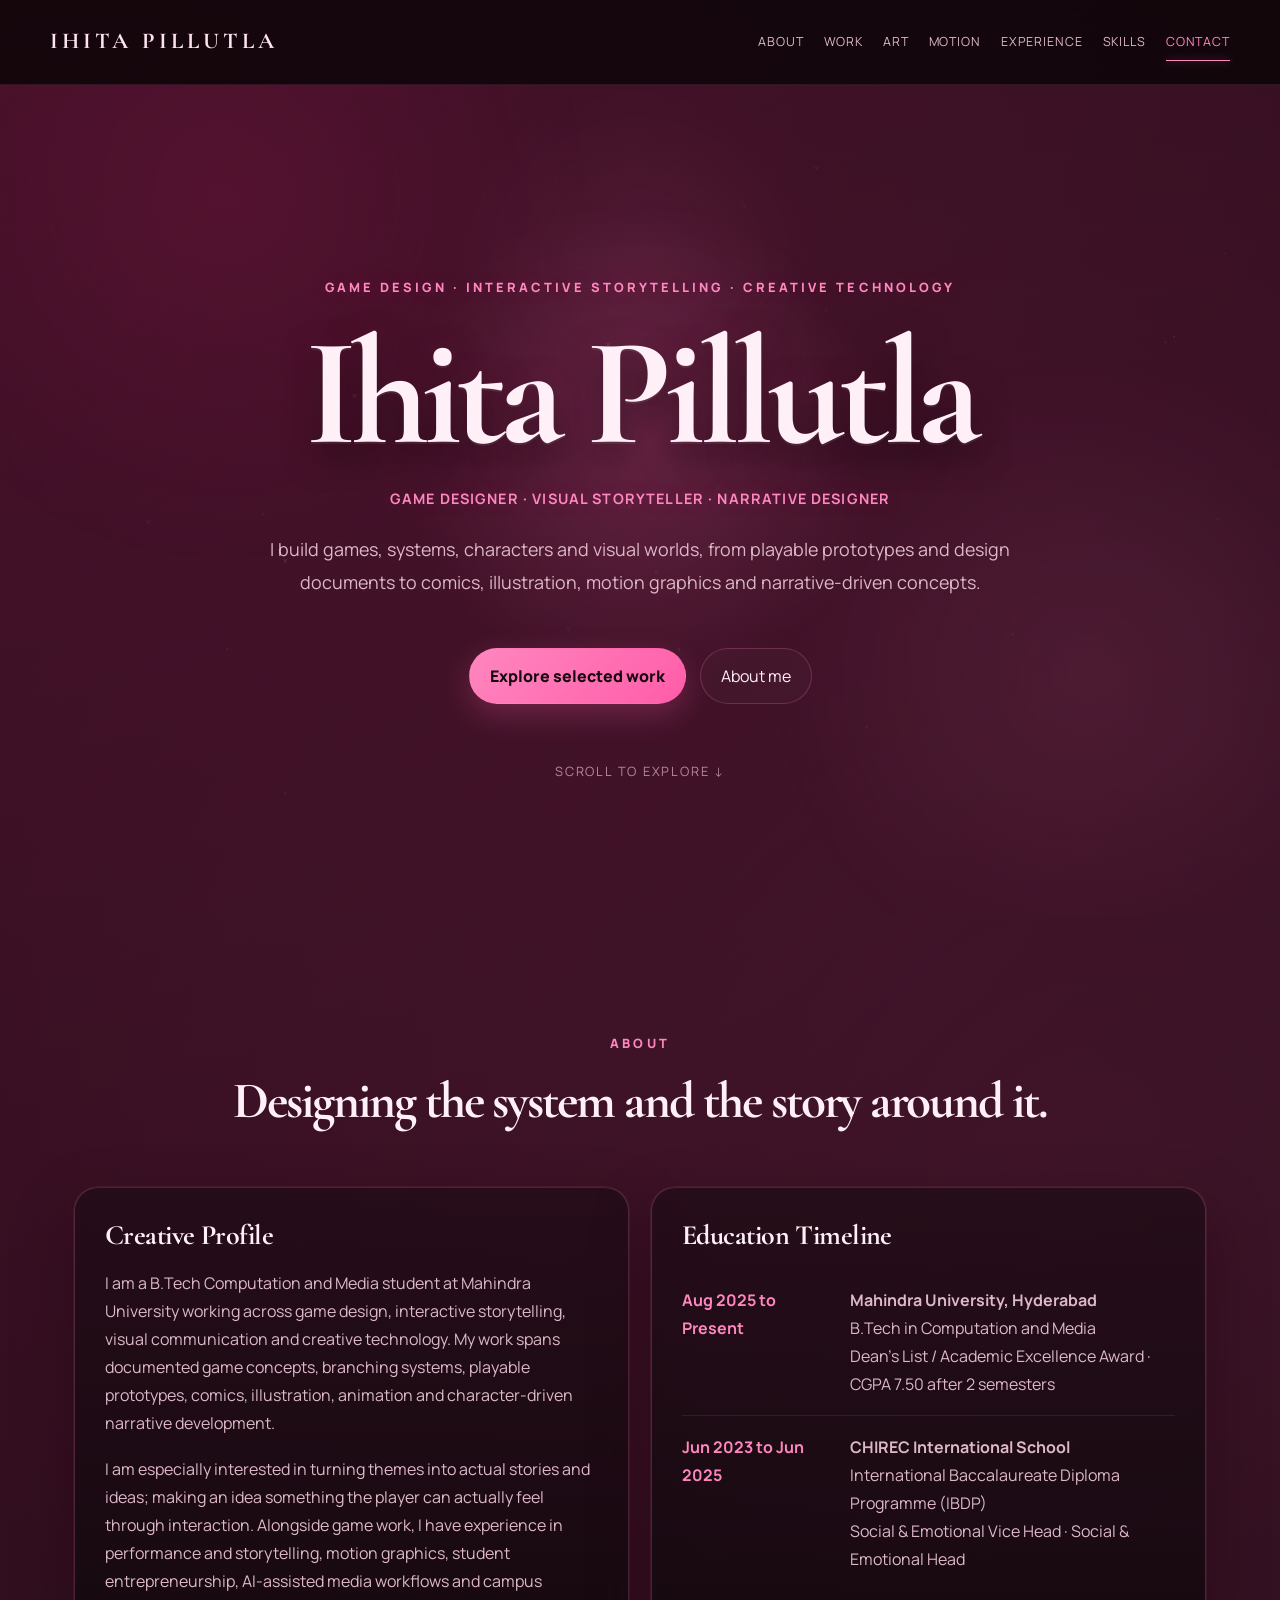
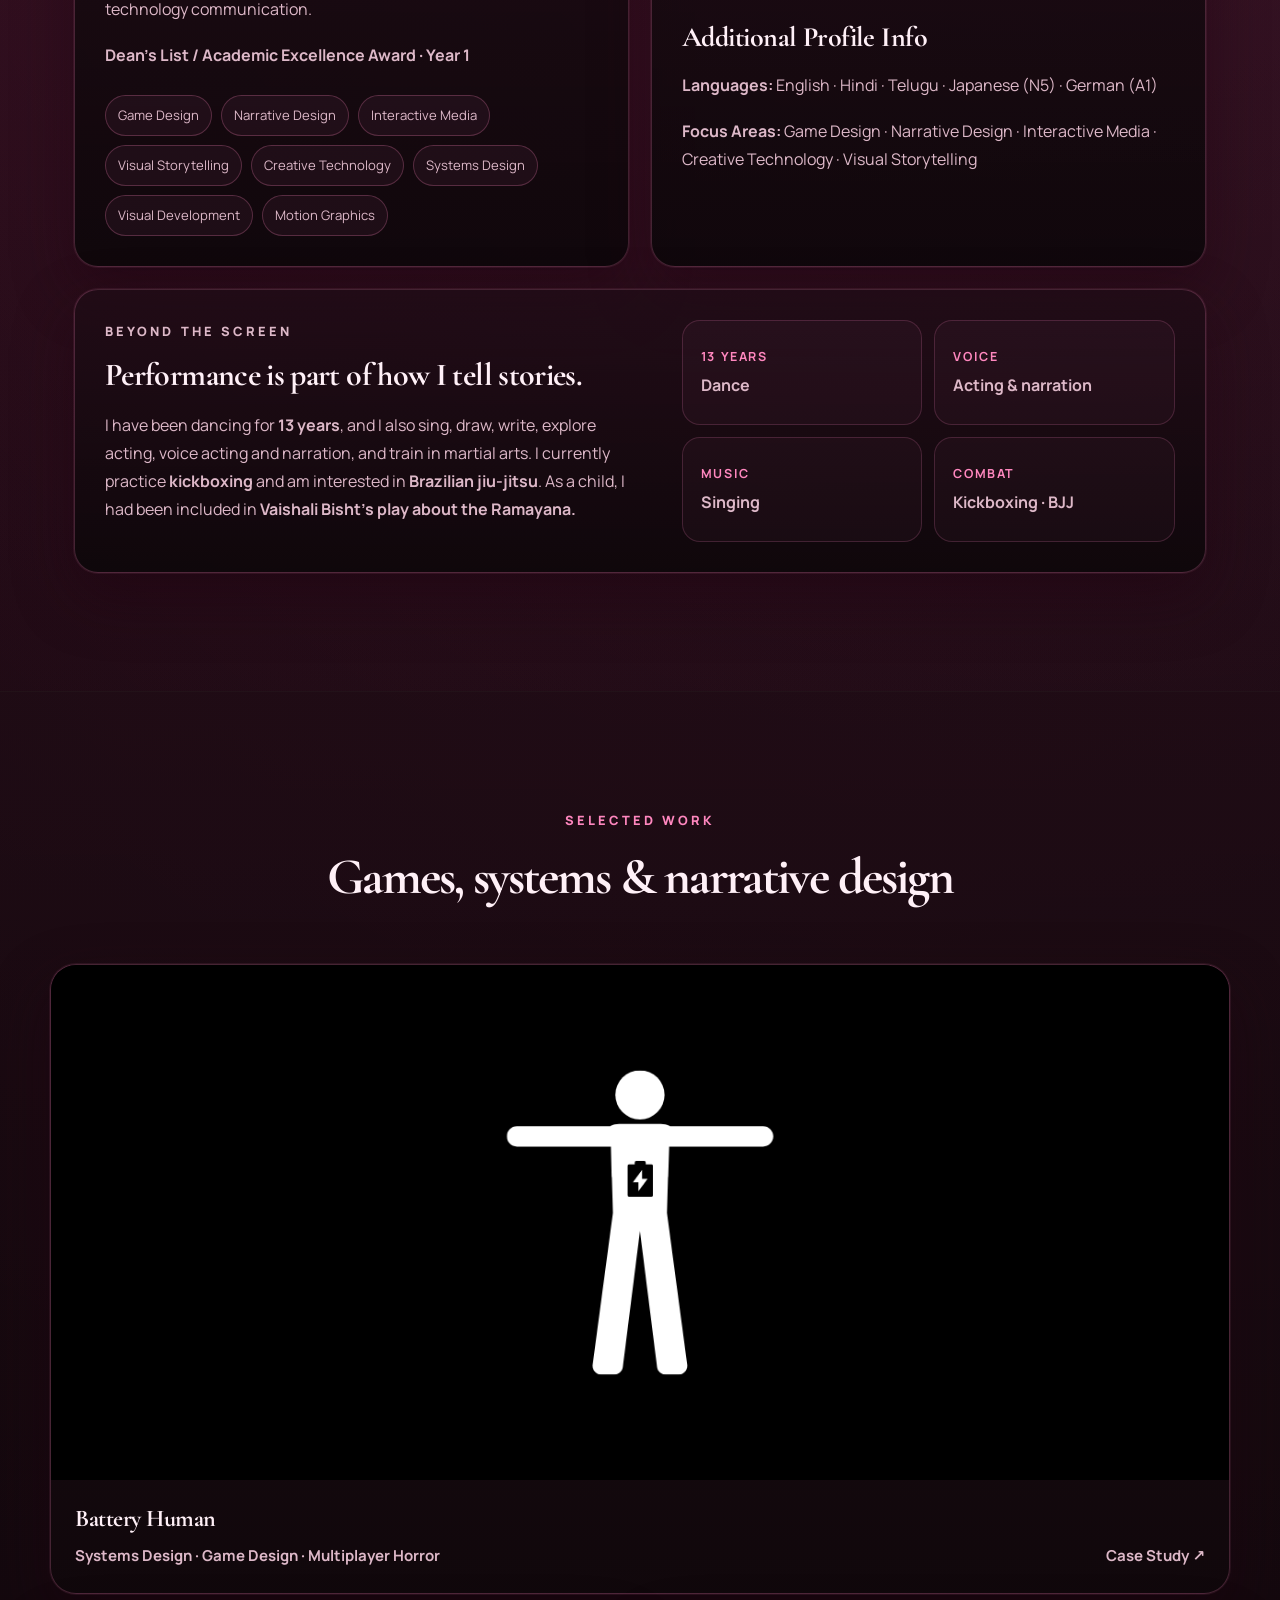
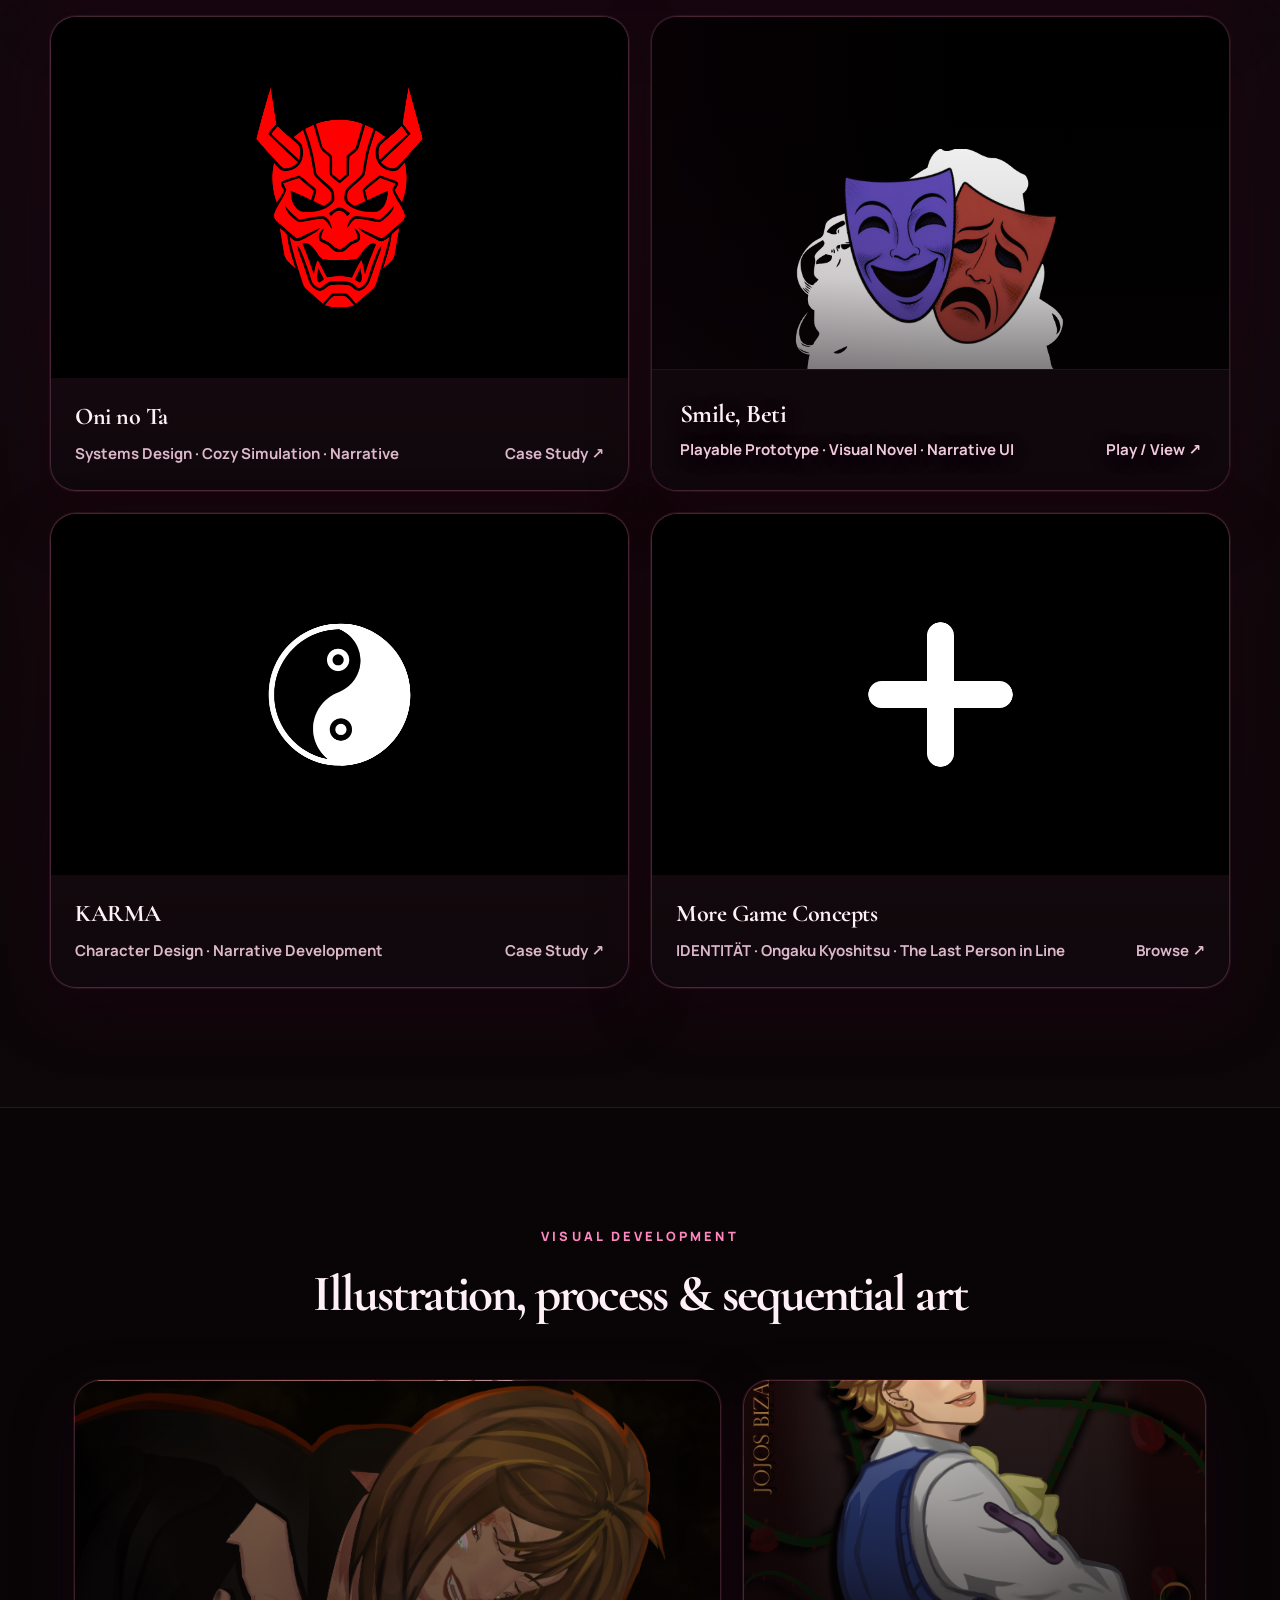
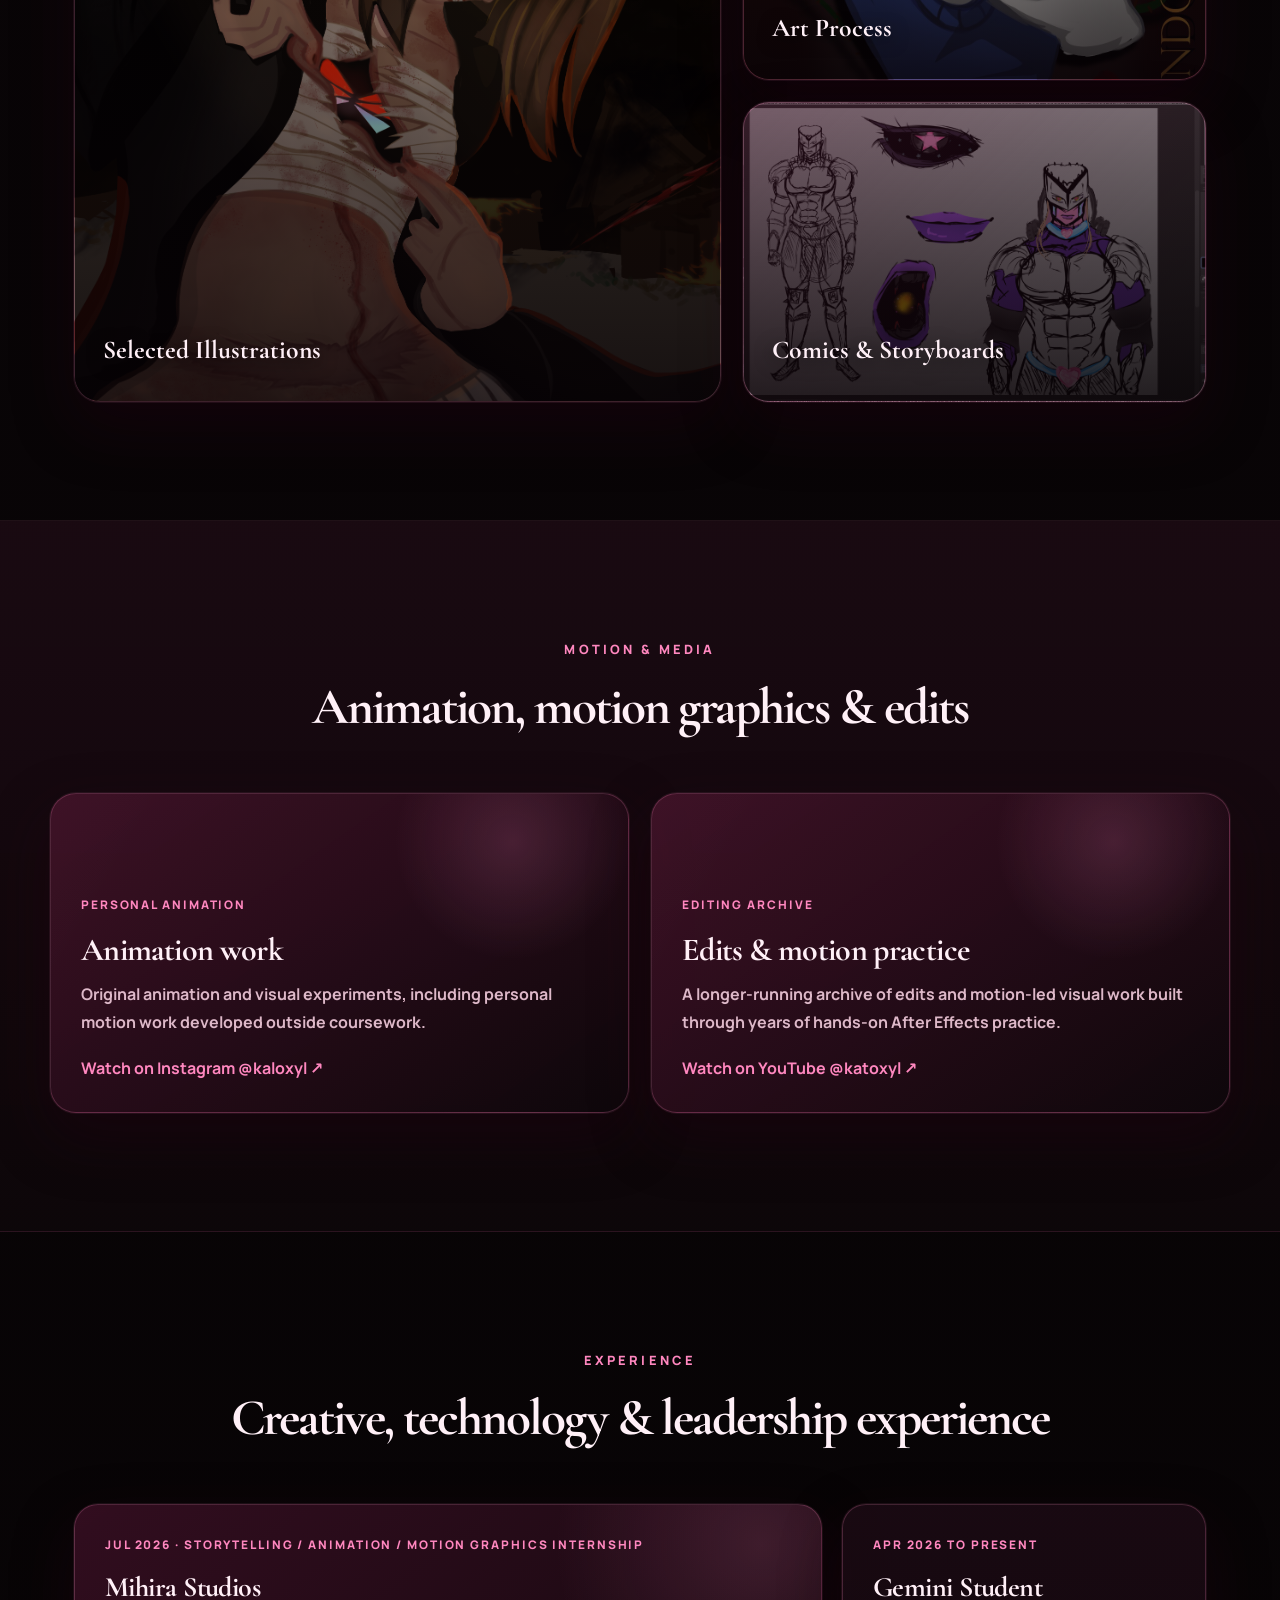
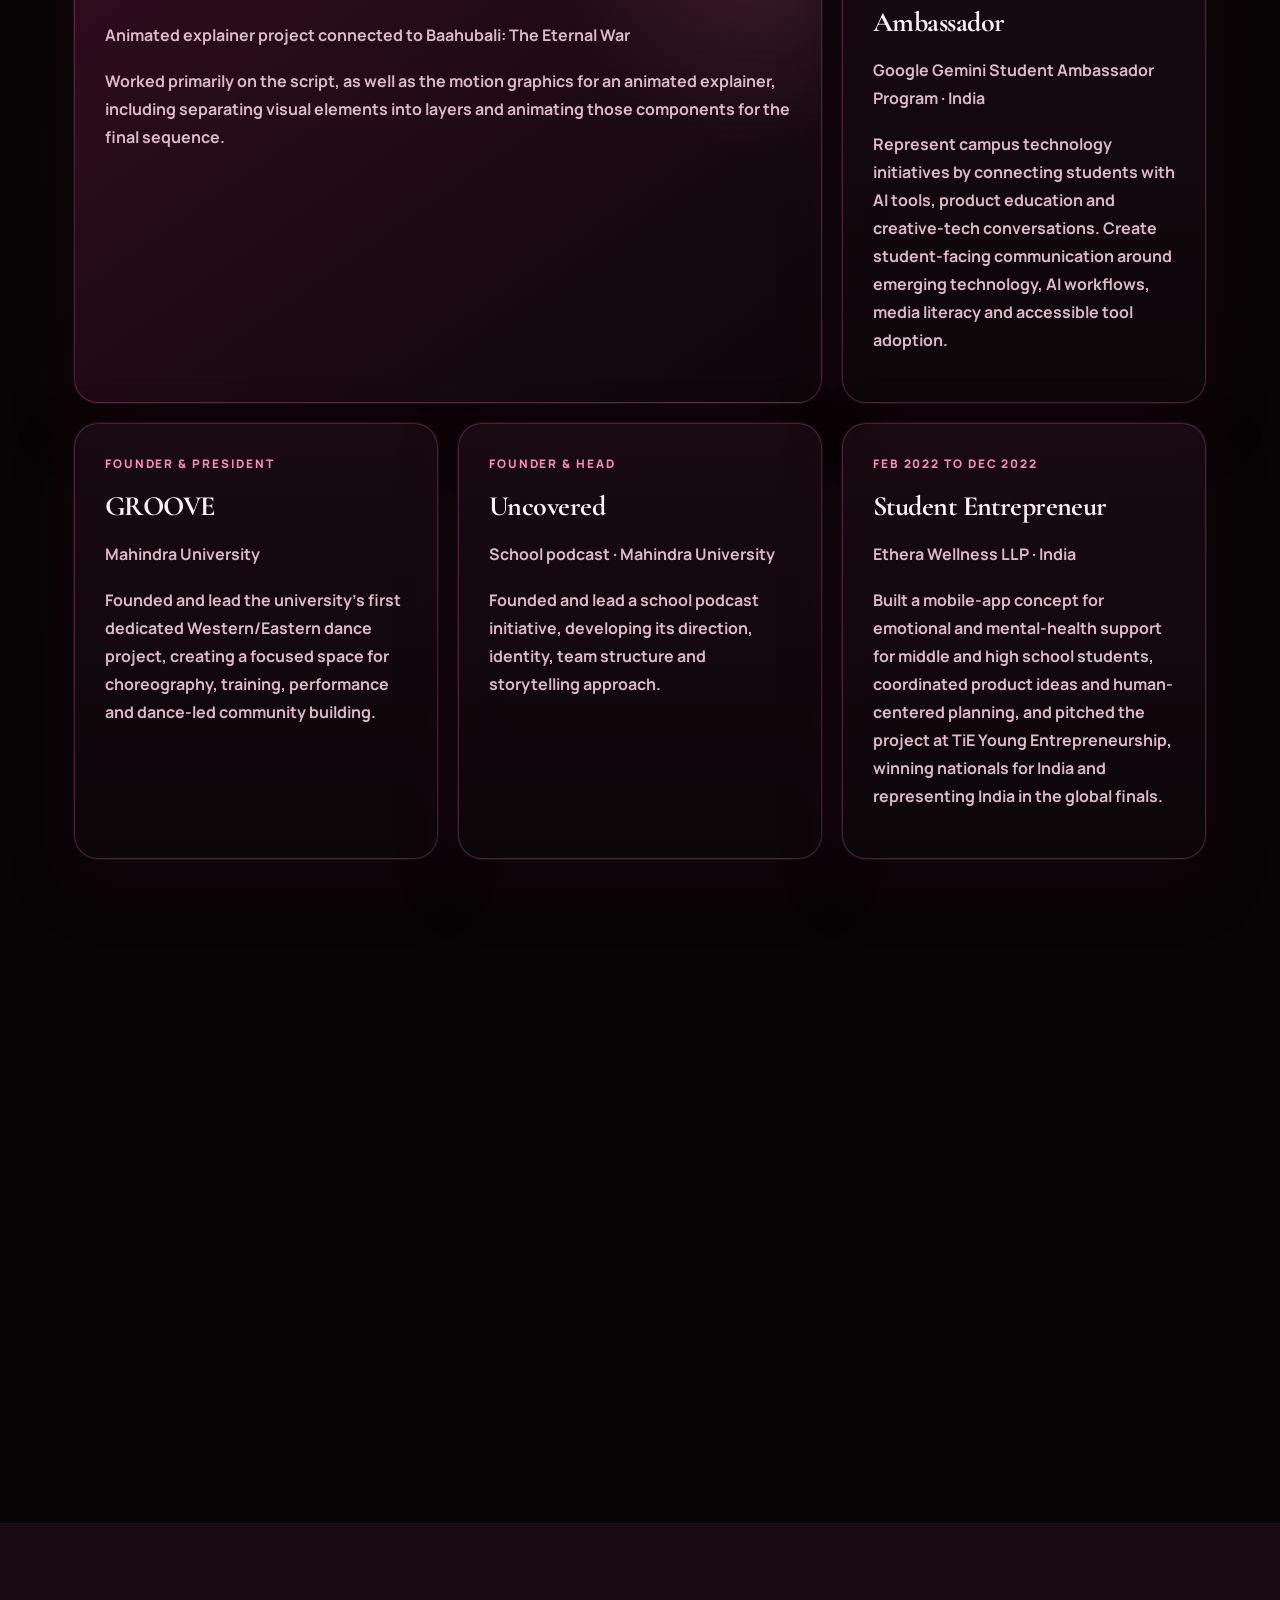
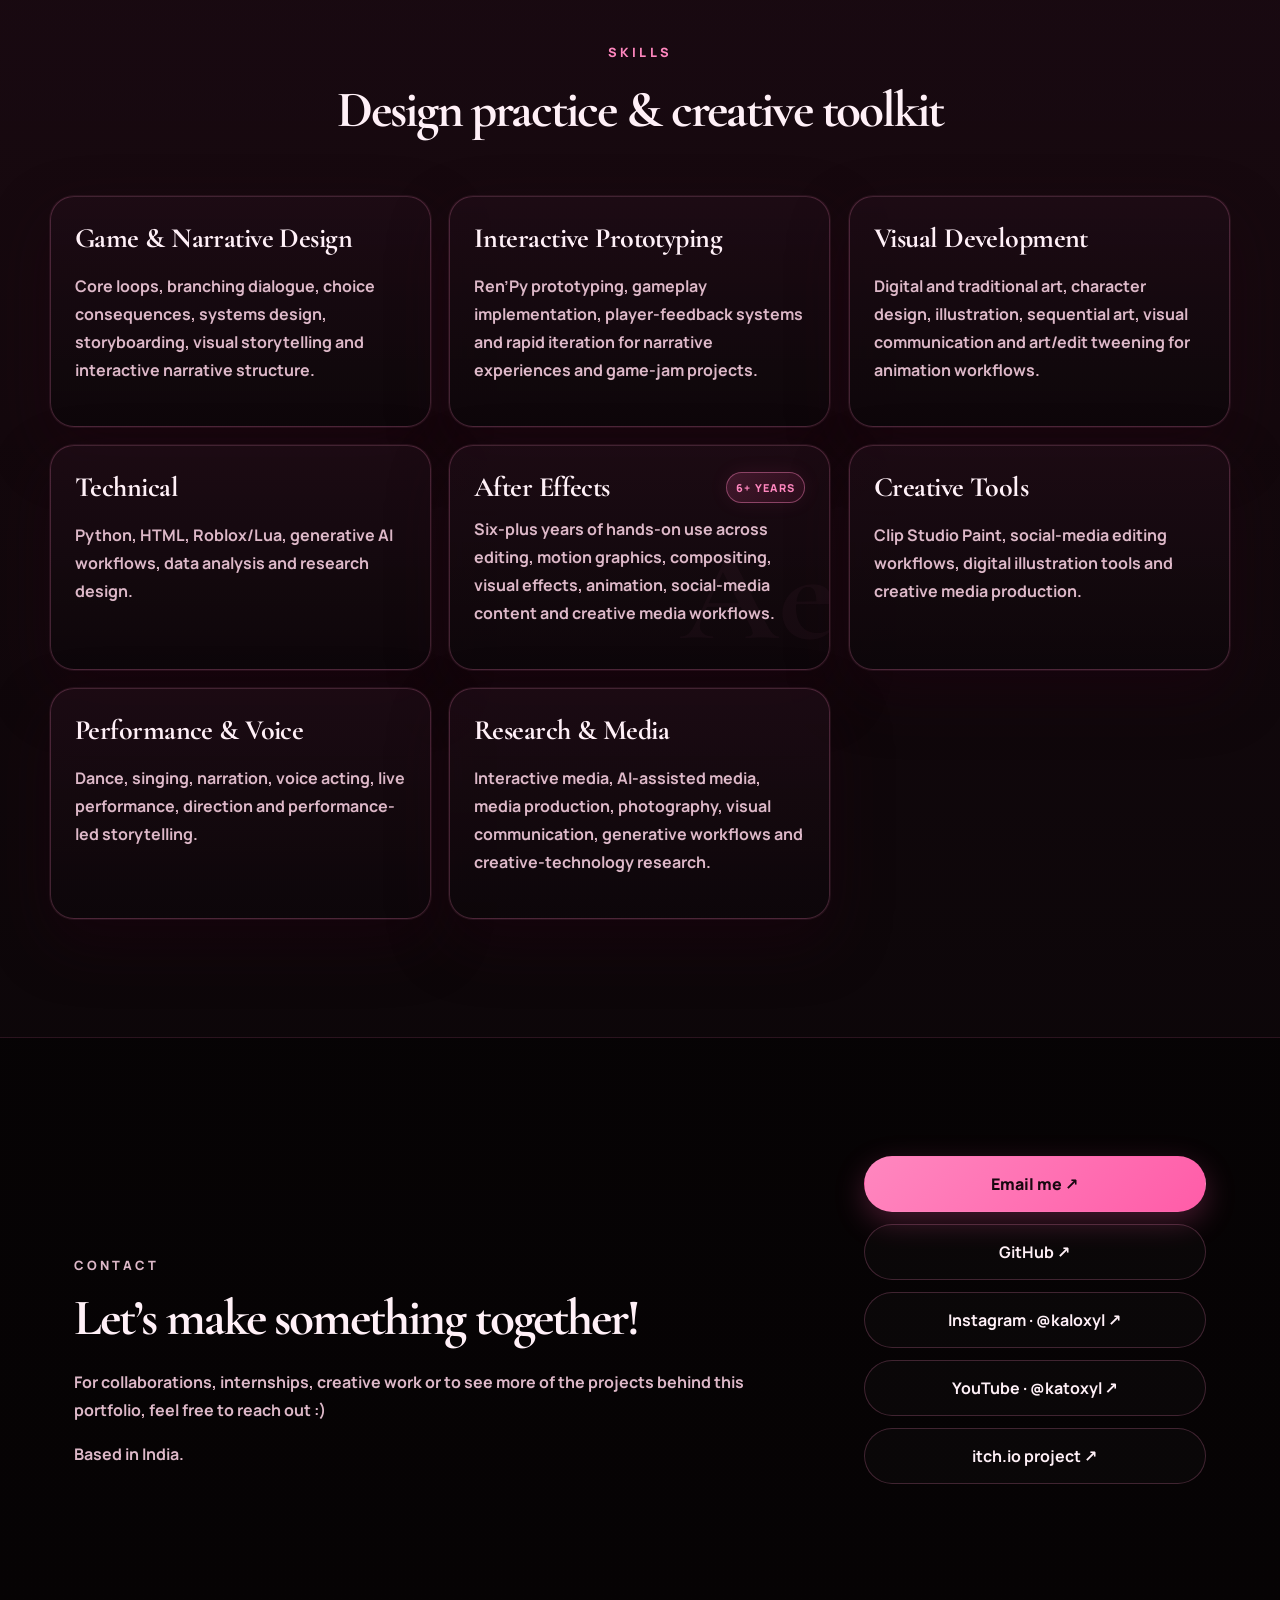
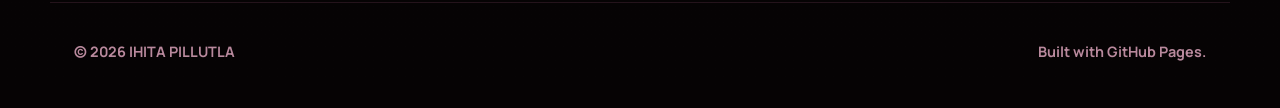
<file: index.html>
<!DOCTYPE html>
<html lang="en">
<head>
  <meta charset="UTF-8" />
  <meta name="viewport" content="width=device-width, initial-scale=1.0" />
  <title>Ihita Pillutla - Portfolio</title>
  <meta name="description" content="Ihita Pillutla's portfolio: game design, systems design, playable prototypes, visual development, motion graphics, comics, and narrative work." />
  <link rel="stylesheet" href="assets/css/style.css" />
  <link rel="stylesheet" href="assets/css/effects.css" />
  <link rel="stylesheet" href="assets/css/portfolio-extras.css" />
</head>
<body>
  <header class="site-header">
    <a class="brand" href="#hero">IHITA PILLUTLA</a>
    <nav>
      <a href="#about">About</a>
      <a href="#work">Work</a>
      <a href="#art">Art</a>
      <a class="nav-extra" href="#motion">Motion</a>
      <a class="nav-extra" href="#experience">Experience</a>
      <a class="nav-extra" href="#skills">Skills</a>
      <a href="#contact">Contact</a>
    </nav>
  </header>

  <main>
    <section id="hero" class="hero hero-home">
      <p class="eyebrow">GAME DESIGN · INTERACTIVE STORYTELLING · CREATIVE TECHNOLOGY</p>
      <h1 class="hero-name">Ihita Pillutla</h1>
      <p class="hero-role">Game Designer · Visual Storyteller · Narrative Designer</p>
      <p class="hero-copy">I build games, systems, characters and visual worlds, from playable prototypes and design documents to comics, illustration, motion graphics and narrative-driven concepts.</p>
      <div class="hero-actions">
        <a class="button primary" href="#work">Explore selected work</a>
        <a class="button secondary" href="#about">About me</a>
      </div>
      <a class="scroll-cue" href="#about">Scroll to explore ↓</a>
    </section>

    <section id="about" class="section">
      <div class="section-heading centered-heading">
        <p class="eyebrow">ABOUT</p>
        <h2>Designing the system and the story around it.</h2>
      </div>

      <div class="profile-grid">
        <article class="profile-card">
          <h3>Creative Profile</h3>
          <p>I am a B.Tech Computation and Media student at Mahindra University working across game design, interactive storytelling, visual communication and creative technology. My work spans documented game concepts, branching systems, playable prototypes, comics, illustration, animation and character-driven narrative development.</p>
          <p>I am especially interested in turning themes into actual stories and ideas; making an idea something the player can actually feel through interaction. Alongside game work, I have experience in performance and storytelling, motion graphics, student entrepreneurship, AI-assisted media workflows and campus technology communication.</p>
          <p><strong>Dean’s List / Academic Excellence Award · Year 1</strong></p>
          <div class="domain-tags">
            <span>Game Design</span>
            <span>Narrative Design</span>
            <span>Interactive Media</span>
            <span>Visual Storytelling</span>
            <span>Creative Technology</span>
            <span>Systems Design</span>
            <span>Visual Development</span>
            <span>Motion Graphics</span>
          </div>
        </article>

        <article class="profile-card">
          <h3>Education Timeline</h3>
          <div class="mini-timeline">
            <div>
              <strong>Aug 2025 to Present</strong>
              <span><b>Mahindra University, Hyderabad</b><br>B.Tech in Computation and Media<br>Dean’s List / Academic Excellence Award · CGPA 7.50 after 2 semesters</span>
            </div>
            <div>
              <strong>Jun 2023 to Jun 2025</strong>
              <span><b>CHIREC International School</b><br>International Baccalaureate Diploma Programme (IBDP)<br>Social & Emotional Vice Head · Social & Emotional Head</span>
            </div>
          </div>
          <h3 style="margin-top:30px;">Additional Profile Info</h3>
          <p><strong>Languages:</strong> English · Hindi · Telugu · Japanese (N5) · German (A1)</p>
          <p><strong>Focus Areas:</strong> Game Design · Narrative Design · Interactive Media · Creative Technology · Visual Storytelling</p>
        </article>
      </div>

      <article class="profile-card personal-card">
        <div>
          <p class="eyebrow">BEYOND THE SCREEN</p>
          <h3>Performance is part of how I tell stories.</h3>
          <p>I have been dancing for <strong>13 years</strong>, and I also sing, draw, write, explore acting, voice acting and narration, and train in martial arts. I currently practice <strong>kickboxing</strong> and am interested in <strong>Brazilian jiu-jitsu</strong>. As a child, I had been included in <strong>Vaishali Bisht's<strong> play about the Ramayana.</p>
        </div>
        <div class="personal-stats">
          <span><b>13 YEARS</b> Dance</span>
          <span><b>VOICE</b> Acting & narration</span>
          <span><b>MUSIC</b> Singing</span>
          <span><b>COMBAT</b> Kickboxing · BJJ</span>
        </div>
      </article>
    </section>

    <section id="work" class="section alt-section">
      <div class="section-heading centered-heading"><p class="eyebrow">SELECTED WORK</p><h2>Games, systems & narrative design</h2></div>
      <div class="project-grid">
        <a class="project-card featured" href="projects/battery-human.html"><div class="project-image placeholder">BATTERY HUMAN</div><div class="project-meta"><div><h3>Battery Human</h3><p>Systems Design · Game Design · Multiplayer Horror</p></div><span>Case Study ↗</span></div></a>
        <a class="project-card" href="projects/oni-no-ta.html"><div class="project-image placeholder">ONI NO TA</div><div class="project-meta"><div><h3>Oni no Ta</h3><p>Systems Design · Cozy Simulation · Narrative</p></div><span>Case Study ↗</span></div></a>
        <a class="project-card image-project-card smile-background" href="projects/smile-beti.html">
          <div class="image-card-overlay">
            <div><h3>Smile, Beti</h3><p>Playable Prototype · Visual Novel · Narrative UI</p></div>
            <span>Play / View ↗</span>
          </div>
        </a>
        <a class="project-card" href="projects/karma.html"><div class="project-image placeholder">KARMA</div><div class="project-meta"><div><h3>KARMA</h3><p>Character Design · Narrative Development</p></div><span>Case Study ↗</span></div></a>
        <a class="project-card" href="projects/more-concepts.html"><div class="project-image placeholder">MORE CONCEPTS</div><div class="project-meta"><div><h3>More Game Concepts</h3><p>IDENTITÄT · Ongaku Kyoshitsu · The Last Person in Line</p></div><span>Browse ↗</span></div></a>
      </div>
    </section>

    <section id="art" class="section">
      <div class="section-heading centered-heading"><p class="eyebrow">VISUAL DEVELOPMENT</p><h2>Illustration, process & sequential art</h2></div>
      <div class="art-grid">
        <a class="art-tile wide" href="projects/digital-art.html"><span>Selected Illustrations</span></a>
        <a class="art-tile" href="projects/process.html"><span>Art Process</span></a>
        <a class="art-tile" href="projects/comics.html"><span>Comics & Storyboards</span></a>
      </div>
    </section>

    <section id="motion" class="section alt-section">
      <div class="section-heading centered-heading"><p class="eyebrow">MOTION & MEDIA</p><h2>Animation, motion graphics & edits</h2></div>
      <div class="motion-grid">
        <a class="motion-card" href="https://www.instagram.com/kaloxyl/" target="_blank" rel="noreferrer">
          <p class="experience-label">PERSONAL ANIMATION</p>
          <h3>Animation work</h3>
          <p>Original animation and visual experiments, including personal motion work developed outside coursework.</p>
          <span>Watch on Instagram @kaloxyl ↗</span>
        </a>
        <a class="motion-card" href="https://www.youtube.com/@katoxyl" target="_blank" rel="noreferrer">
          <p class="experience-label">EDITING ARCHIVE</p>
          <h3>Edits & motion practice</h3>
          <p>A longer-running archive of edits and motion-led visual work built through years of hands-on After Effects practice.</p>
          <span>Watch on YouTube @katoxyl ↗</span>
        </a>
      </div>
    </section>

    <section id="experience" class="section">
      <div class="section-heading centered-heading"><p class="eyebrow">EXPERIENCE</p><h2>Creative, technology & leadership experience</h2></div>
      <div class="experience-grid">
        <article class="experience-card featured-experience">
          <p class="experience-label">JUL 2026 · STORYTELLING / ANIMATION / MOTION GRAPHICS INTERNSHIP</p>
          <h3>Mihira Studios</h3>
          <p><strong>Animated explainer project connected to Baahubali: The Eternal War</strong></p>
          <p>Worked primarily on the script, as well as the motion graphics for an animated explainer, including separating visual elements into layers and animating those components for the final sequence.</p>
        </article>

        <article class="experience-card">
          <p class="experience-label">APR 2026 to PRESENT</p>
          <h3>Gemini Student Ambassador</h3>
          <p><strong>Google Gemini Student Ambassador Program · India</strong></p>
          <p>Represent campus technology initiatives by connecting students with AI tools, product education and creative-tech conversations. Create student-facing communication around emerging technology, AI workflows, media literacy and accessible tool adoption.</p>
        </article>

        <article class="experience-card">
          <p class="experience-label">FOUNDER & PRESIDENT</p>
          <h3>GROOVE</h3>
          <p><strong>Mahindra University</strong></p>
          <p>Founded and lead the university’s first dedicated Western/Eastern dance project, creating a focused space for choreography, training, performance and dance-led community building.</p>
        </article>

        <article class="experience-card">
          <p class="experience-label">FOUNDER & HEAD</p>
          <h3>Uncovered</h3>
          <p><strong>School podcast · Mahindra University</strong></p>
          <p>Founded and lead a school podcast initiative, developing its direction, identity, team structure and storytelling approach.</p>
        </article>

        <article class="experience-card">
          <p class="experience-label">FEB 2022 to DEC 2022</p>
          <h3>Student Entrepreneur</h3>
          <p><strong>Ethera Wellness LLP · India</strong></p>
          <p>Built a mobile-app concept for emotional and mental-health support for middle and high school students, coordinated product ideas and human-centered planning, and pitched the project at TiE Young Entrepreneurship, winning nationals for India and representing India in the global finals.</p>
        </article>

        <article class="experience-card">
          <p class="experience-label">NOV 2025</p>
          <h3>University Festival Theatre Play</h3>
          <p><strong>Mahindra University · Roots Festival</strong></p>
          <p>Wrote the script, directed the production, managed stage flow and guided the overall storytelling approach. Performed as the lead narrator, “The Fortune Teller,” while coordinating rehearsals, scene transitions and actor direction.</p>
        </article>

        <article class="experience-card">
          <p class="experience-label">MAY 2026</p>
          <h3>Entrepreneurship | University Winner</h3>
          <p><strong>La Trobe × Cisco AI Urban Challenge</strong></p>
          <p>Selected as one of 10 university teams from across India to attend the national finals at the Australian High Commission in New Delhi. Helped lead the team’s response to high-risk crises in informal settlements, contributing to the problem framing and a rounded demo solution focused on making fragmented urban-risk information easier to understand and act on.</p>
        </article>
      </div>
    </section>

    <section id="skills" class="section alt-section">
      <div class="section-heading centered-heading"><p class="eyebrow">SKILLS</p><h2>Design practice & creative toolkit</h2></div>
      <div class="skills-grid">
        <article class="skill-card"><h3>Game & Narrative Design</h3><p>Core loops, branching dialogue, choice consequences, systems design, storyboarding, visual storytelling and interactive narrative structure.</p></article>
        <article class="skill-card"><h3>Interactive Prototyping</h3><p>Ren’Py prototyping, gameplay implementation, player-feedback systems and rapid iteration for narrative experiences and game-jam projects.</p></article>
        <article class="skill-card"><h3>Visual Development</h3><p>Digital and traditional art, character design, illustration, sequential art, visual communication and art/edit tweening for animation workflows.</p></article>
        <article class="skill-card"><h3>Technical</h3><p>Python, HTML, Roblox/Lua, generative AI workflows, data analysis and research design.</p></article>
        <article class="skill-card ae-card"><div class="skill-topline"><h3>After Effects</h3><span class="skill-badge">6+ YEARS</span></div><p>Six-plus years of hands-on use across editing, motion graphics, compositing, visual effects, animation, social-media content and creative media workflows.</p></article>
        <article class="skill-card"><h3>Creative Tools</h3><p>Clip Studio Paint, social-media editing workflows, digital illustration tools and creative media production.</p></article>
        <article class="skill-card"><h3>Performance & Voice</h3><p>Dance, singing, narration, voice acting, live performance, direction and performance-led storytelling.</p></article>
        <article class="skill-card"><h3>Research & Media</h3><p>Interactive media, AI-assisted media, media production, photography, visual communication, generative workflows and creative-technology research.</p></article>
      </div>
    </section>

    <section id="contact" class="section contact-section">
      <div class="contact-panel">
        <div>
          <p class="eyebrow">CONTACT</p>
          <h2>Let’s make something together!</h2>
          <p>For collaborations, internships, creative work or to see more of the projects behind this portfolio, feel free to reach out :)</p>
          <p><strong>Based in India.</strong></p>
        </div>
        <div class="contact-links">
          <a class="button primary" href="mailto:sc25ucom015@mahindrauniversity.edu.in">Email me ↗</a>
          <a class="button secondary" href="https://github.com/IhitaPillutla" target="_blank" rel="noreferrer">GitHub ↗</a>
          <a class="button secondary" href="https://www.instagram.com/kaloxyl/" target="_blank" rel="noreferrer">Instagram · @kaloxyl ↗</a>
          <a class="button secondary" href="https://www.youtube.com/@katoxyl" target="_blank" rel="noreferrer">YouTube · @katoxyl ↗</a>
          <a class="button secondary" href="https://itch.io/jam/gdai-women-game-jam-2026/rate/4513944" target="_blank" rel="noreferrer">itch.io project ↗</a>
        </div>
      </div>
    </section>
  </main>

  <footer><p>© 2026 IHITA PILLUTLA</p><p>Built with GitHub Pages.</p></footer>
  <script src="assets/js/main.js"></script>
</body>
</html>
</file>
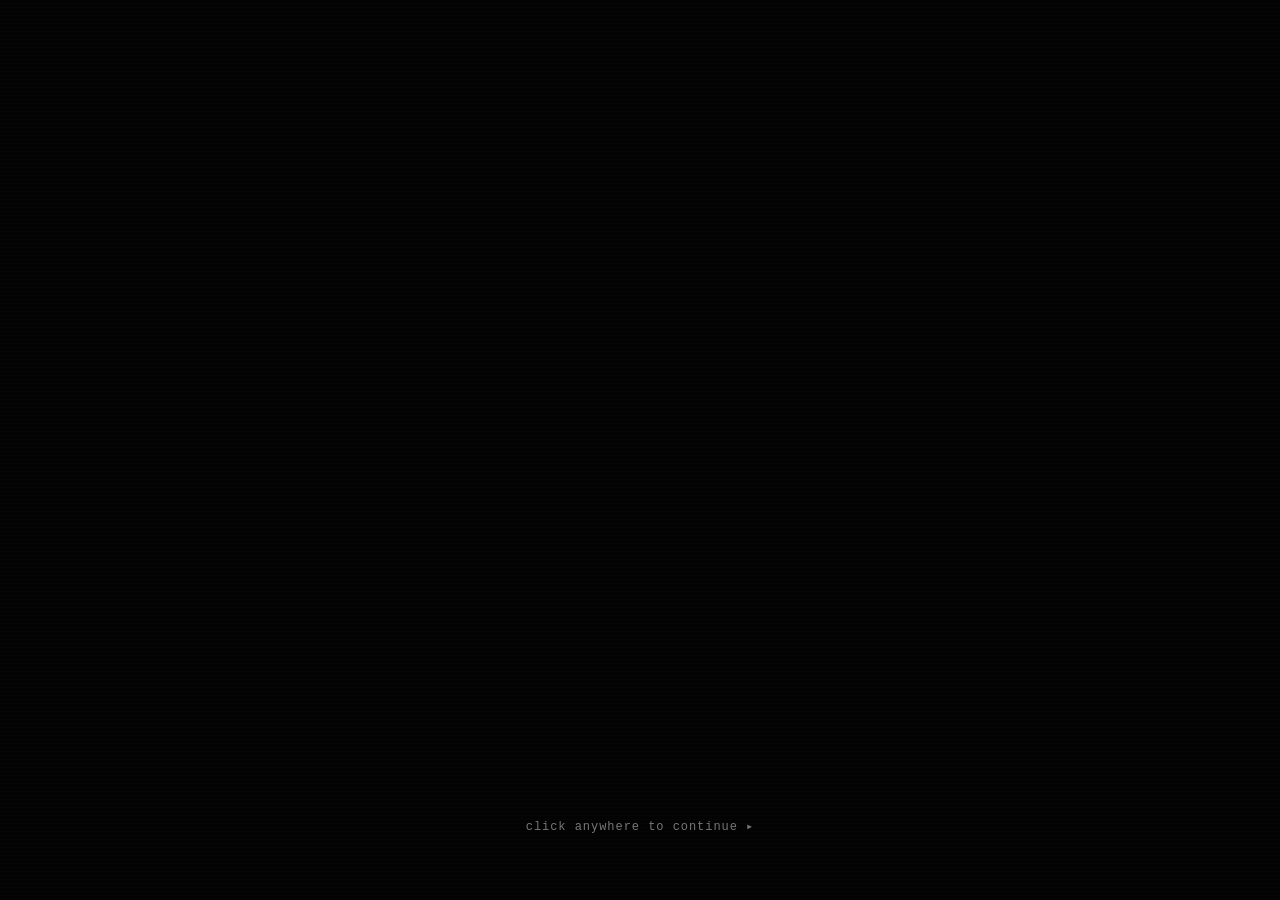
<file: inkspire/index.html>
<!DOCTYPE html>
<html lang="en">
<head>
  <meta charset="UTF-8" />
  <meta name="viewport" content="width=device-width, initial-scale=1.0" />
  <meta name="theme-color" content="#171717" />
  <title>InkSpire — First Day</title>
  <meta name="description" content="InkSpire is a gamified professional-writing experience set inside a suspiciously hostile office." />
  <link rel="stylesheet" href="styles.css" />
</head>
<body>
  <div id="app">
    <section id="intro" class="scene scene-black active cinematic" aria-live="polite">
      <div class="scanlines"></div>
      <div class="cinematic-stage"><p id="introText" class="cinematic-line"></p></div>
      <div id="objectiveToast" class="toast hidden">OBJECTIVES ADDED!</div>
      <p class="click-hint">click anywhere to continue ▸</p>
    </section>

    <section id="workspace" class="scene workspace hidden">
      <div class="app-window">
        <header class="titlebar">
          <div class="window-title"><span class="app-icon">▤</span><span>InkSpire WorkPad</span></div>
          <div class="window-status"><span id="shiftClock">09:03</span><span class="hr-online">● HR ONLINE</span></div>
        </header>

        <nav class="menu-bar" aria-label="Application menu"><span>File</span><span>Edit</span><span>View</span><span>Help</span></nav>
        <div id="taskTabs" class="tab-bar" aria-label="Project tabs"></div>

        <main class="work-area">
          <aside class="context-sidebar">
            <div class="sidebar-title">SETUP &amp; CONTEXT</div>
            <section class="context-block"><small>PRIMARY PURPOSE</small><p id="ctxPurpose"></p></section>
            <section class="context-block"><small>TARGET READER</small><p id="ctxReader"></p></section>
            <section class="context-block"><small>YOUR ROLE</small><p id="ctxRole"></p></section>
            <section class="context-block"><small>CONSTRAINTS</small><div id="ctxConstraints" class="constraint-chips"></div></section>
            <section class="context-block"><small>REFERENCE NOTES</small><ul id="ctxNotes" class="context-notes"></ul></section>

            <div class="sidebar-title rubric-title">LIVE CRITERIA</div>
            <div id="criteriaList" class="criteria-list"></div>
          </aside>

          <section class="document-pane">
            <div class="task-heading">
              <div><span id="taskType" class="task-kicker"></span><h1 id="taskTitle"></h1></div>
              <div class="task-value"><span>AVAILABLE</span><strong id="taskMax">0 pts</strong></div>
            </div>
            <p id="taskBrief" class="task-brief"></p>

            <div class="editor-shell">
              <div class="editor-toolbar"><span id="fileName">untitled.txt</span><span id="taskTimer">00:00</span></div>
              <div id="draftInput" class="text-editor" contenteditable="plaintext-only" role="textbox" aria-multiline="true" spellcheck="true" data-placeholder="Start typing..."></div>
              <div class="editor-status">
                <span id="lineStatus">Ln 1, Col 1</span>
                <span id="charStatus">0 characters</span>
                <span id="wordStatus">0 words</span>
                <span>Plain text</span>
                <span>UTF-8</span>
              </div>
            </div>

            <div class="diagnostics-row">
              <div class="diagnostic-key"><span class="key spelling"></span> spelling</div>
              <div class="diagnostic-key"><span class="key informal"></span> informal / risky tone</div>
              <div class="diagnostic-key"><span class="key clarity"></span> wordy / unclear</div>
              <div id="diagnosticMessage" class="diagnostic-message">No issues yet.</div>
            </div>

            <div class="bottom-actions">
              <div class="score-preview"><small>LIVE TASK SCORE</small><strong id="livePotential">0 / 0</strong></div>
              <div id="feedback" class="feedback hidden"></div>
              <button id="submitTask" class="primary-btn">FILE TASK ✓</button>
              <button id="endShift" class="primary-btn hidden">END SHIFT ▸</button>
            </div>
          </section>

          <aside class="sparky-sidebar">
            <div class="sparky-title">SPARKY // LIVE REVIEW</div>
            <div class="sparky-screen"><div id="sparkyFace" class="sparky-face">😐</div><div class="camera-noise"></div></div>
            <p id="sparkyComment" class="sparky-comment">“I'm reading. Keep going.”</p>
            <div class="reading-card"><small>JUST READ</small><strong id="readingWord">—</strong><span id="wordCount">0 words</span></div>
            <div id="issueChips" class="issue-chips"></div>
            <div class="performance-card"><small>SHIFT SCORE</small><strong><span id="score">0</span><em>/100</em></strong><span id="progressCount">0/5 filed</span></div>
            <div class="lunch-lock">🔒 LUNCH ACCESS <strong id="lunchState">LOCKED</strong></div>
          </aside>
        </main>
      </div>
    </section>

    <section id="ending" class="scene scene-black hidden cinematic" aria-live="polite">
      <div class="scanlines"></div>
      <div class="ending-score">END OF SHIFT · <span id="finalScore">0 / 100</span></div>
      <div class="cinematic-stage"><p id="endingText" class="cinematic-line"></p></div>
      <p id="endingHint" class="click-hint">click anywhere to continue ▸</p>
      <button id="restart" class="restart-btn hidden">CLOCK IN AGAIN ↻</button>
    </section>
  </div>
  <script src="game.js"></script>
</body>
</html>
</file>
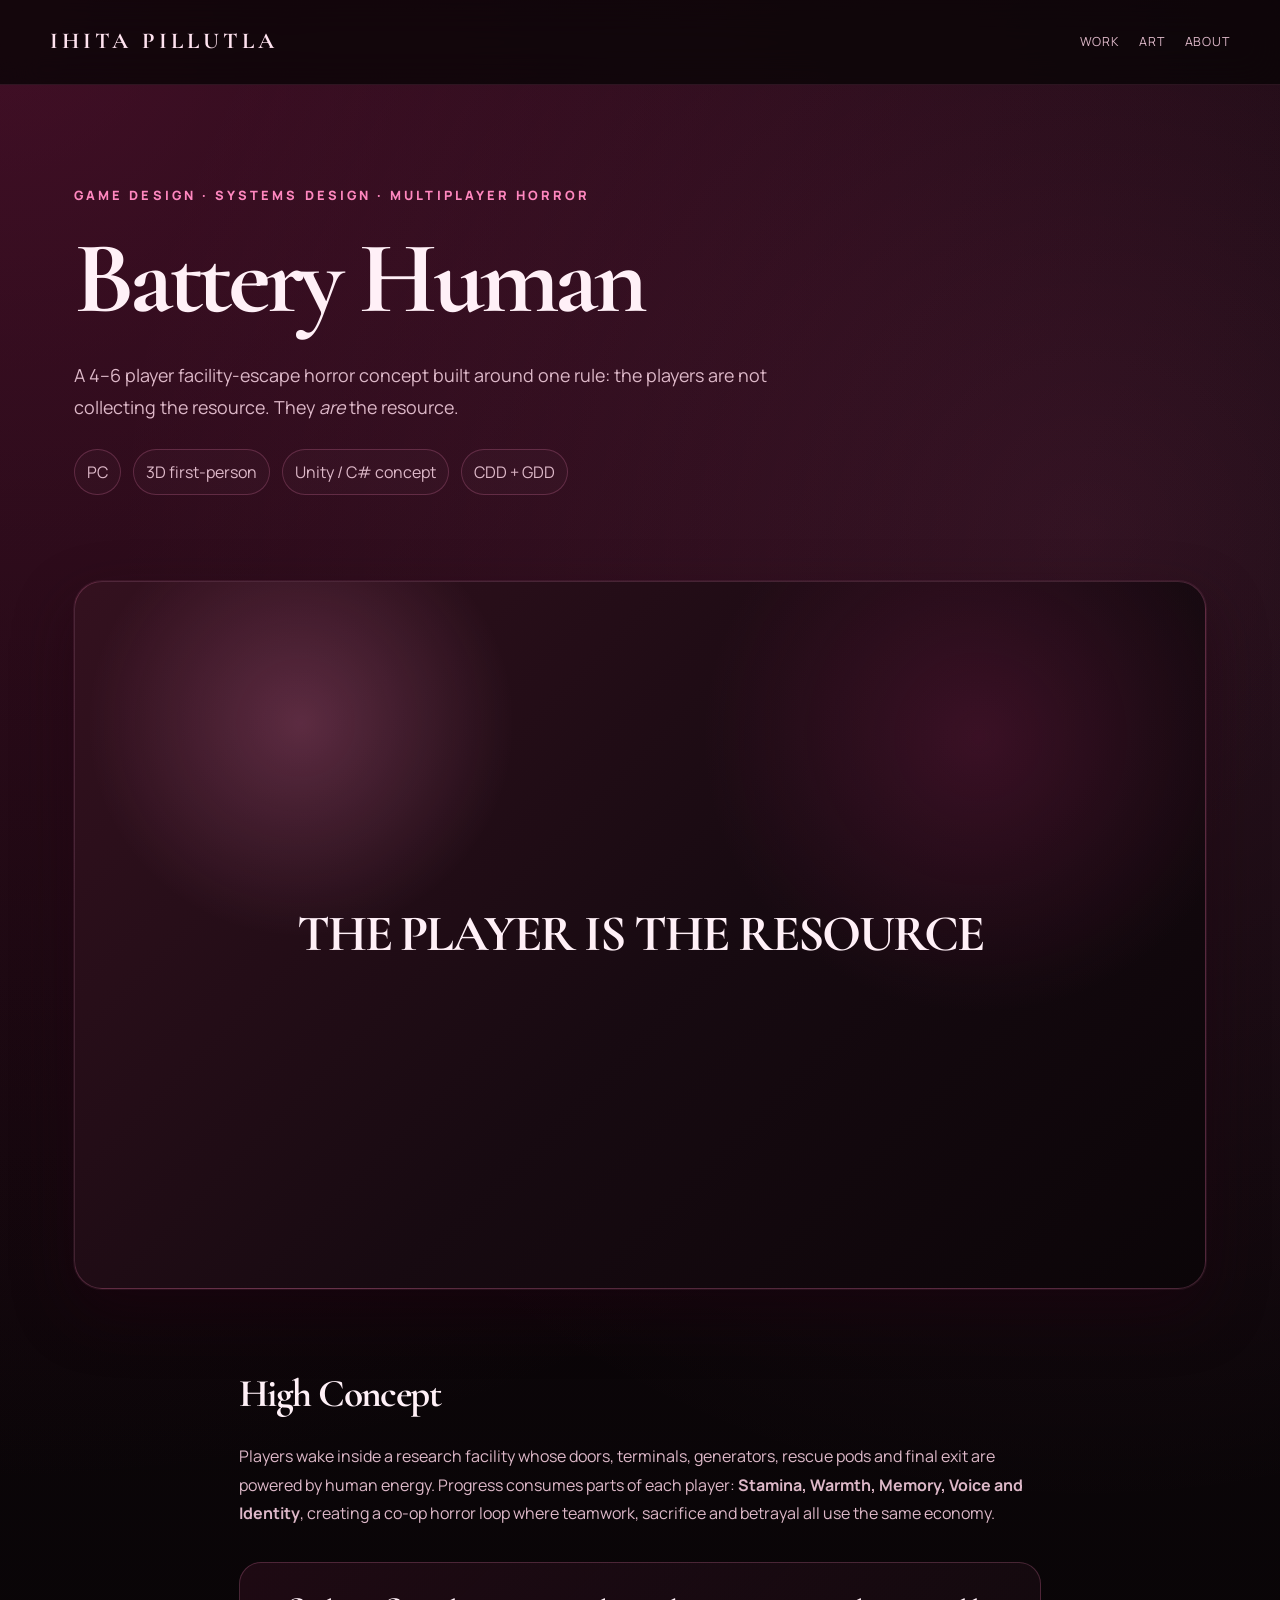
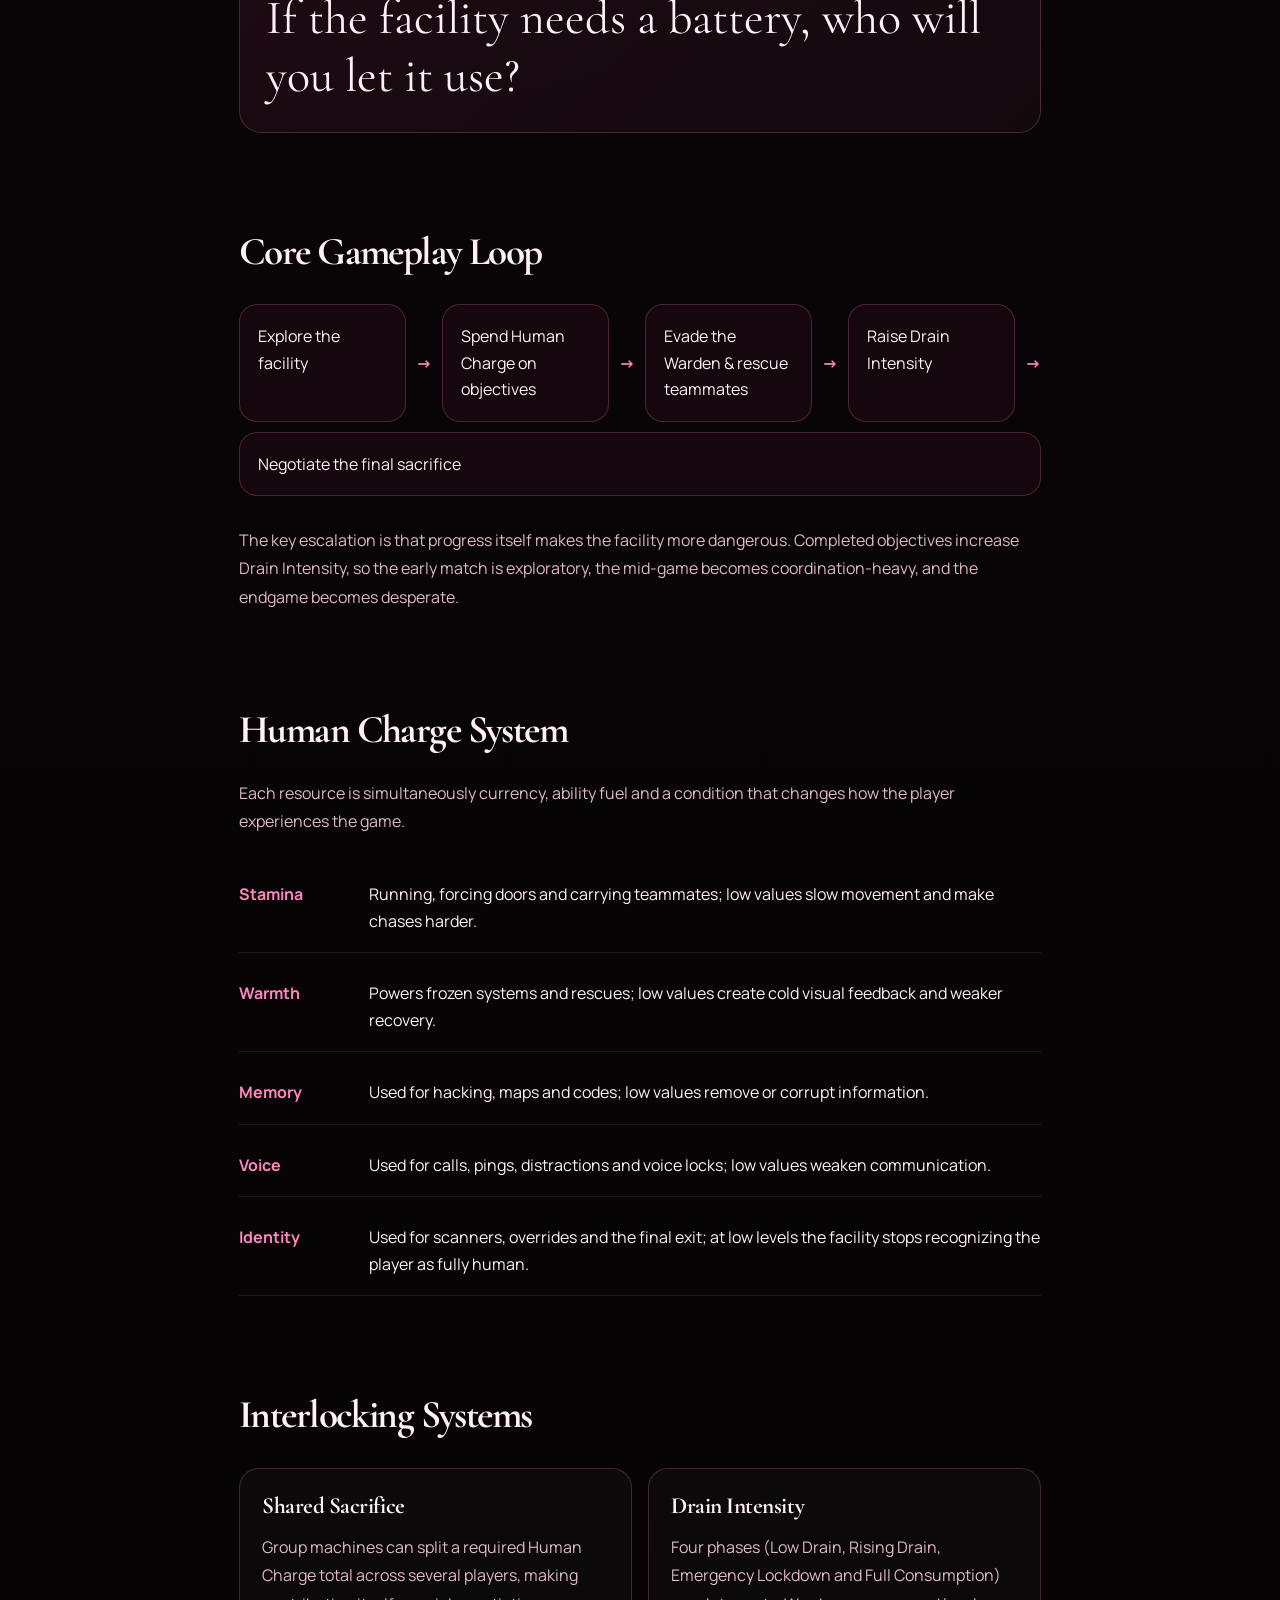
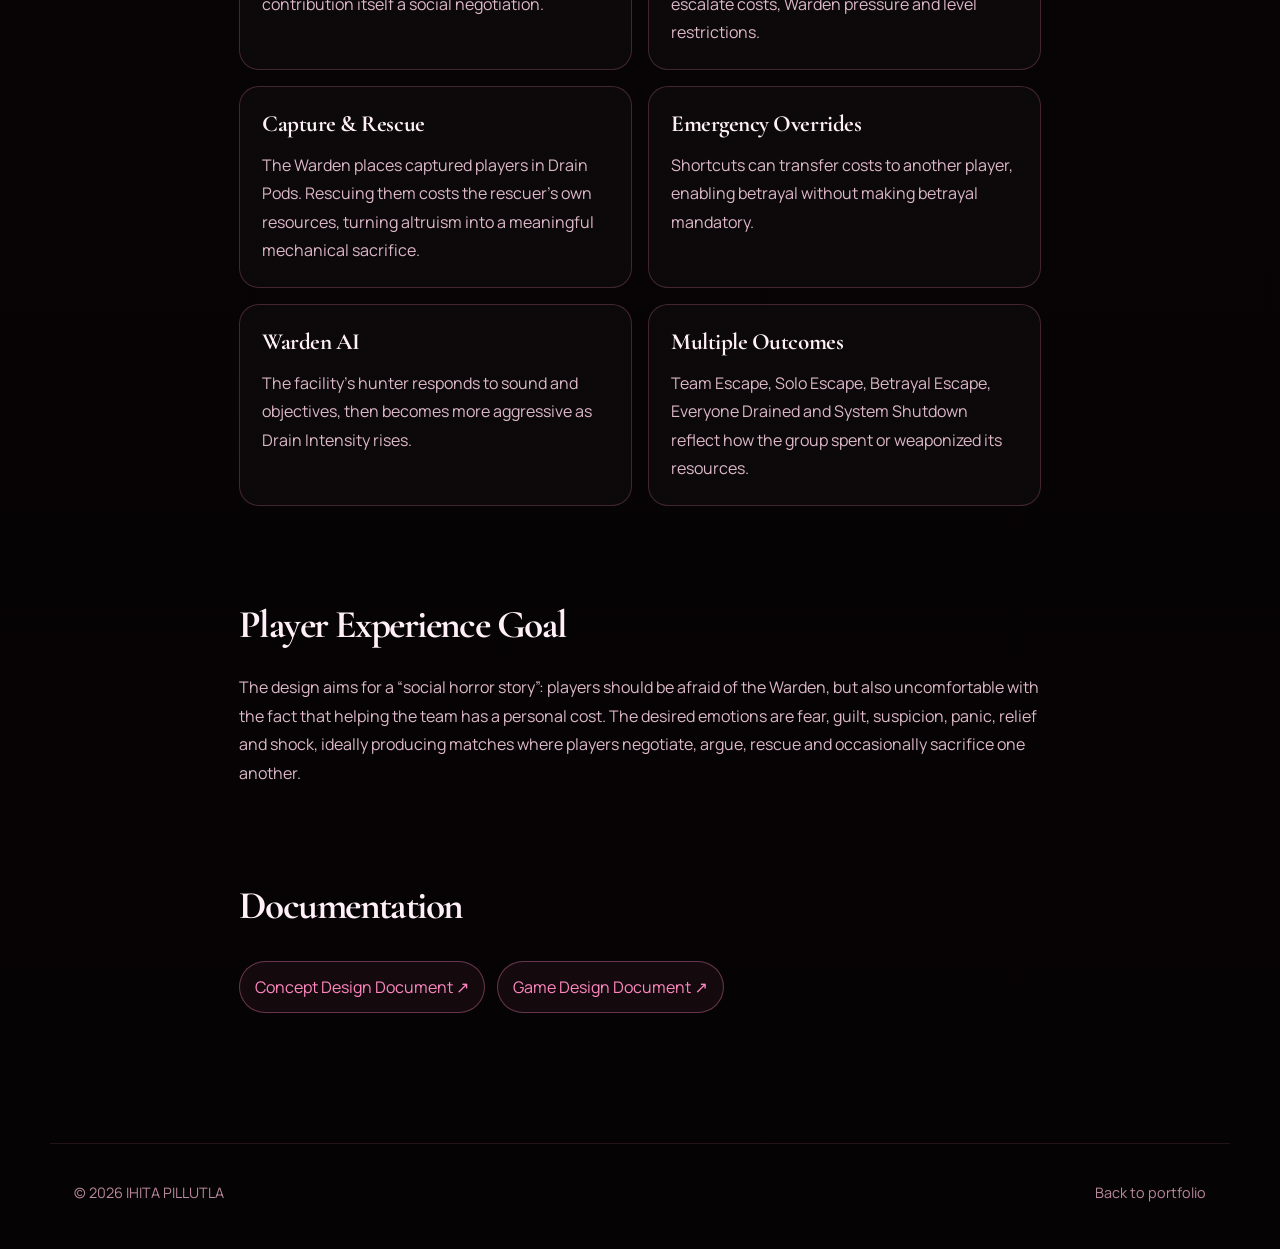
<file: projects/battery-human.html>
<!DOCTYPE html>
<html lang="en"><head><meta charset="UTF-8"><meta name="viewport" content="width=device-width,initial-scale=1.0"><title>Battery Human | Omnipi</title><link rel="stylesheet" href="../assets/css/style.css"></head>
<body><header class="site-header"><a class="brand" href="../index.html">OMNIPI</a><nav><a href="../index.html#work">Work</a><a href="../index.html#art">Art</a><a href="../index.html#about">About</a></nav></header>
<main><section class="case-hero"><p class="eyebrow">Game Design · Systems Design · Multiplayer Horror</p><h1>Battery Human</h1><p class="hero-copy">A 4–6 player facility-escape horror concept built around one rule: the players are not collecting the resource. They <em>are</em> the resource.</p><div class="case-meta"><span>PC</span><span>3D first-person</span><span>Unity / C# concept</span><span>CDD + GDD</span></div></section><div class="case-banner"><div class="placeholder project-image">THE PLAYER IS THE RESOURCE</div></div>
<article class="case-content">
<section><h2>High Concept</h2><p>Players wake inside a research facility whose doors, terminals, generators, rescue pods and final exit are powered by human energy. Progress consumes parts of each player: <strong>Stamina, Warmth, Memory, Voice and Identity</strong>, creating a co-op horror loop where teamwork, sacrifice and betrayal all use the same economy.</p><div class="callout"><p class="big-line">If the facility needs a battery, who will you let it use?</p></div></section>
<section><h2>Core Gameplay Loop</h2><div class="loop"><div class="loop-step">Explore the facility</div><span class="loop-arrow">→</span><div class="loop-step">Spend Human Charge on objectives</div><span class="loop-arrow">→</span><div class="loop-step">Evade the Warden & rescue teammates</div><span class="loop-arrow">→</span><div class="loop-step">Raise Drain Intensity</div><span class="loop-arrow">→</span><div class="loop-step">Negotiate the final sacrifice</div></div><p>The key escalation is that progress itself makes the facility more dangerous. Completed objectives increase Drain Intensity, so the early match is exploratory, the mid-game becomes coordination-heavy, and the endgame becomes desperate.</p></section>
<section><h2>Human Charge System</h2><p>Each resource is simultaneously currency, ability fuel and a condition that changes how the player experiences the game.</p><div class="resource-list"><div class="resource-row"><strong>Stamina</strong><span>Running, forcing doors and carrying teammates; low values slow movement and make chases harder.</span></div><div class="resource-row"><strong>Warmth</strong><span>Powers frozen systems and rescues; low values create cold visual feedback and weaker recovery.</span></div><div class="resource-row"><strong>Memory</strong><span>Used for hacking, maps and codes; low values remove or corrupt information.</span></div><div class="resource-row"><strong>Voice</strong><span>Used for calls, pings, distractions and voice locks; low values weaken communication.</span></div><div class="resource-row"><strong>Identity</strong><span>Used for scanners, overrides and the final exit; at low levels the facility stops recognizing the player as fully human.</span></div></div></section>
<section><h2>Interlocking Systems</h2><div class="feature-grid"><div class="feature-card"><h3>Shared Sacrifice</h3><p>Group machines can split a required Human Charge total across several players, making contribution itself a social negotiation.</p></div><div class="feature-card"><h3>Drain Intensity</h3><p>Four phases (Low Drain, Rising Drain, Emergency Lockdown and Full Consumption) escalate costs, Warden pressure and level restrictions.</p></div><div class="feature-card"><h3>Capture & Rescue</h3><p>The Warden places captured players in Drain Pods. Rescuing them costs the rescuer’s own resources, turning altruism into a meaningful mechanical sacrifice.</p></div><div class="feature-card"><h3>Emergency Overrides</h3><p>Shortcuts can transfer costs to another player, enabling betrayal without making betrayal mandatory.</p></div><div class="feature-card"><h3>Warden AI</h3><p>The facility’s hunter responds to sound and objectives, then becomes more aggressive as Drain Intensity rises.</p></div><div class="feature-card"><h3>Multiple Outcomes</h3><p>Team Escape, Solo Escape, Betrayal Escape, Everyone Drained and System Shutdown reflect how the group spent or weaponized its resources.</p></div></div></section>
<section><h2>Player Experience Goal</h2><p>The design aims for a “social horror story”: players should be afraid of the Warden, but also uncomfortable with the fact that helping the team has a personal cost. The desired emotions are fear, guilt, suspicion, panic, relief and shock, ideally producing matches where players negotiate, argue, rescue and occasionally sacrifice one another.</p></section>
<section><h2>Documentation</h2><div class="doc-links"><a class="doc-link" href="../assets/docs/battery-human-cdd.pdf" target="_blank">Concept Design Document ↗</a><a class="doc-link" href="../assets/docs/battery-human-gdd.pdf" target="_blank">Game Design Document ↗</a></div></section>
</article></main><footer><p>© 2026 OMNIPI</p><p><a href="../index.html">Back to portfolio</a></p></footer></body></html>
</file>
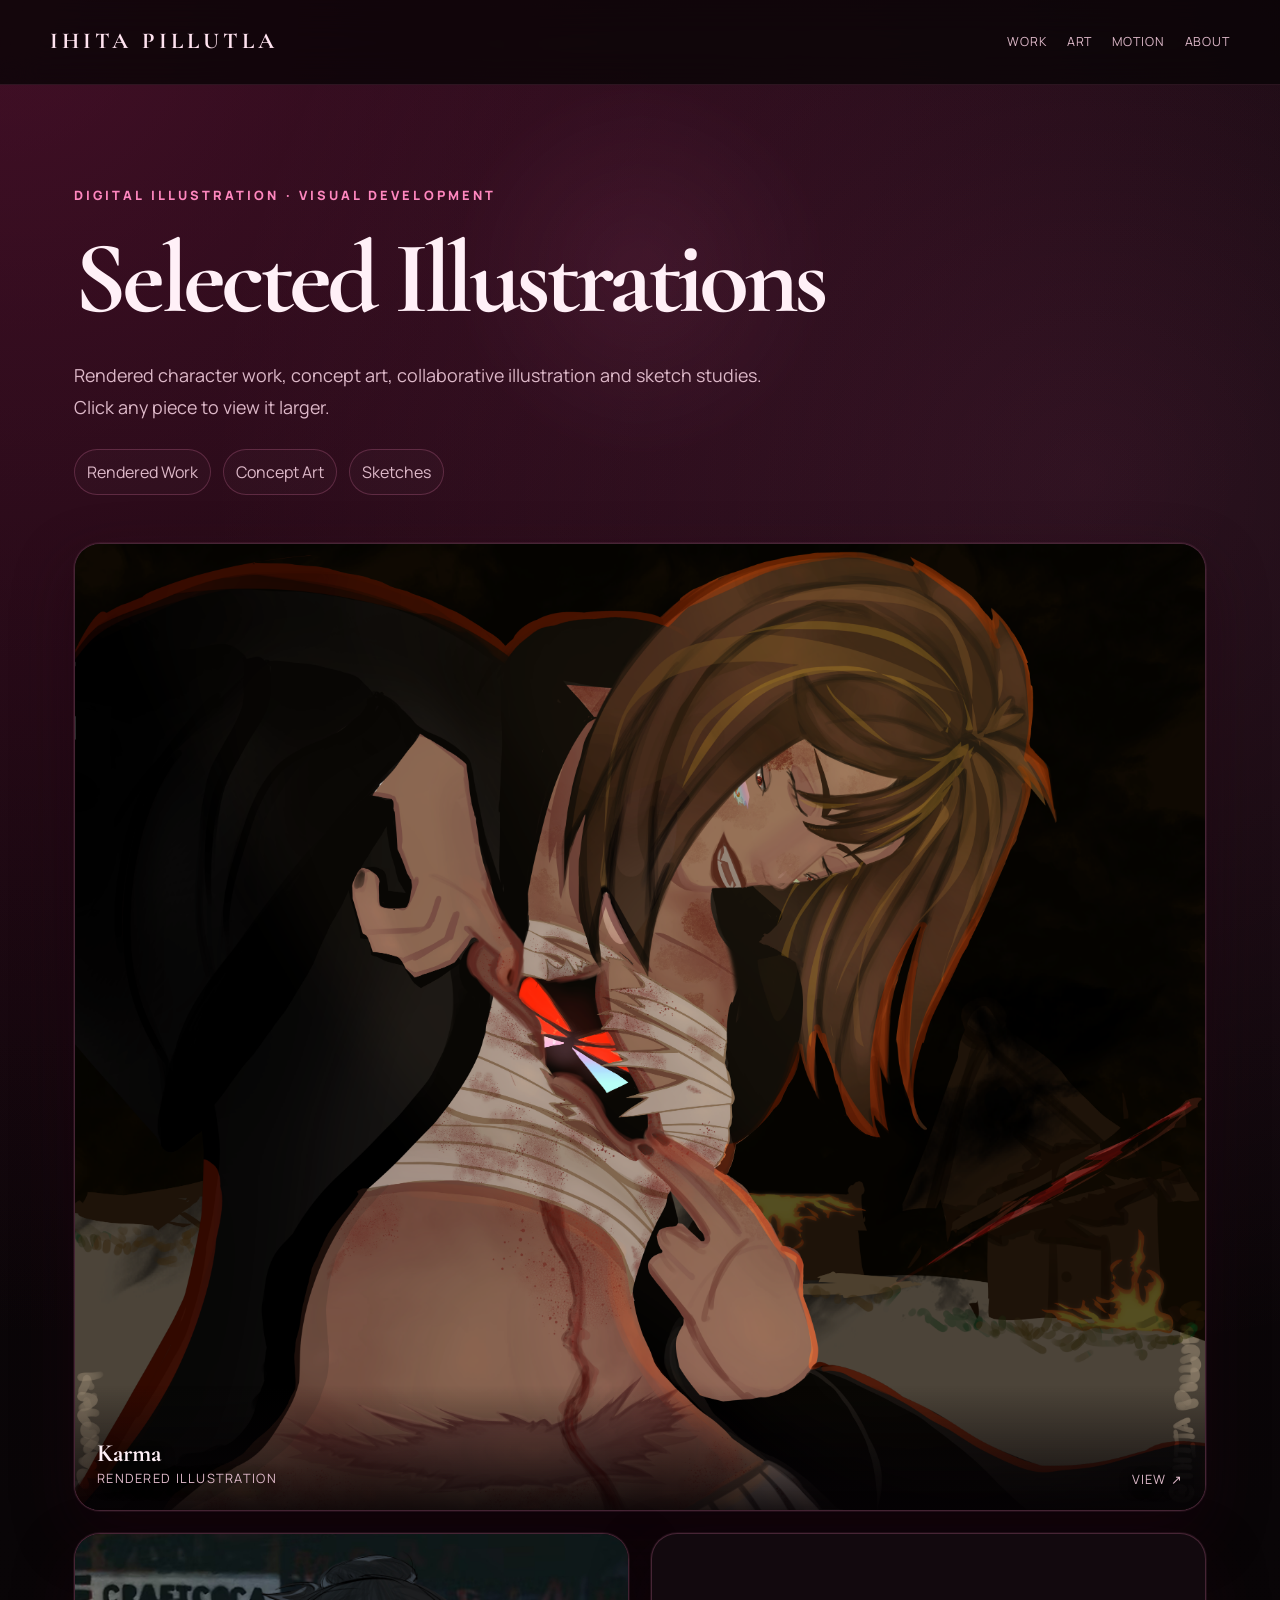
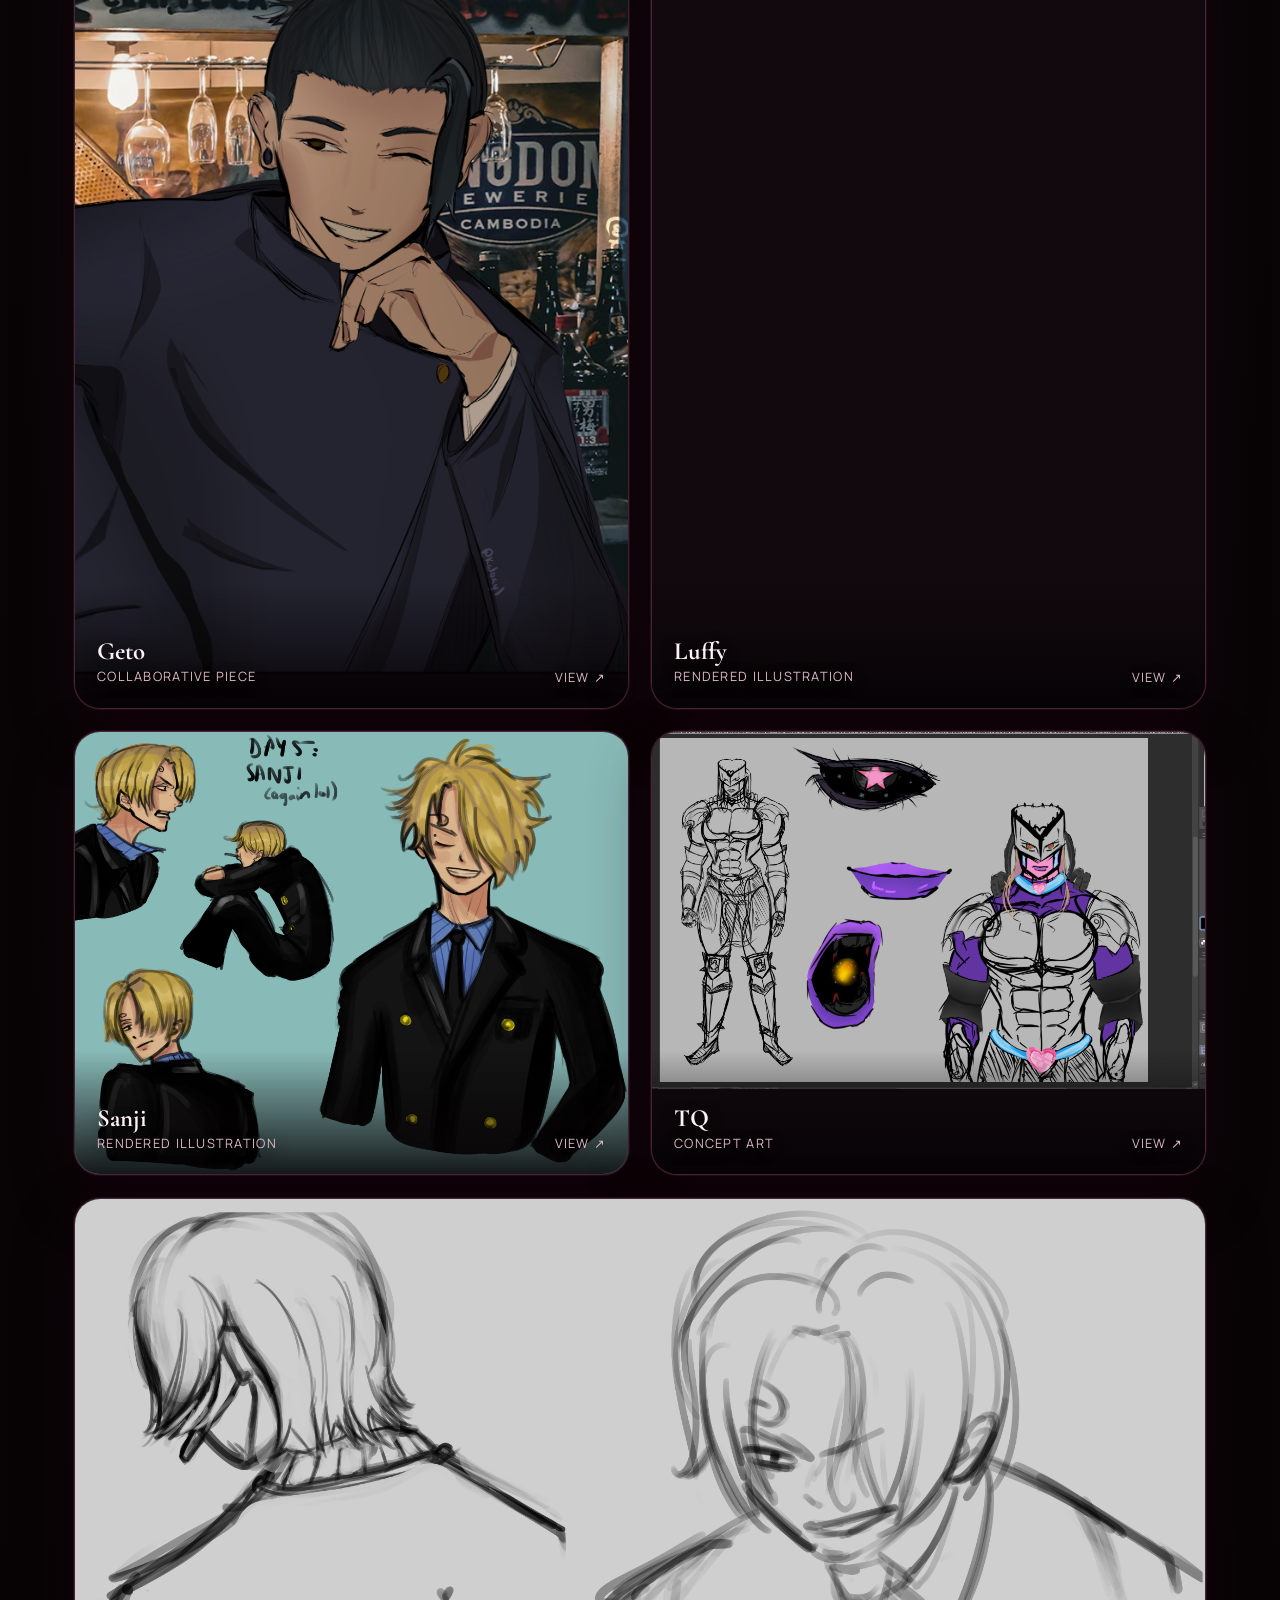
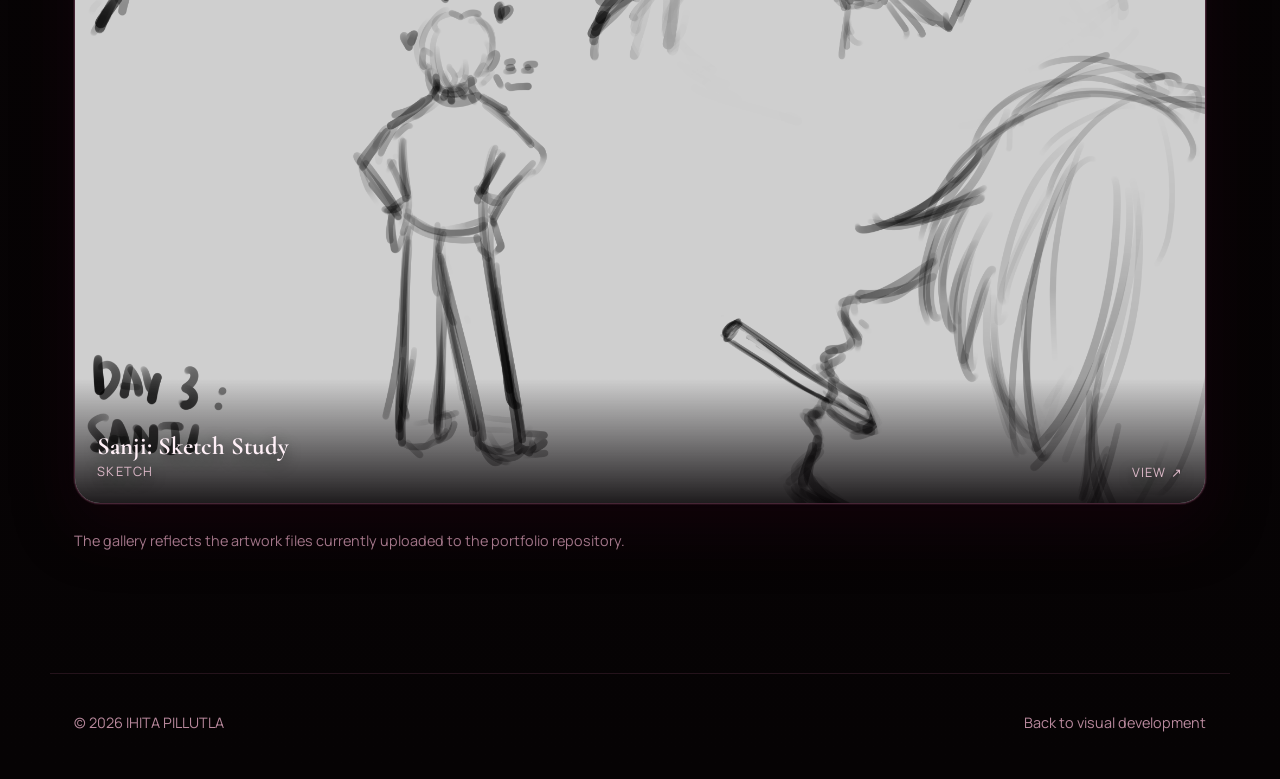
<file: projects/digital-art.html>
<!DOCTYPE html>
<html lang="en">
<head>
  <meta charset="UTF-8" />
  <meta name="viewport" content="width=device-width,initial-scale=1.0" />
  <title>Selected Illustrations | Ihita Pillutla</title>
  <link rel="stylesheet" href="../assets/css/style.css" />
  <link rel="stylesheet" href="../assets/css/effects.css" />
  <link rel="stylesheet" href="../assets/css/portfolio-extras.css" />
  <link rel="stylesheet" href="../assets/css/art-gallery.css" />
</head>
<body>
  <header class="site-header">
    <a class="brand" href="../index.html">IHITA PILLUTLA</a>
    <nav><a href="../index.html#work">Work</a><a href="../index.html#art">Art</a><a href="../index.html#motion">Motion</a><a href="../index.html#about">About</a></nav>
  </header>

  <main>
    <section class="case-hero">
      <p class="eyebrow">DIGITAL ILLUSTRATION · VISUAL DEVELOPMENT</p>
      <h1>Selected Illustrations</h1>
      <p class="hero-copy">Rendered character work, concept art, collaborative illustration and sketch studies. Click any piece to view it larger.</p>
      <div class="case-meta"><span>Rendered Work</span><span>Concept Art</span><span>Sketches</span></div>
    </section>

    <section class="artwork-shell">
      <div class="artwork-grid">
        <figure class="gallery-card featured" data-lightbox="../assets/art-work/karma.png">
          <img src="../assets/art-work/karma.png" alt="Karma digital illustration" decoding="async" />
          <figcaption class="gallery-label"><div><strong>Karma</strong><span>Rendered Illustration</span></div><span>View ↗</span></figcaption>
        </figure>

        <figure class="gallery-card" data-lightbox="../assets/art-work/collab_geto.PNG">
          <img src="../assets/art-work/collab_geto.PNG" alt="Collaborative Geto illustration" loading="lazy" decoding="async" />
          <figcaption class="gallery-label"><div><strong>Geto</strong><span>Collaborative Piece</span></div><span>View ↗</span></figcaption>
        </figure>

        <figure class="gallery-card" data-lightbox="../assets/art-work/luffy.PNG">
          <img src="../assets/art-work/luffy.PNG" alt="Luffy digital illustration" loading="lazy" decoding="async" />
          <figcaption class="gallery-label"><div><strong>Luffy</strong><span>Rendered Illustration</span></div><span>View ↗</span></figcaption>
        </figure>

        <figure class="gallery-card" data-lightbox="../assets/art-work/sanji.PNG">
          <img src="../assets/art-work/sanji.PNG" alt="Sanji digital illustration" loading="lazy" decoding="async" />
          <figcaption class="gallery-label"><div><strong>Sanji</strong><span>Rendered Illustration</span></div><span>View ↗</span></figcaption>
        </figure>

        <figure class="gallery-card" data-lightbox="../assets/art-work/concept_art_TQ.PNG">
          <img src="../assets/art-work/concept_art_TQ.PNG" alt="TQ concept art" loading="lazy" decoding="async" />
          <figcaption class="gallery-label"><div><strong>TQ</strong><span>Concept Art</span></div><span>View ↗</span></figcaption>
        </figure>

        <figure class="gallery-card featured" data-lightbox="../assets/art-work/sanji_sketch.PNG">
          <img src="../assets/art-work/sanji_sketch.PNG" alt="Sanji sketch study" loading="lazy" decoding="async" />
          <figcaption class="gallery-label"><div><strong>Sanji: Sketch Study</strong><span>Sketch</span></div><span>View ↗</span></figcaption>
        </figure>
      </div>
      <p class="gallery-note">The gallery reflects the artwork files currently uploaded to the portfolio repository.</p>
    </section>
  </main>

  <div class="lightbox" id="artLightbox" aria-hidden="true">
    <button class="lightbox-close" type="button" aria-label="Close image">×</button>
    <img alt="Expanded artwork" />
  </div>

  <footer><p>© 2026 IHITA PILLUTLA</p><p><a href="../index.html#art">Back to visual development</a></p></footer>
  <script src="../assets/js/main.js"></script>
  <script>
    const lightbox = document.getElementById('artLightbox');
    const expanded = lightbox.querySelector('img');
    const closeButton = lightbox.querySelector('.lightbox-close');
    document.querySelectorAll('[data-lightbox]').forEach(card => {
      card.addEventListener('click', () => {
        expanded.src = card.dataset.lightbox;
        lightbox.classList.add('open');
        lightbox.setAttribute('aria-hidden', 'false');
        document.body.style.overflow = 'hidden';
      });
    });
    function closeLightbox() {
      lightbox.classList.remove('open');
      lightbox.setAttribute('aria-hidden', 'true');
      document.body.style.overflow = '';
    }
    closeButton.addEventListener('click', closeLightbox);
    lightbox.addEventListener('click', e => { if (e.target === lightbox) closeLightbox(); });
    document.addEventListener('keydown', e => { if (e.key === 'Escape') closeLightbox(); });
  </script>
</body>
</html>
</file>
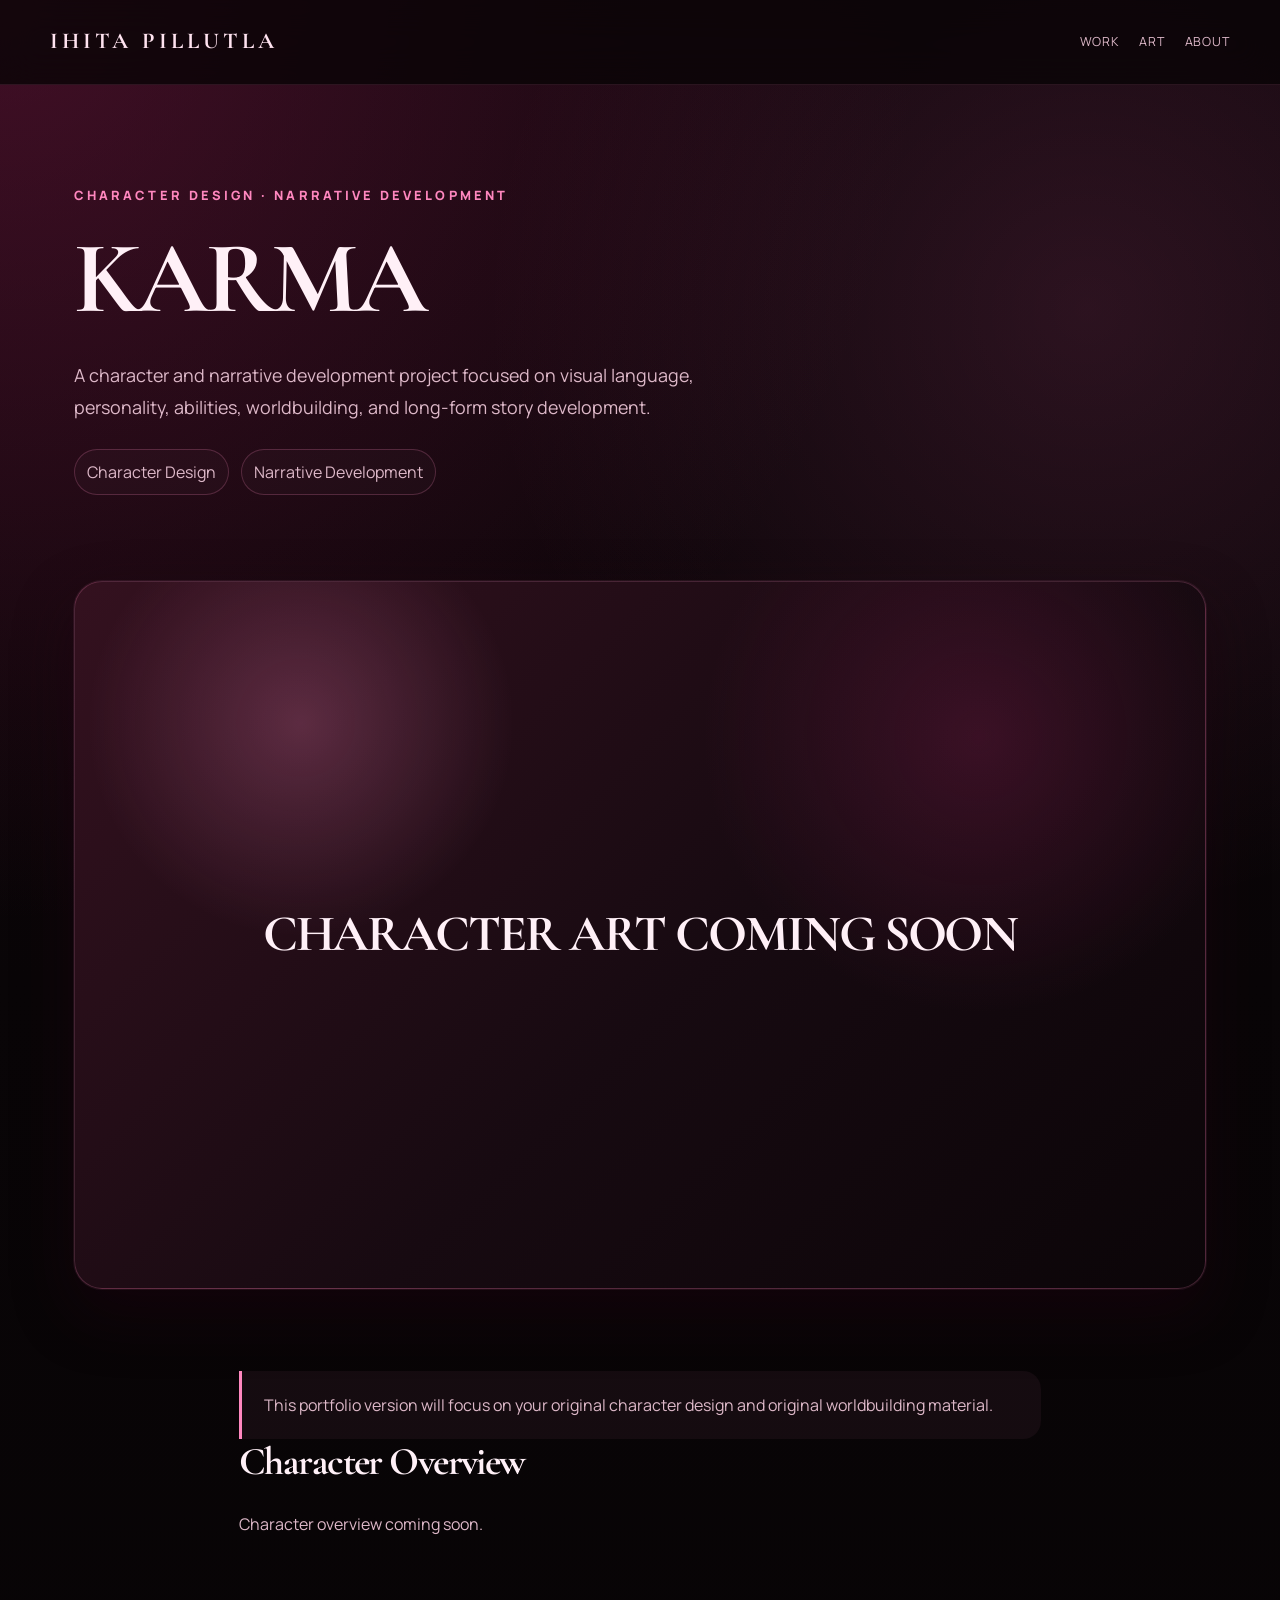
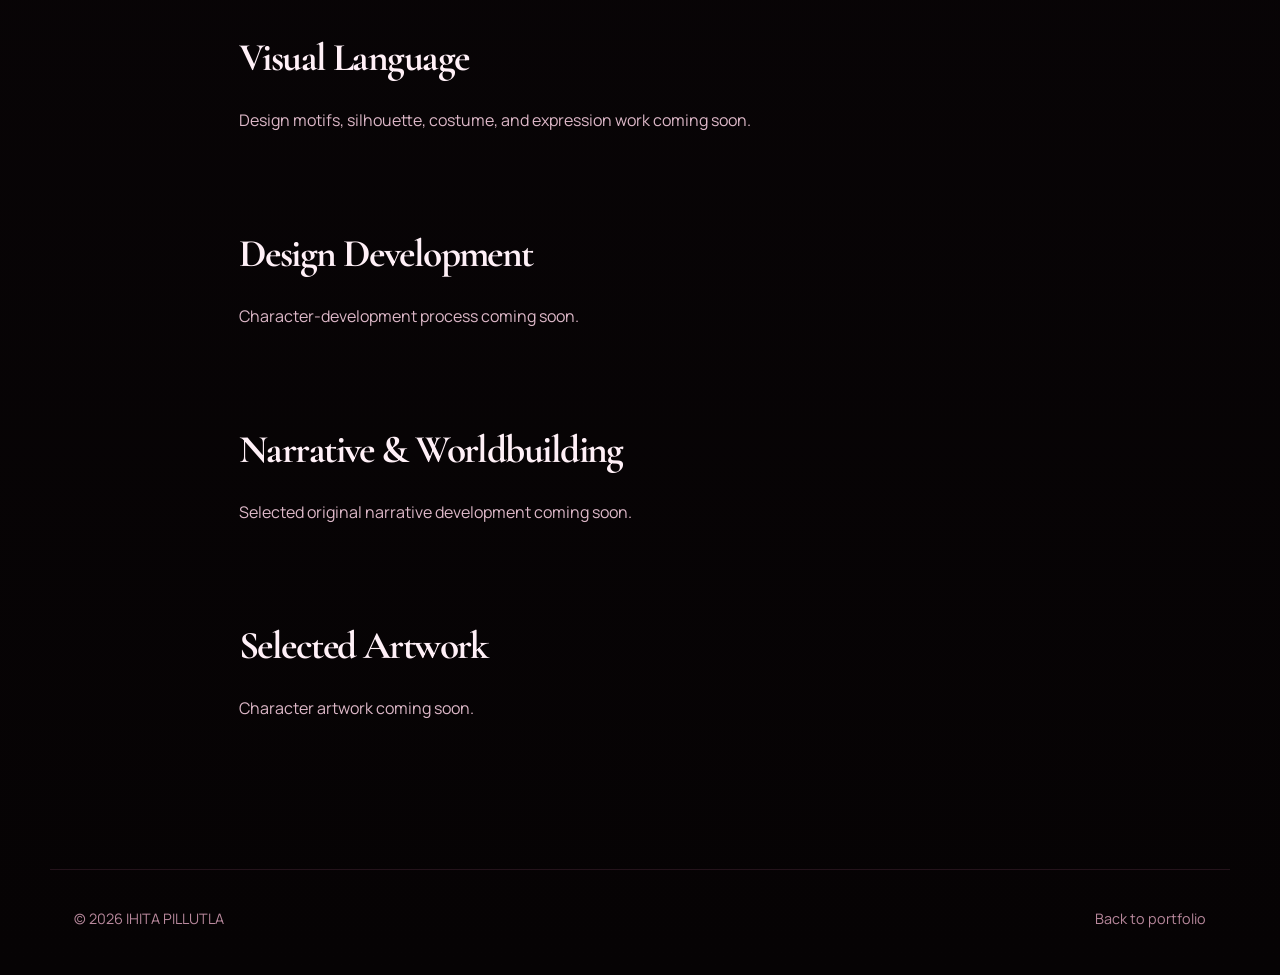
<file: projects/karma.html>
<!DOCTYPE html><html lang="en"><head><meta charset="UTF-8"><meta name="viewport" content="width=device-width,initial-scale=1.0"><title>KARMA | Omnipi</title><link rel="stylesheet" href="../assets/css/style.css"></head><body><header class="site-header"><a class="brand" href="../index.html">OMNIPI</a><nav><a href="../index.html#work">Work</a><a href="../index.html#art">Art</a><a href="../index.html#about">About</a></nav></header><main><section class="case-hero"><p class="eyebrow">Character Design · Narrative Development</p><h1>KARMA</h1><p class="hero-copy">A character and narrative development project focused on visual language, personality, abilities, worldbuilding, and long-form story development.</p><div class="case-meta"><span>Character Design</span><span>Narrative Development</span></div></section><div class="case-banner"><div class="placeholder project-image">CHARACTER ART COMING SOON</div></div><article class="case-content"><div class="notice">This portfolio version will focus on your original character design and original worldbuilding material.</div><section><h2>Character Overview</h2><p>Character overview coming soon.</p></section><section><h2>Visual Language</h2><p>Design motifs, silhouette, costume, and expression work coming soon.</p></section><section><h2>Design Development</h2><p>Character-development process coming soon.</p></section><section><h2>Narrative & Worldbuilding</h2><p>Selected original narrative development coming soon.</p></section><section><h2>Selected Artwork</h2><p>Character artwork coming soon.</p></section></article></main><footer><p>© 2026 OMNIPI</p><p><a href="../index.html">Back to portfolio</a></p></footer></body></html>
</file>
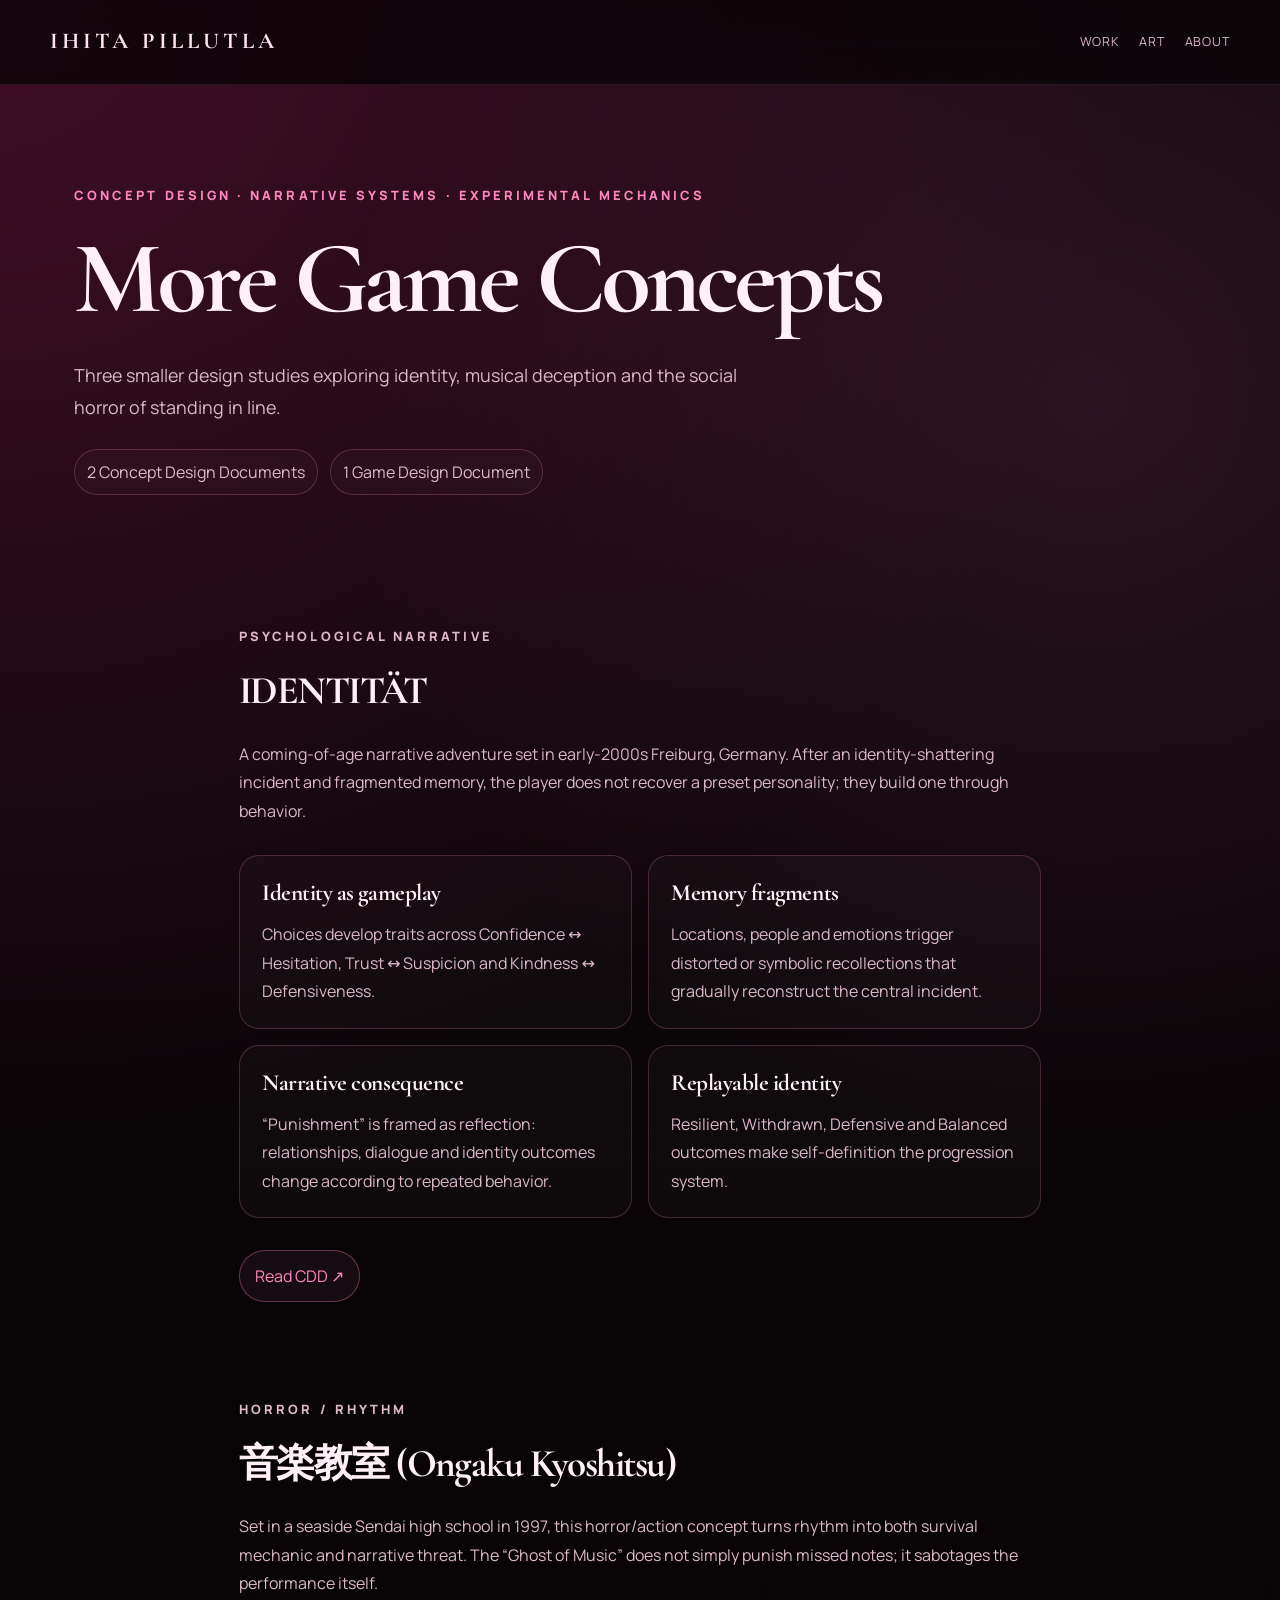
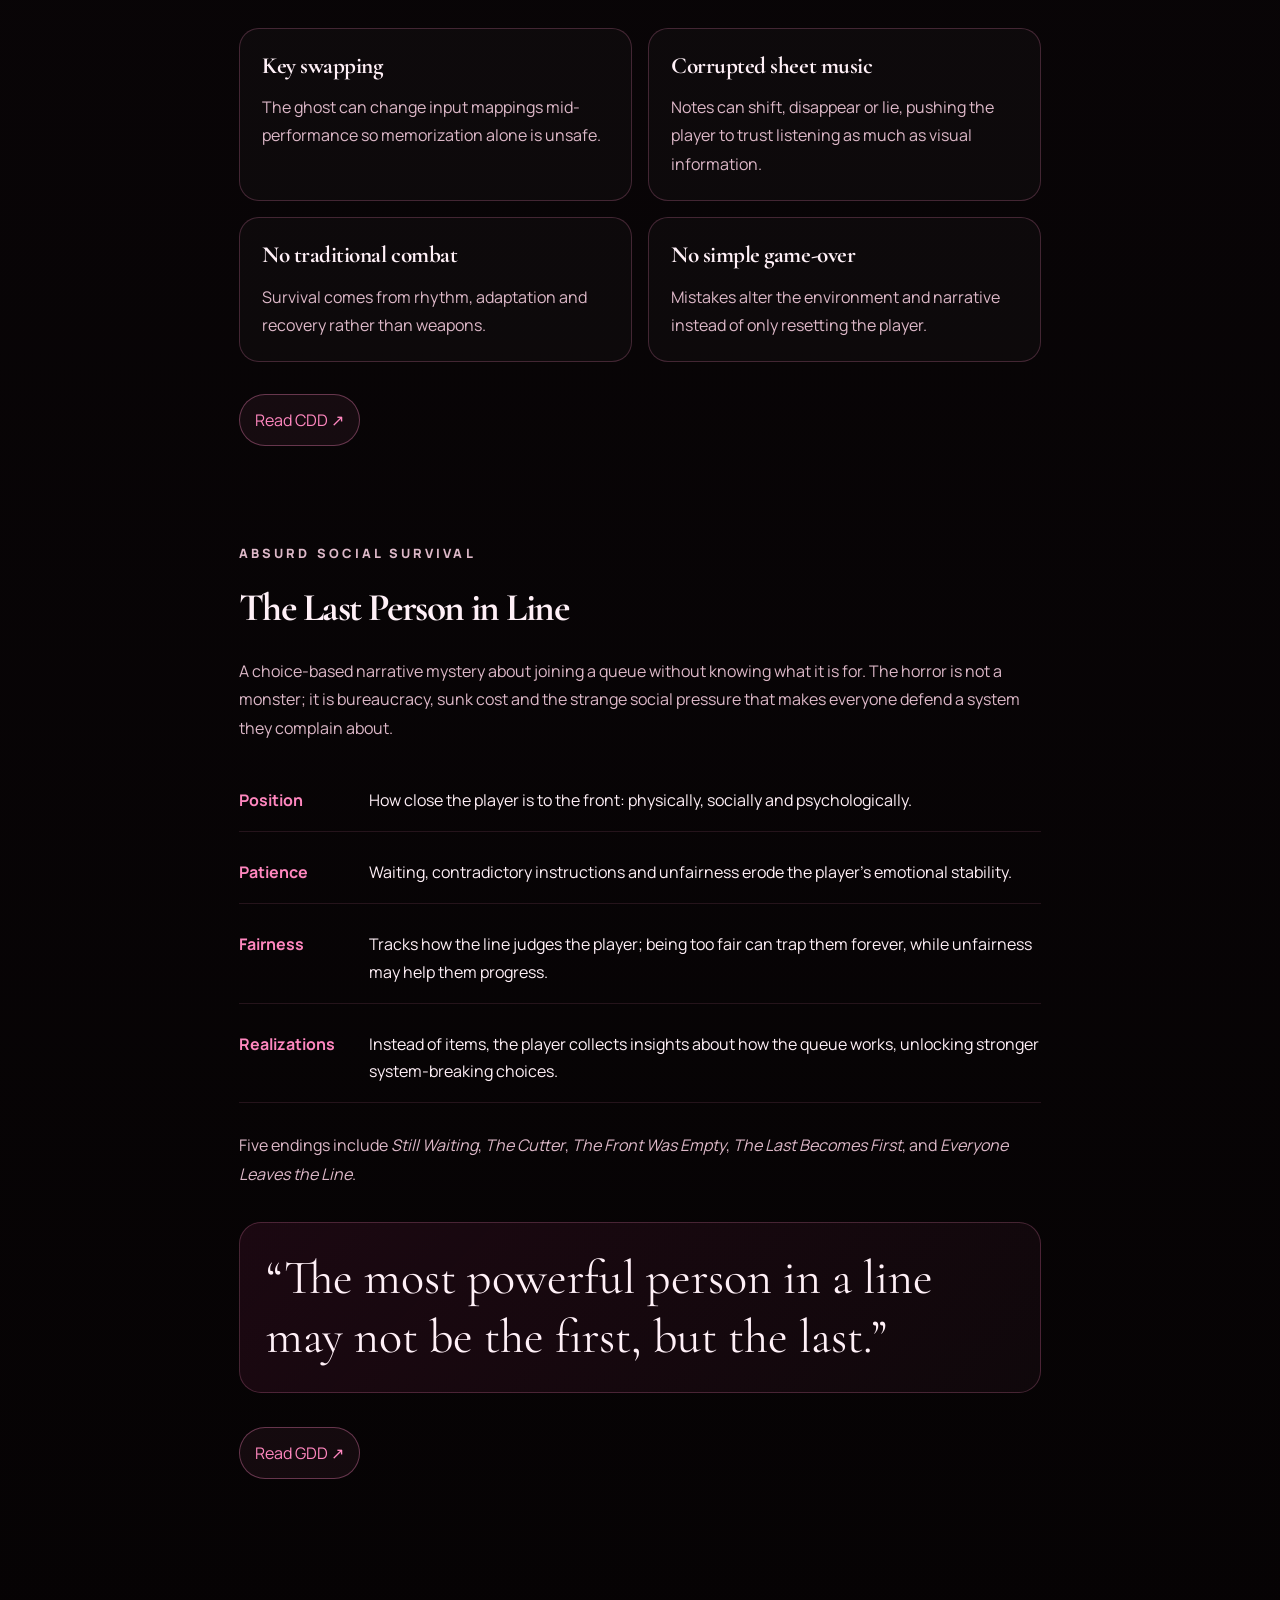
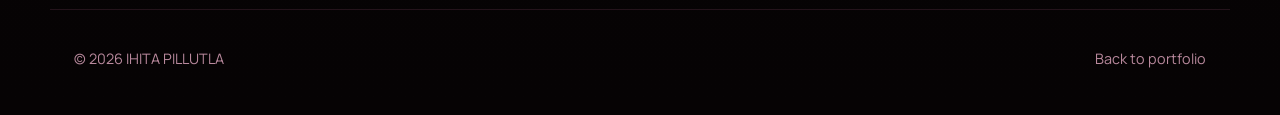
<file: projects/more-concepts.html>
<!DOCTYPE html>
<html lang="en"><head><meta charset="UTF-8"><meta name="viewport" content="width=device-width,initial-scale=1.0"><title>More Game Concepts | Omnipi</title><link rel="stylesheet" href="../assets/css/style.css"></head>
<body><header class="site-header"><a class="brand" href="../index.html">OMNIPI</a><nav><a href="../index.html#work">Work</a><a href="../index.html#art">Art</a><a href="../index.html#about">About</a></nav></header>
<main><section class="case-hero"><p class="eyebrow">Concept Design · Narrative Systems · Experimental Mechanics</p><h1>More Game Concepts</h1><p class="hero-copy">Three smaller design studies exploring identity, musical deception and the social horror of standing in line.</p><div class="case-meta"><span>2 Concept Design Documents</span><span>1 Game Design Document</span></div></section>
<article class="case-content">
<section><p class="eyebrow">PSYCHOLOGICAL NARRATIVE</p><h2>IDENTITÄT</h2><p>A coming-of-age narrative adventure set in early-2000s Freiburg, Germany. After an identity-shattering incident and fragmented memory, the player does not recover a preset personality; they build one through behavior.</p><div class="feature-grid"><div class="feature-card"><h3>Identity as gameplay</h3><p>Choices develop traits across Confidence ↔ Hesitation, Trust ↔ Suspicion and Kindness ↔ Defensiveness.</p></div><div class="feature-card"><h3>Memory fragments</h3><p>Locations, people and emotions trigger distorted or symbolic recollections that gradually reconstruct the central incident.</p></div><div class="feature-card"><h3>Narrative consequence</h3><p>“Punishment” is framed as reflection: relationships, dialogue and identity outcomes change according to repeated behavior.</p></div><div class="feature-card"><h3>Replayable identity</h3><p>Resilient, Withdrawn, Defensive and Balanced outcomes make self-definition the progression system.</p></div></div><div class="doc-links"><a class="doc-link" href="../assets/docs/identitat-cdd.pdf" target="_blank">Read CDD ↗</a></div></section>
<section><p class="eyebrow">HORROR / RHYTHM</p><h2>音楽教室 (Ongaku Kyoshitsu)</h2><p>Set in a seaside Sendai high school in 1997, this horror/action concept turns rhythm into both survival mechanic and narrative threat. The “Ghost of Music” does not simply punish missed notes; it sabotages the performance itself.</p><div class="feature-grid"><div class="feature-card"><h3>Key swapping</h3><p>The ghost can change input mappings mid-performance so memorization alone is unsafe.</p></div><div class="feature-card"><h3>Corrupted sheet music</h3><p>Notes can shift, disappear or lie, pushing the player to trust listening as much as visual information.</p></div><div class="feature-card"><h3>No traditional combat</h3><p>Survival comes from rhythm, adaptation and recovery rather than weapons.</p></div><div class="feature-card"><h3>No simple game-over</h3><p>Mistakes alter the environment and narrative instead of only resetting the player.</p></div></div><div class="doc-links"><a class="doc-link" href="../assets/docs/ongaku-kyoshitsu-cdd.pdf" target="_blank">Read CDD ↗</a></div></section>
<section><p class="eyebrow">ABSURD SOCIAL SURVIVAL</p><h2>The Last Person in Line</h2><p>A choice-based narrative mystery about joining a queue without knowing what it is for. The horror is not a monster; it is bureaucracy, sunk cost and the strange social pressure that makes everyone defend a system they complain about.</p><div class="resource-list"><div class="resource-row"><strong>Position</strong><span>How close the player is to the front: physically, socially and psychologically.</span></div><div class="resource-row"><strong>Patience</strong><span>Waiting, contradictory instructions and unfairness erode the player’s emotional stability.</span></div><div class="resource-row"><strong>Fairness</strong><span>Tracks how the line judges the player; being too fair can trap them forever, while unfairness may help them progress.</span></div><div class="resource-row"><strong>Realizations</strong><span>Instead of items, the player collects insights about how the queue works, unlocking stronger system-breaking choices.</span></div></div><p>Five endings include <em>Still Waiting</em>, <em>The Cutter</em>, <em>The Front Was Empty</em>, <em>The Last Becomes First</em>, and <em>Everyone Leaves the Line</em>.</p><div class="callout"><p class="big-line">“The most powerful person in a line may not be the first, but the last.”</p></div><div class="doc-links"><a class="doc-link" href="../assets/docs/the-last-person-in-line-gdd.pdf" target="_blank">Read GDD ↗</a></div></section>
</article></main><footer><p>© 2026 OMNIPI</p><p><a href="../index.html">Back to portfolio</a></p></footer></body></html>
</file>
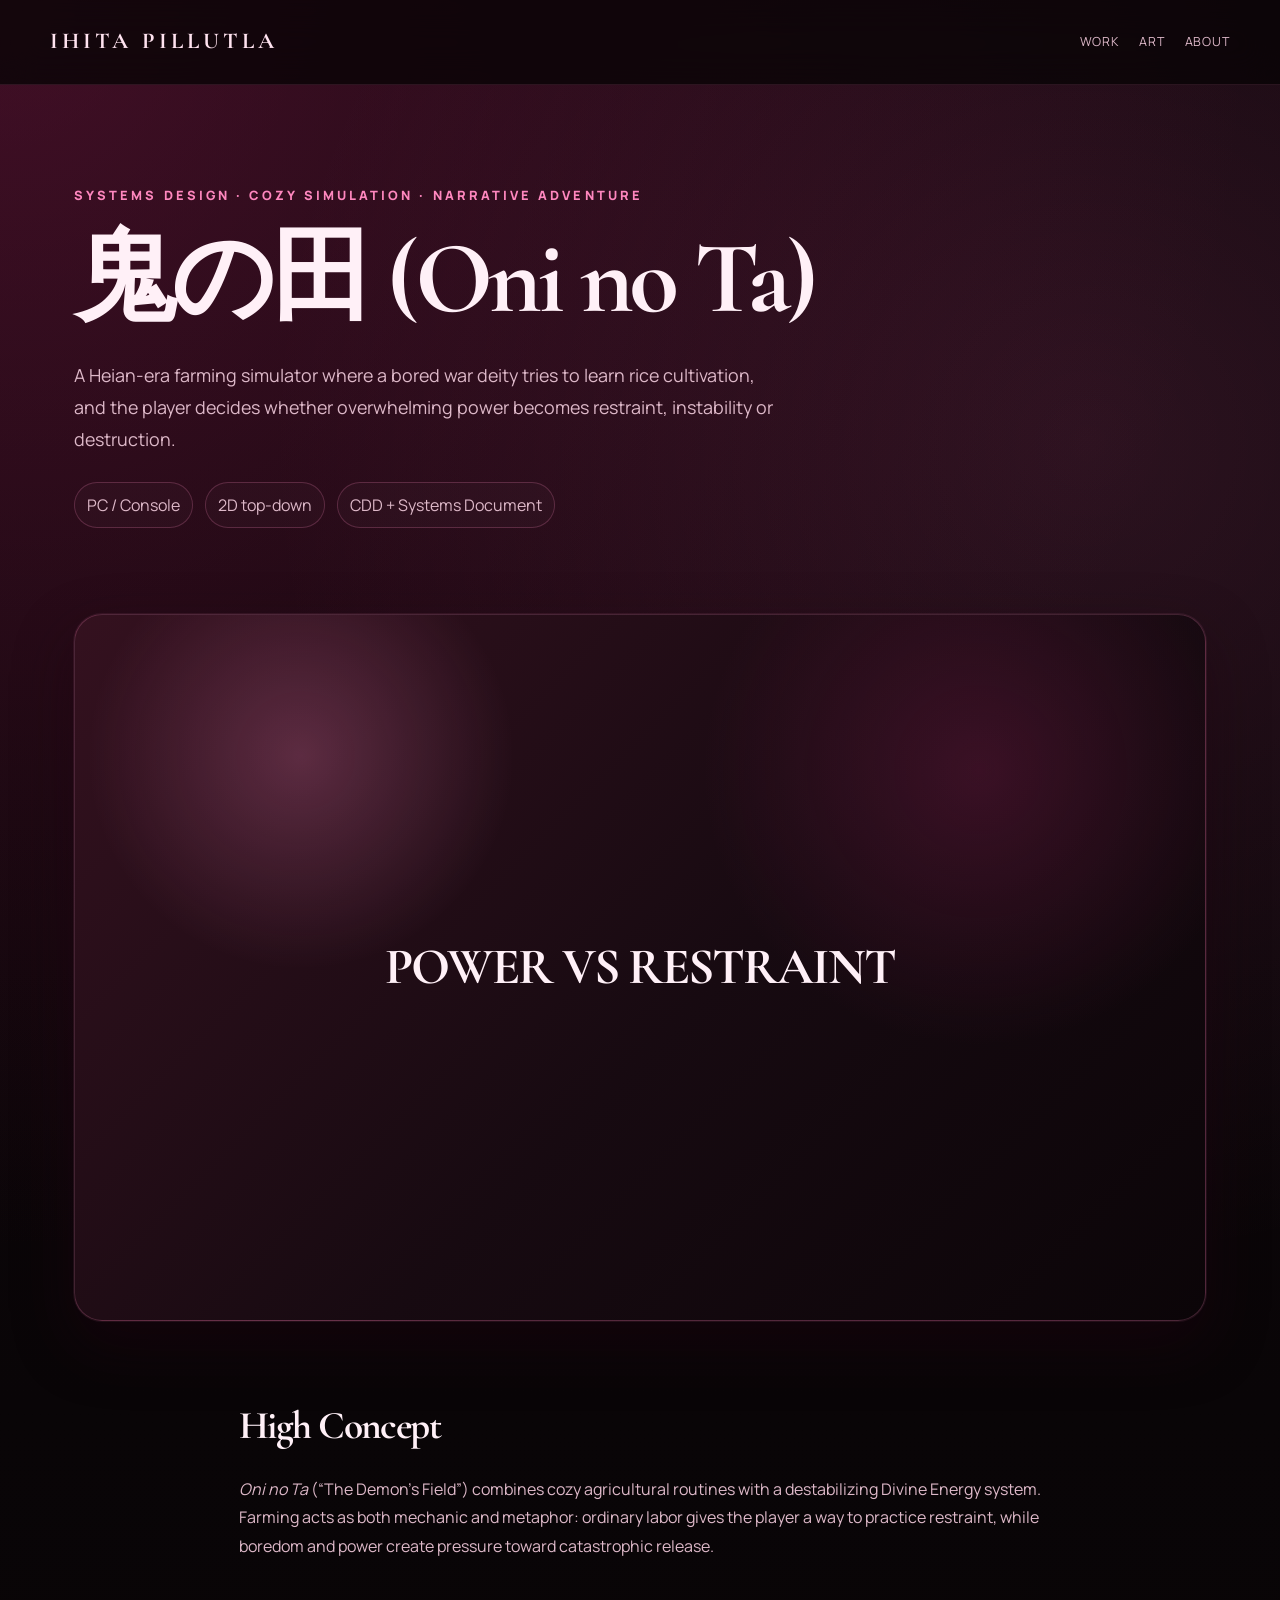
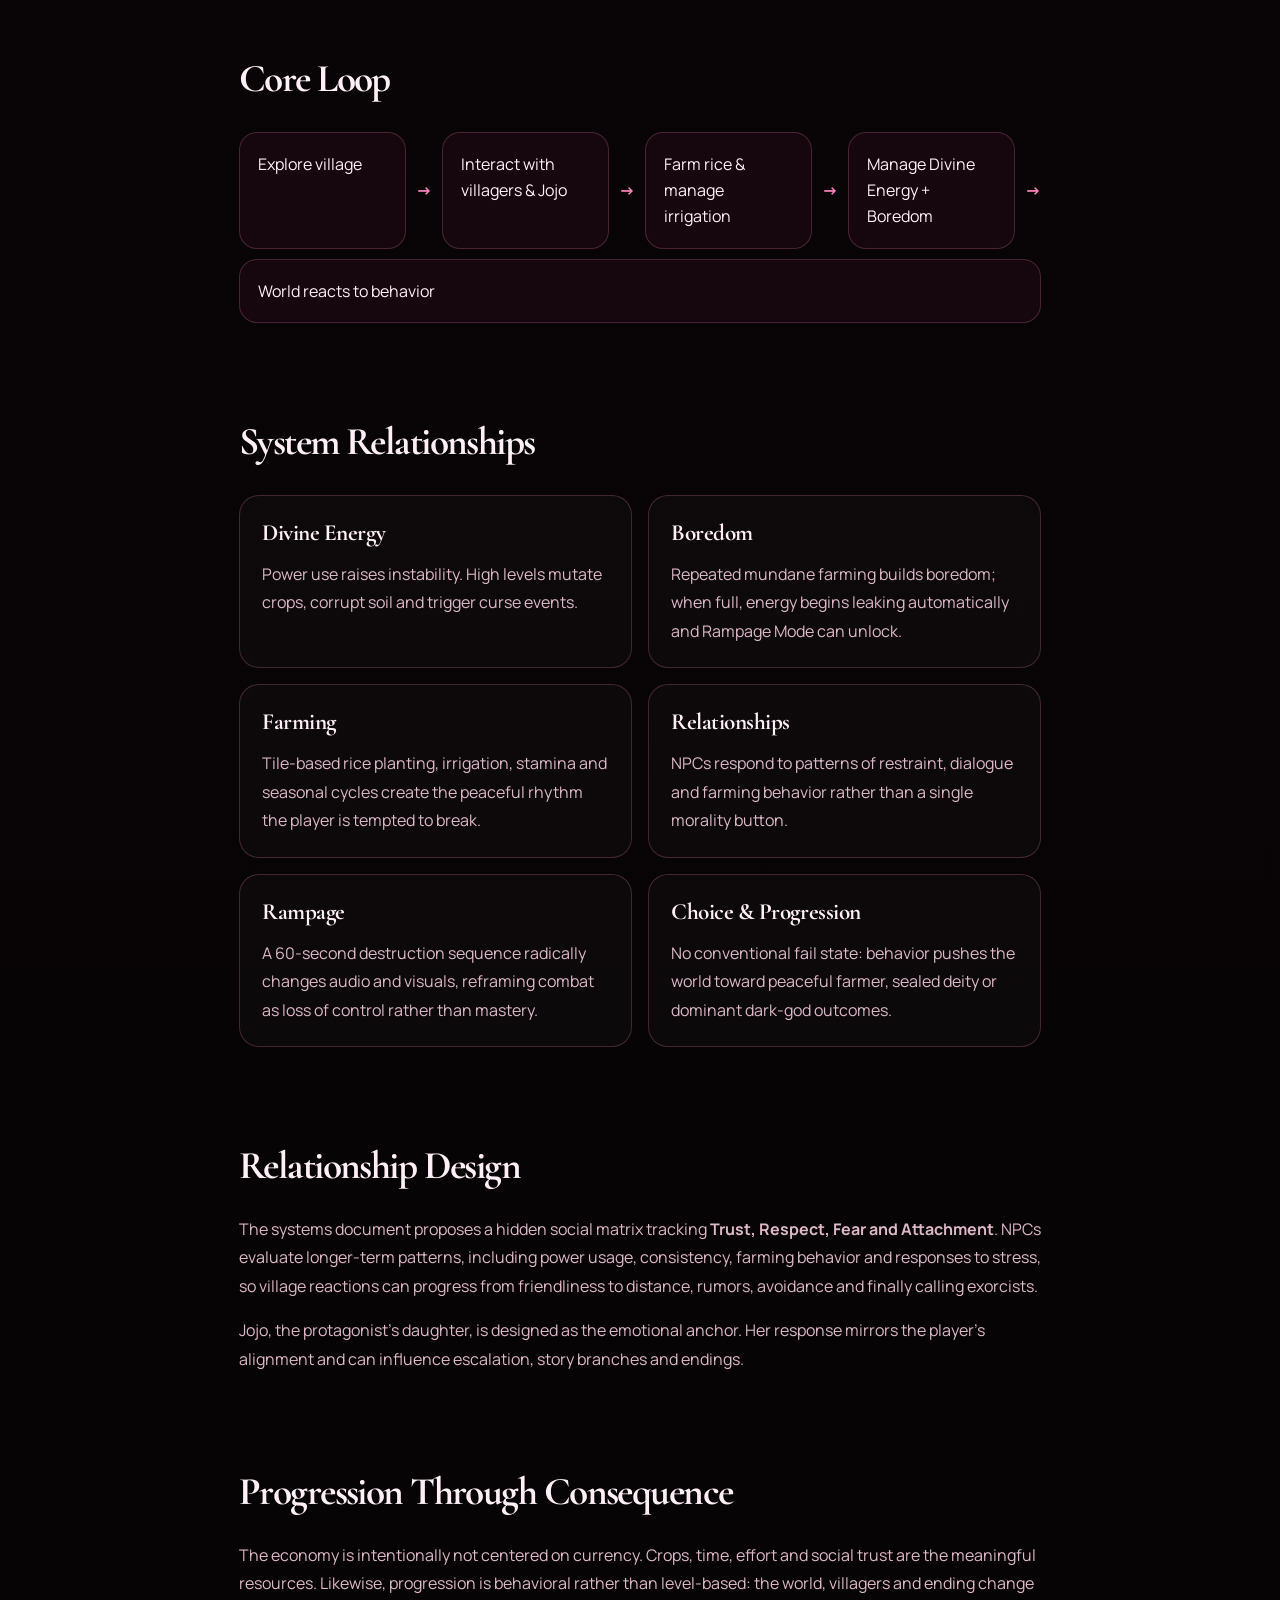
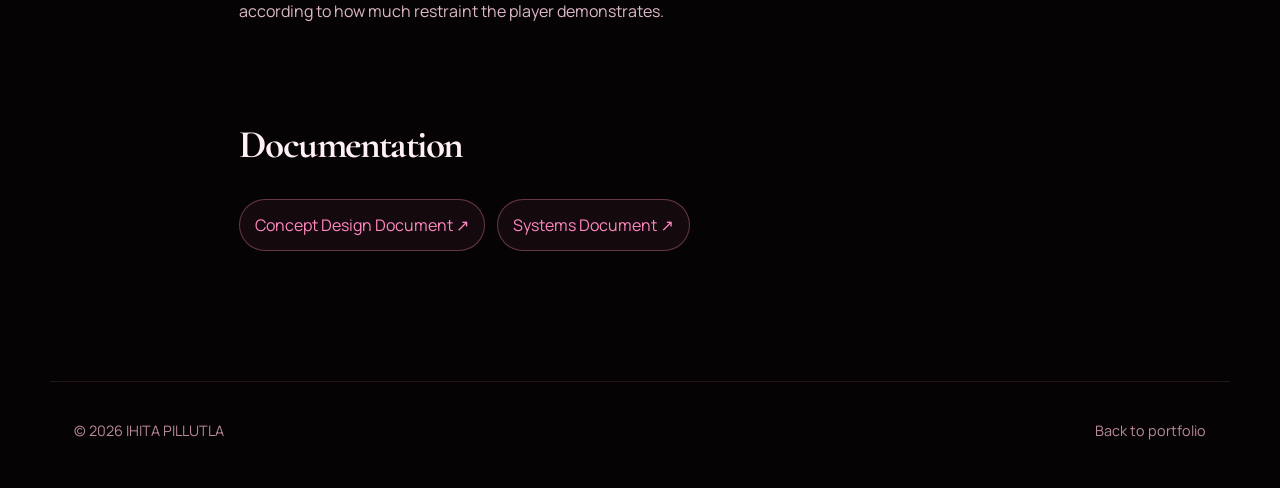
<file: projects/oni-no-ta.html>
<!DOCTYPE html>
<html lang="en"><head><meta charset="UTF-8"><meta name="viewport" content="width=device-width,initial-scale=1.0"><title>Oni no Ta | Omnipi</title><link rel="stylesheet" href="../assets/css/style.css"></head>
<body><header class="site-header"><a class="brand" href="../index.html">OMNIPI</a><nav><a href="../index.html#work">Work</a><a href="../index.html#art">Art</a><a href="../index.html#about">About</a></nav></header>
<main><section class="case-hero"><p class="eyebrow">Systems Design · Cozy Simulation · Narrative Adventure</p><h1>鬼の田 (Oni no Ta)</h1><p class="hero-copy">A Heian-era farming simulator where a bored war deity tries to learn rice cultivation, and the player decides whether overwhelming power becomes restraint, instability or destruction.</p><div class="case-meta"><span>PC / Console</span><span>2D top-down</span><span>CDD + Systems Document</span></div></section><div class="case-banner"><div class="placeholder project-image">POWER VS RESTRAINT</div></div>
<article class="case-content">
<section><h2>High Concept</h2><p><em>Oni no Ta</em> (“The Demon’s Field”) combines cozy agricultural routines with a destabilizing Divine Energy system. Farming acts as both mechanic and metaphor: ordinary labor gives the player a way to practice restraint, while boredom and power create pressure toward catastrophic release.</p></section>
<section><h2>Core Loop</h2><div class="loop"><div class="loop-step">Explore village</div><span class="loop-arrow">→</span><div class="loop-step">Interact with villagers & Jojo</div><span class="loop-arrow">→</span><div class="loop-step">Farm rice & manage irrigation</div><span class="loop-arrow">→</span><div class="loop-step">Manage Divine Energy + Boredom</div><span class="loop-arrow">→</span><div class="loop-step">World reacts to behavior</div></div></section>
<section><h2>System Relationships</h2><div class="feature-grid"><div class="feature-card"><h3>Divine Energy</h3><p>Power use raises instability. High levels mutate crops, corrupt soil and trigger curse events.</p></div><div class="feature-card"><h3>Boredom</h3><p>Repeated mundane farming builds boredom; when full, energy begins leaking automatically and Rampage Mode can unlock.</p></div><div class="feature-card"><h3>Farming</h3><p>Tile-based rice planting, irrigation, stamina and seasonal cycles create the peaceful rhythm the player is tempted to break.</p></div><div class="feature-card"><h3>Relationships</h3><p>NPCs respond to patterns of restraint, dialogue and farming behavior rather than a single morality button.</p></div><div class="feature-card"><h3>Rampage</h3><p>A 60-second destruction sequence radically changes audio and visuals, reframing combat as loss of control rather than mastery.</p></div><div class="feature-card"><h3>Choice & Progression</h3><p>No conventional fail state: behavior pushes the world toward peaceful farmer, sealed deity or dominant dark-god outcomes.</p></div></div></section>
<section><h2>Relationship Design</h2><p>The systems document proposes a hidden social matrix tracking <strong>Trust, Respect, Fear and Attachment</strong>. NPCs evaluate longer-term patterns, including power usage, consistency, farming behavior and responses to stress, so village reactions can progress from friendliness to distance, rumors, avoidance and finally calling exorcists.</p><p>Jojo, the protagonist’s daughter, is designed as the emotional anchor. Her response mirrors the player’s alignment and can influence escalation, story branches and endings.</p></section>
<section><h2>Progression Through Consequence</h2><p>The economy is intentionally not centered on currency. Crops, time, effort and social trust are the meaningful resources. Likewise, progression is behavioral rather than level-based: the world, villagers and ending change according to how much restraint the player demonstrates.</p></section>
<section><h2>Documentation</h2><div class="doc-links"><a class="doc-link" href="../assets/docs/oni-no-ta-cdd.pdf" target="_blank">Concept Design Document ↗</a><a class="doc-link" href="../assets/docs/oni-no-ta-systems.pdf" target="_blank">Systems Document ↗</a></div></section>
</article></main><footer><p>© 2026 OMNIPI</p><p><a href="../index.html">Back to portfolio</a></p></footer></body></html>
</file>
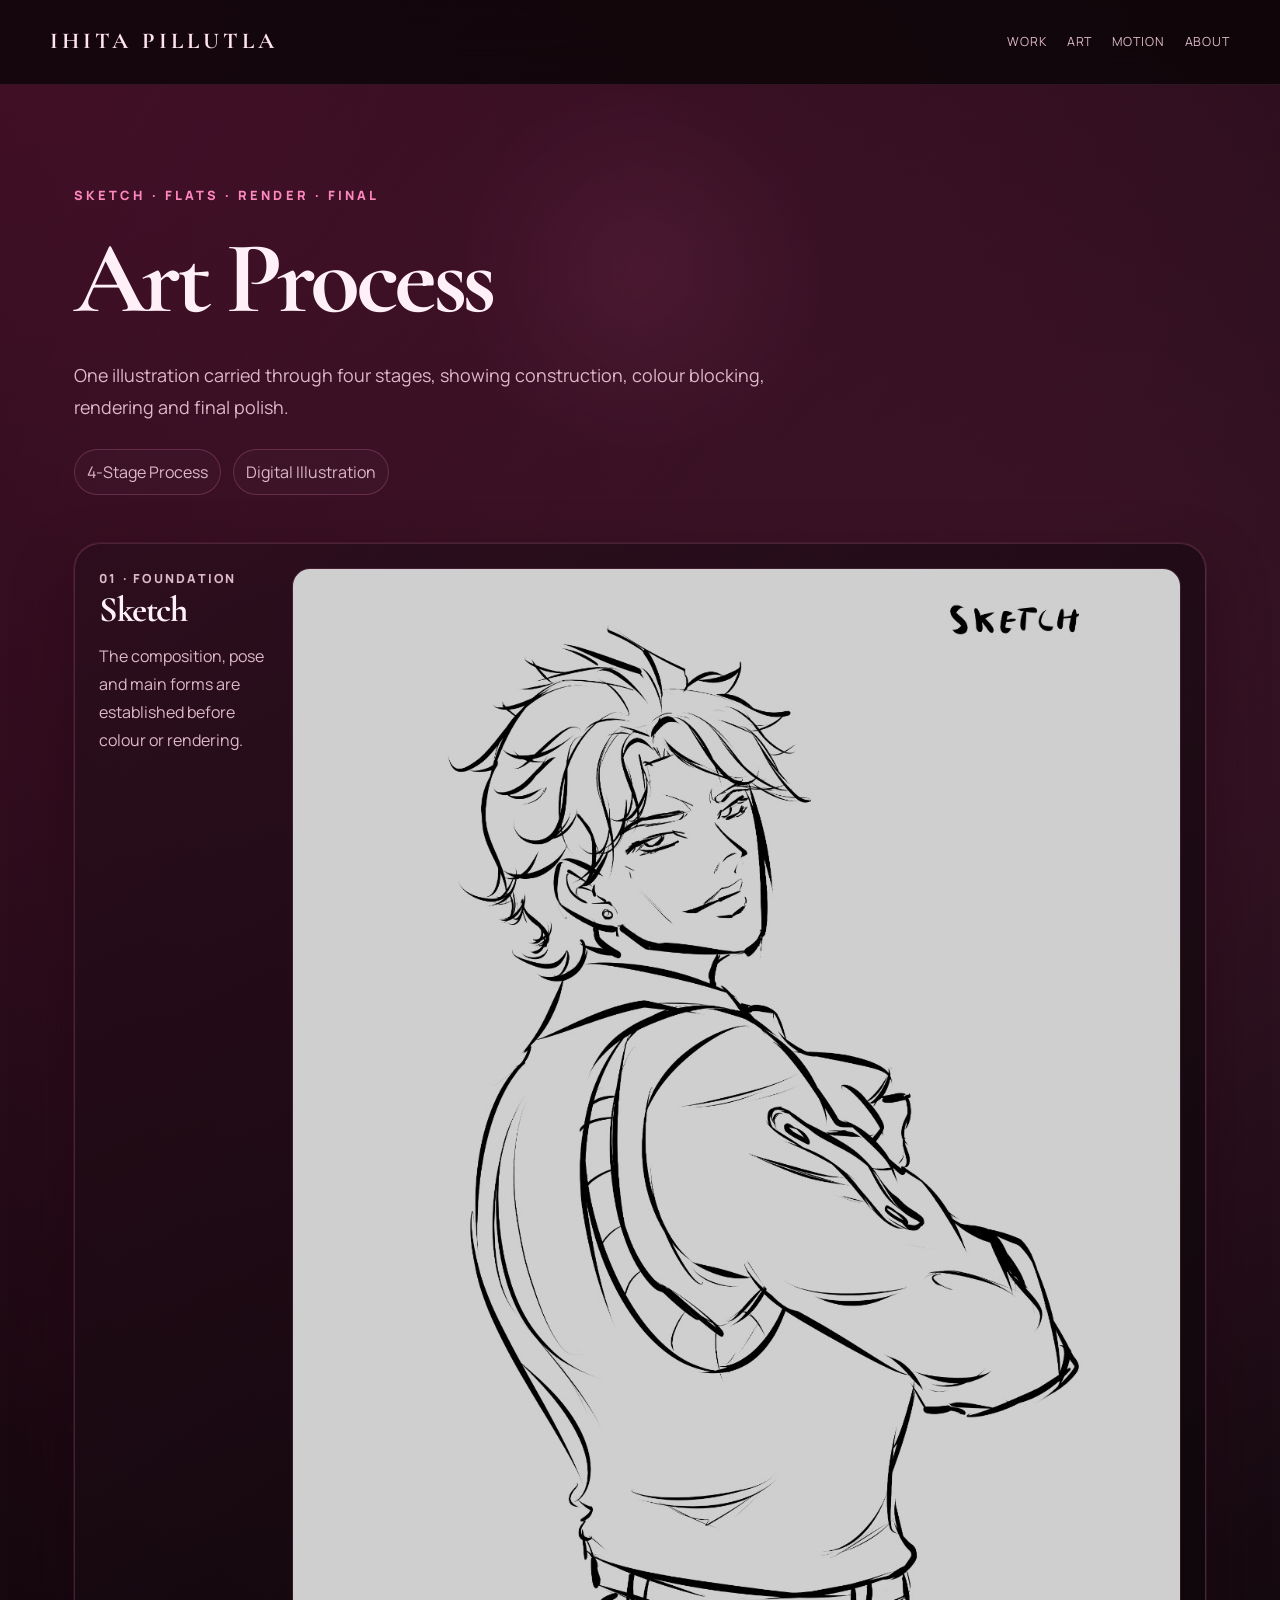
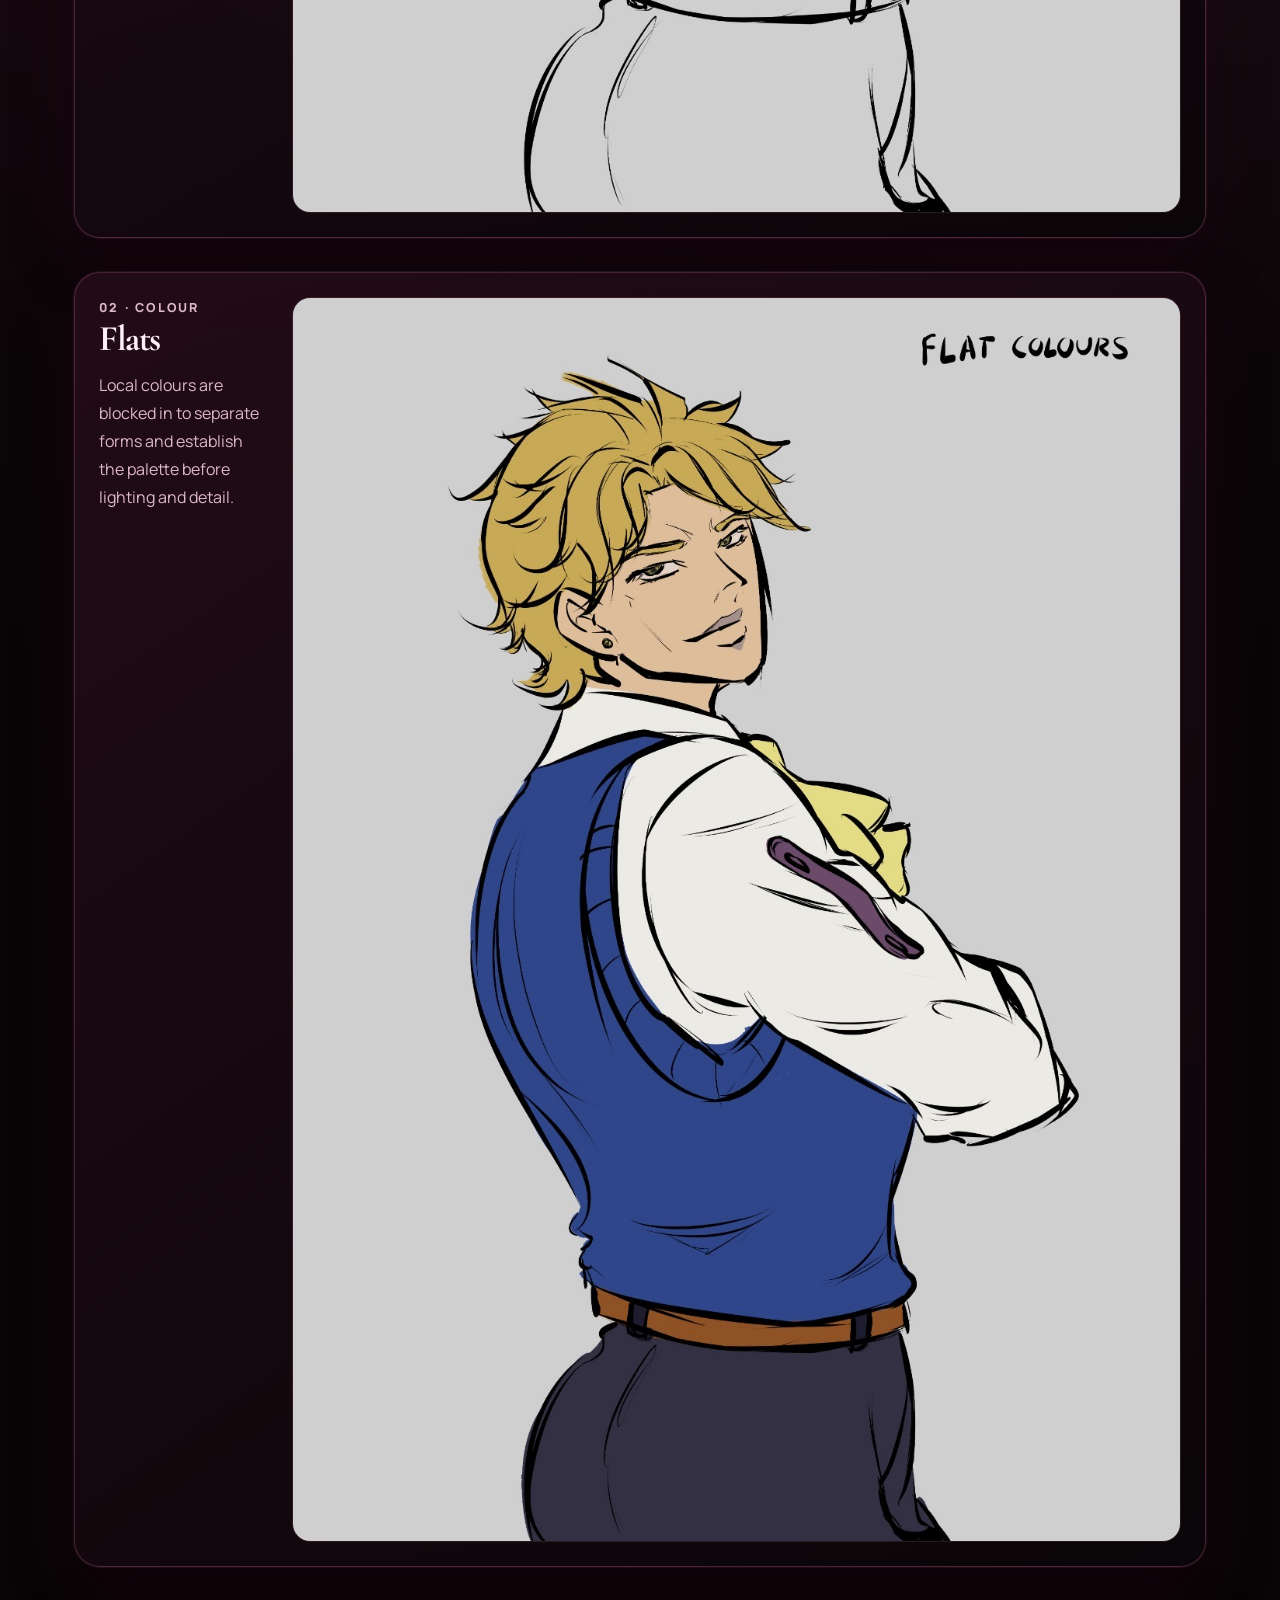
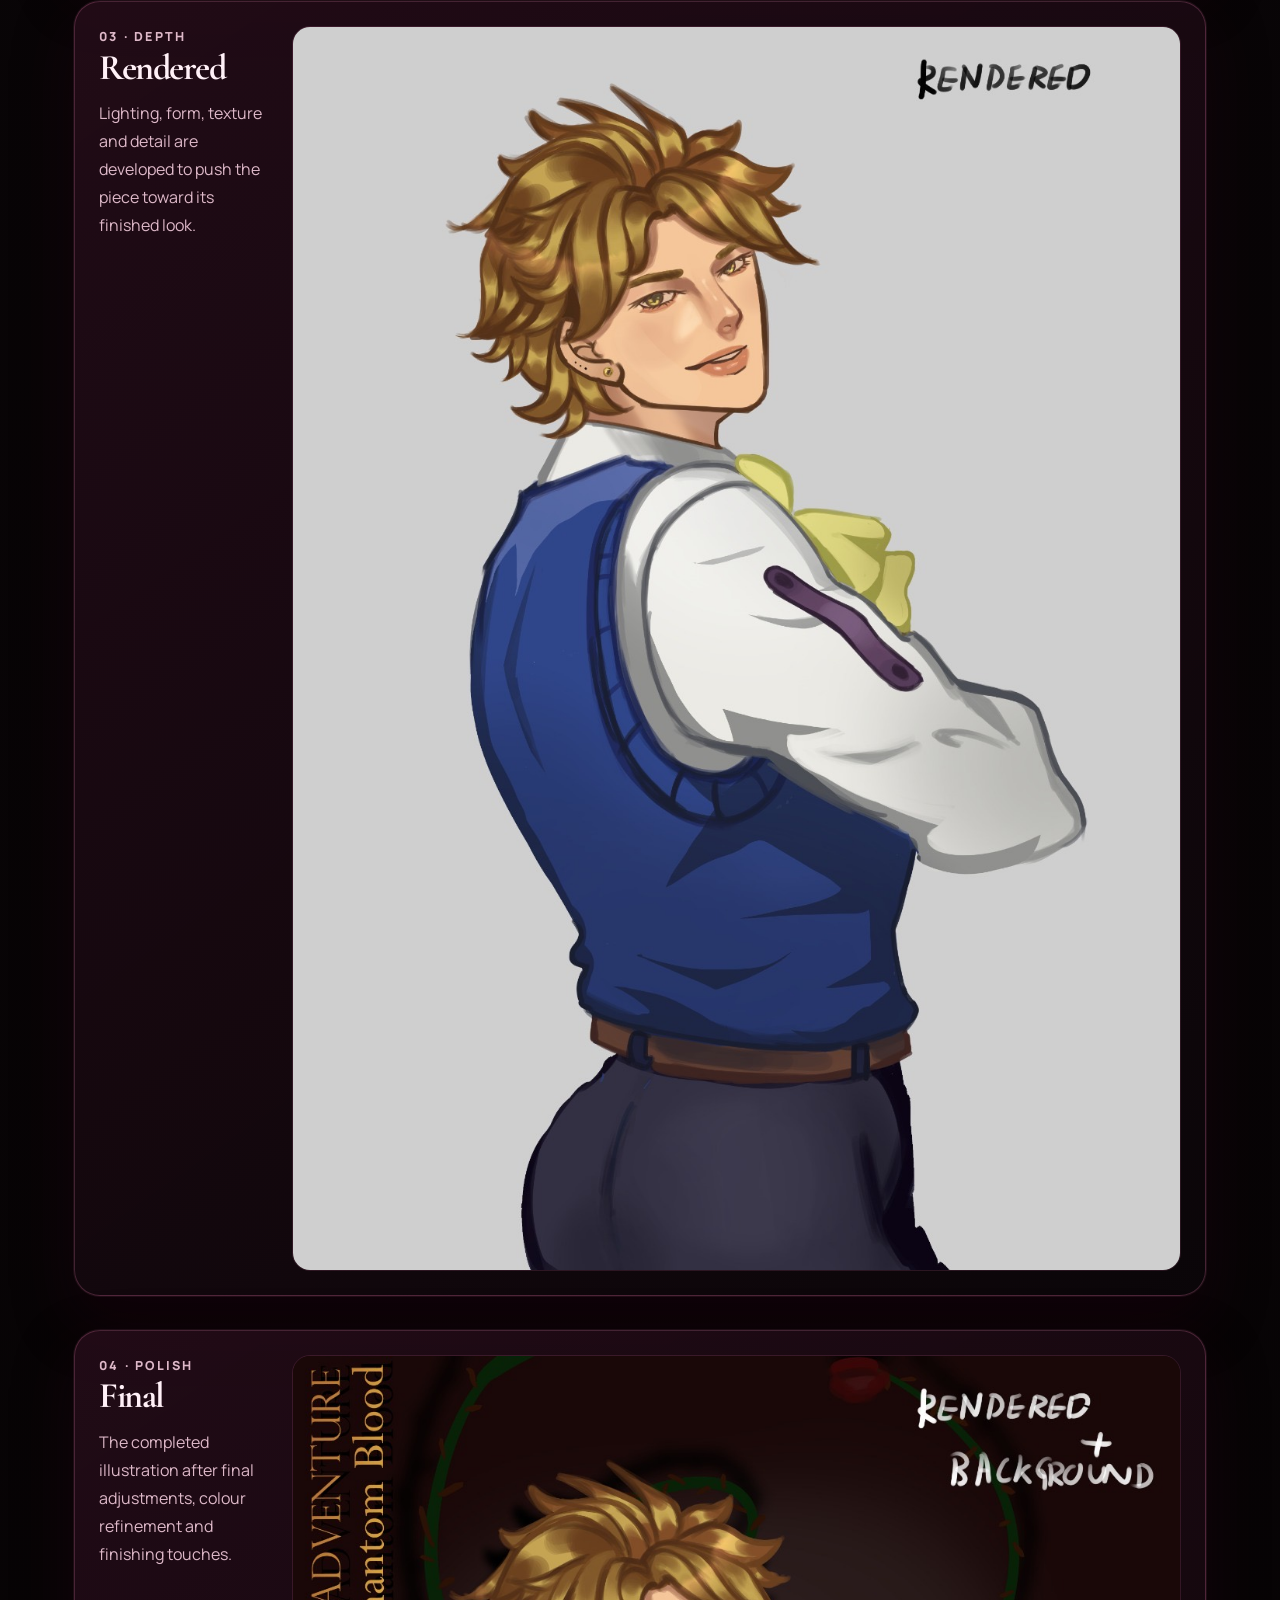
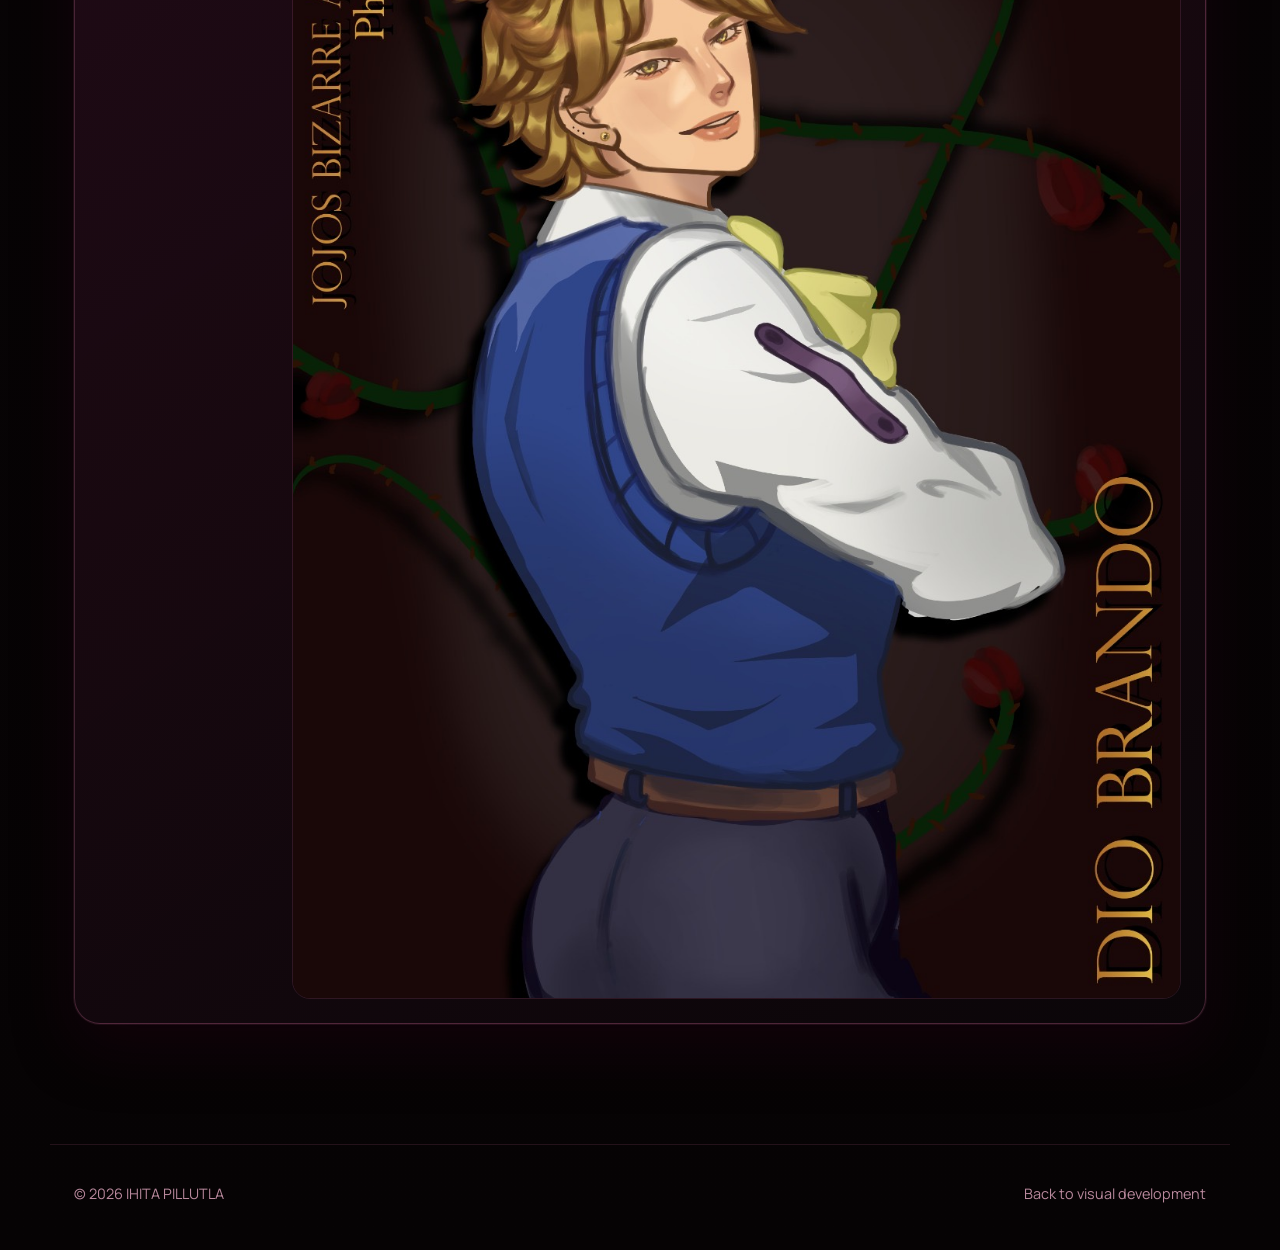
<file: projects/process.html>
<!DOCTYPE html>
<html lang="en">
<head>
  <meta charset="UTF-8" />
  <meta name="viewport" content="width=device-width,initial-scale=1.0" />
  <title>Art Process | Ihita Pillutla</title>
  <link rel="stylesheet" href="../assets/css/style.css" />
  <link rel="stylesheet" href="../assets/css/effects.css" />
  <link rel="stylesheet" href="../assets/css/portfolio-extras.css" />
  <link rel="stylesheet" href="../assets/css/art-gallery.css" />
</head>
<body>
  <header class="site-header">
    <a class="brand" href="../index.html">IHITA PILLUTLA</a>
    <nav><a href="../index.html#work">Work</a><a href="../index.html#art">Art</a><a href="../index.html#motion">Motion</a><a href="../index.html#about">About</a></nav>
  </header>

  <main>
    <section class="case-hero">
      <p class="eyebrow">SKETCH · FLATS · RENDER · FINAL</p>
      <h1>Art Process</h1>
      <p class="hero-copy">One illustration carried through four stages, showing construction, colour blocking, rendering and final polish.</p>
      <div class="case-meta"><span>4-Stage Process</span><span>Digital Illustration</span></div>
    </section>

    <section class="artwork-shell">
      <div class="process-list">
        <article class="process-stage">
          <div class="process-stage-copy"><p class="process-number">01 · FOUNDATION</p><h2>Sketch</h2><p>The composition, pose and main forms are established before colour or rendering.</p></div>
          <img src="../assets/art-work/process-work/process_sketch.JPG" alt="Illustration process sketch stage" decoding="async" />
        </article>

        <article class="process-stage">
          <div class="process-stage-copy"><p class="process-number">02 · COLOUR</p><h2>Flats</h2><p>Local colours are blocked in to separate forms and establish the palette before lighting and detail.</p></div>
          <img src="../assets/art-work/process-work/process_flats.JPG" alt="Illustration process flat colour stage" loading="lazy" decoding="async" />
        </article>

        <article class="process-stage">
          <div class="process-stage-copy"><p class="process-number">03 · DEPTH</p><h2>Rendered</h2><p>Lighting, form, texture and detail are developed to push the piece toward its finished look.</p></div>
          <img src="../assets/art-work/process-work/process_rendered.JPG" alt="Illustration process rendered stage" loading="lazy" decoding="async" />
        </article>

        <article class="process-stage">
          <div class="process-stage-copy"><p class="process-number">04 · POLISH</p><h2>Final</h2><p>The completed illustration after final adjustments, colour refinement and finishing touches.</p></div>
          <img src="../assets/art-work/process-work/process_full.JPG" alt="Completed final digital illustration" loading="lazy" decoding="async" />
        </article>
      </div>
    </section>
  </main>

  <footer><p>© 2026 IHITA PILLUTLA</p><p><a href="../index.html#art">Back to visual development</a></p></footer>
  <script src="../assets/js/main.js"></script>
</body>
</html>
</file>
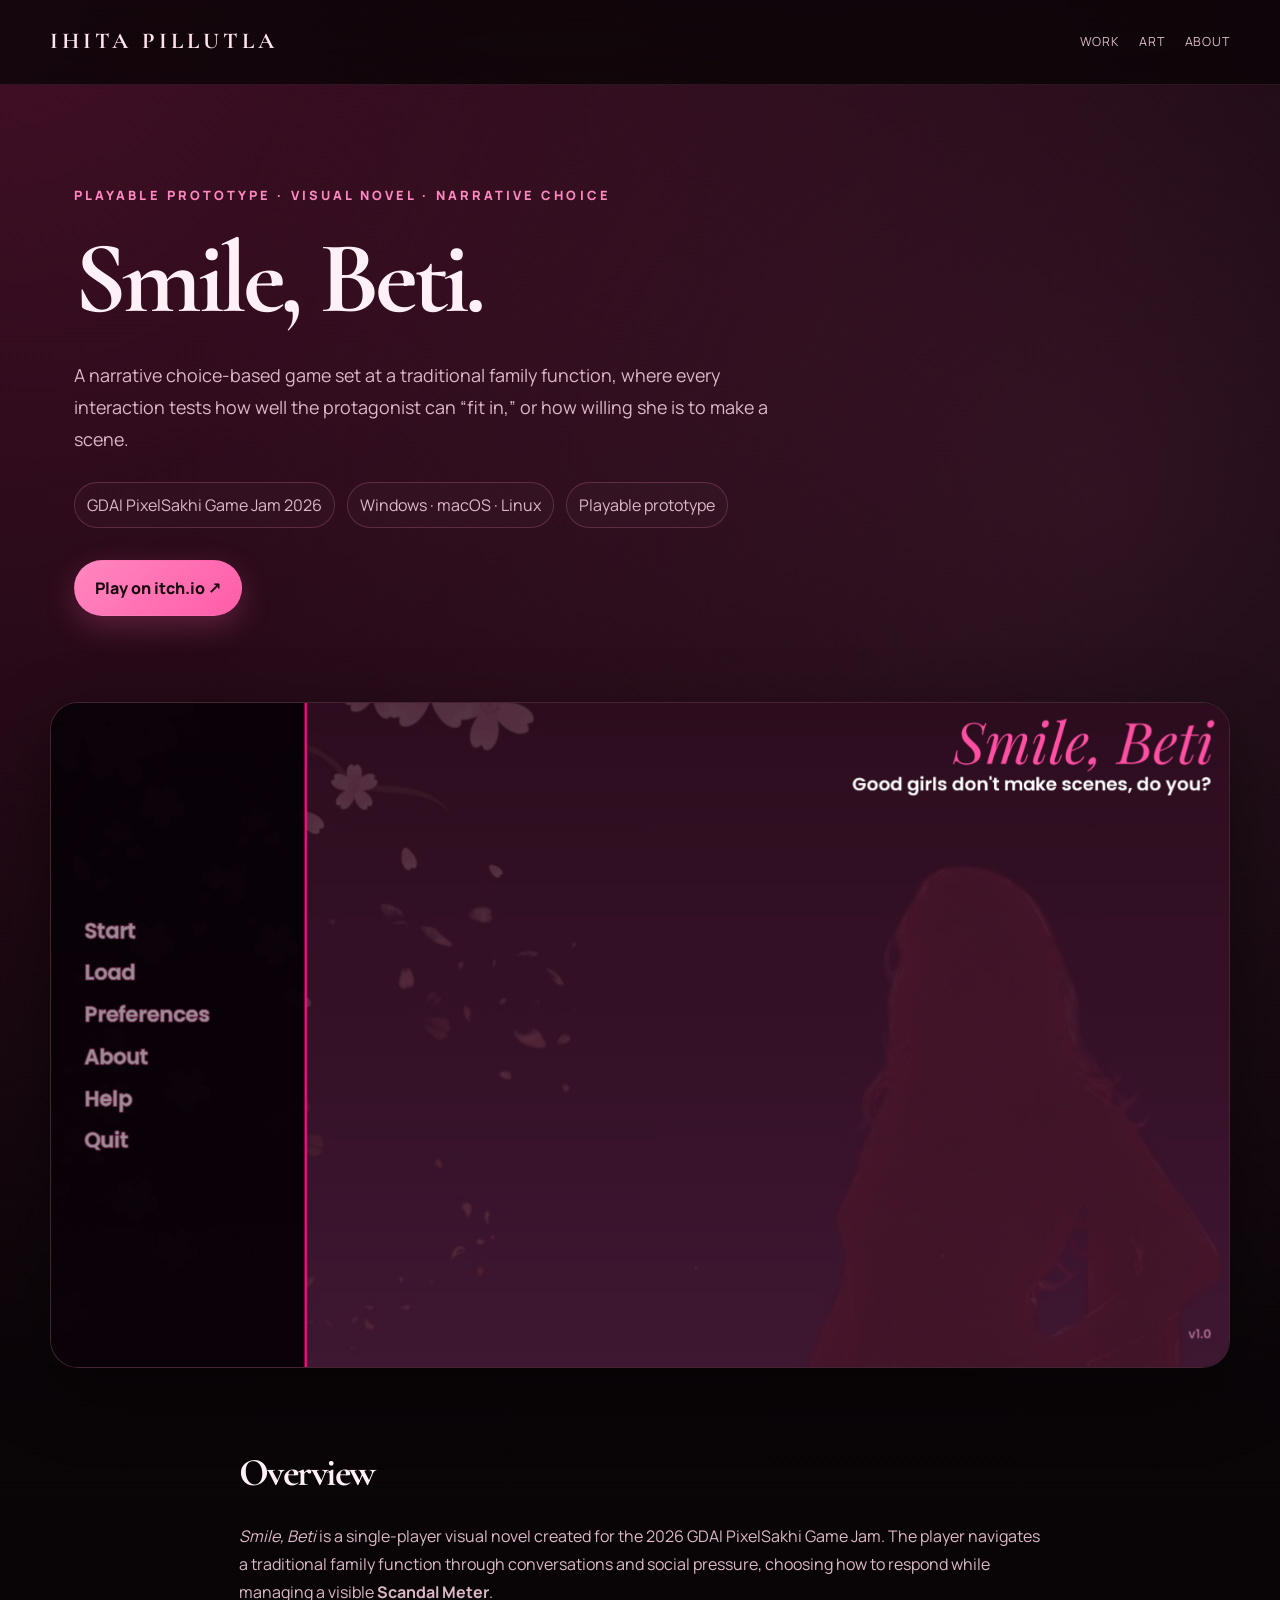
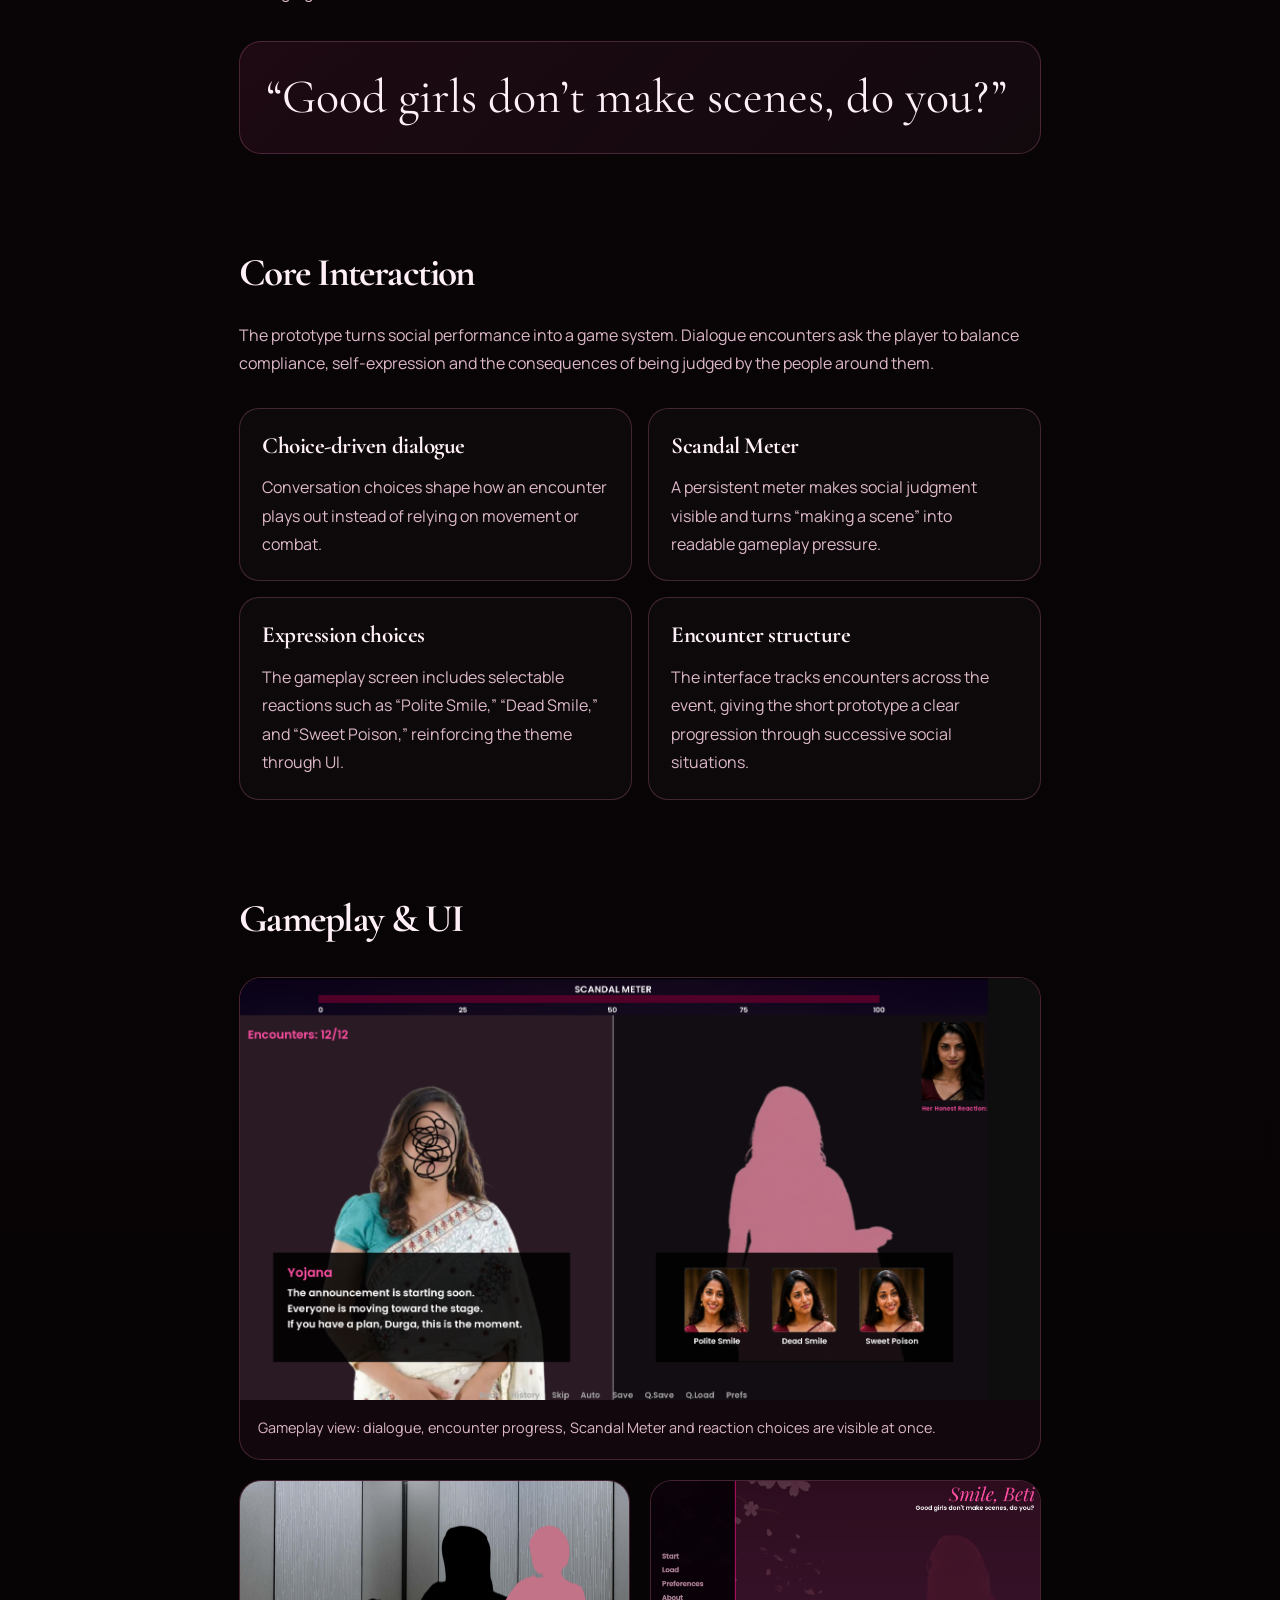
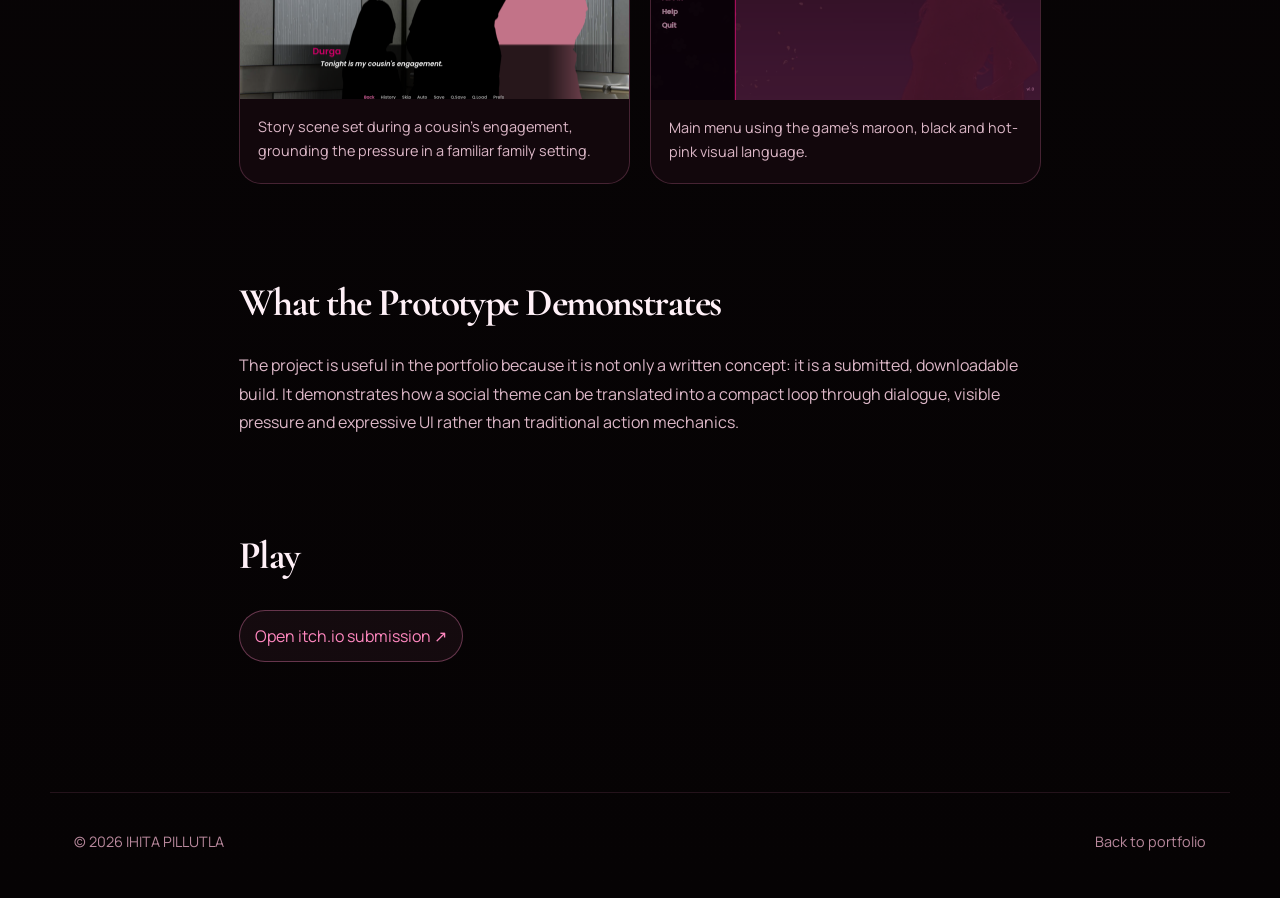
<file: projects/smile-beti.html>
<!DOCTYPE html>
<html lang="en"><head><meta charset="UTF-8"><meta name="viewport" content="width=device-width,initial-scale=1.0"><title>Smile, Beti | Omnipi</title><link rel="stylesheet" href="../assets/css/style.css"></head>
<body><header class="site-header"><a class="brand" href="../index.html">OMNIPI</a><nav><a href="../index.html#work">Work</a><a href="../index.html#art">Art</a><a href="../index.html#about">About</a></nav></header>
<main>
<section class="case-hero"><p class="eyebrow">Playable Prototype · Visual Novel · Narrative Choice</p><h1>Smile, Beti.</h1><p class="hero-copy">A narrative choice-based game set at a traditional family function, where every interaction tests how well the protagonist can “fit in,” or how willing she is to make a scene.</p><div class="case-meta"><span>GDAI PixelSakhi Game Jam 2026</span><span>Windows · macOS · Linux</span><span>Playable prototype</span></div><div class="hero-actions"><a class="button primary" href="https://itch.io/jam/gdai-women-game-jam-2026/rate/4513944" target="_blank" rel="noreferrer">Play on itch.io ↗</a></div></section>
<div class="case-banner image-banner"><img src="../assets/images/smile-beti/main-menu.png" alt="Smile, Beti main menu in a dark maroon and pink visual style"></div>
<article class="case-content">
<section><h2>Overview</h2><p><em>Smile, Beti</em> is a single-player visual novel created for the 2026 GDAI PixelSakhi Game Jam. The player navigates a traditional family function through conversations and social pressure, choosing how to respond while managing a visible <strong>Scandal Meter</strong>.</p><div class="callout"><p class="big-line">“Good girls don’t make scenes, do you?”</p></div></section>
<section><h2>Core Interaction</h2><p>The prototype turns social performance into a game system. Dialogue encounters ask the player to balance compliance, self-expression and the consequences of being judged by the people around them.</p><div class="feature-grid"><div class="feature-card"><h3>Choice-driven dialogue</h3><p>Conversation choices shape how an encounter plays out instead of relying on movement or combat.</p></div><div class="feature-card"><h3>Scandal Meter</h3><p>A persistent meter makes social judgment visible and turns “making a scene” into readable gameplay pressure.</p></div><div class="feature-card"><h3>Expression choices</h3><p>The gameplay screen includes selectable reactions such as “Polite Smile,” “Dead Smile,” and “Sweet Poison,” reinforcing the theme through UI.</p></div><div class="feature-card"><h3>Encounter structure</h3><p>The interface tracks encounters across the event, giving the short prototype a clear progression through successive social situations.</p></div></div></section>
<section><h2>Gameplay & UI</h2><div class="shot-grid"><figure class="wide"><img src="../assets/images/smile-beti/gameplay.png" alt="Smile, Beti gameplay showing dialogue, encounter count, scandal meter and expression choices"><figcaption>Gameplay view: dialogue, encounter progress, Scandal Meter and reaction choices are visible at once.</figcaption></figure><figure><img src="../assets/images/smile-beti/storyline.png" alt="Smile, Beti visual novel scene at a family engagement"><figcaption>Story scene set during a cousin’s engagement, grounding the pressure in a familiar family setting.</figcaption></figure><figure><img src="../assets/images/smile-beti/main-menu.png" alt="Smile, Beti main menu"><figcaption>Main menu using the game’s maroon, black and hot-pink visual language.</figcaption></figure></div></section>
<section><h2>What the Prototype Demonstrates</h2><p>The project is useful in the portfolio because it is not only a written concept: it is a submitted, downloadable build. It demonstrates how a social theme can be translated into a compact loop through dialogue, visible pressure and expressive UI rather than traditional action mechanics.</p></section>
<section><h2>Play</h2><div class="doc-links"><a class="doc-link" href="https://itch.io/jam/gdai-women-game-jam-2026/rate/4513944" target="_blank" rel="noreferrer">Open itch.io submission ↗</a></div></section>
</article></main><footer><p>© 2026 OMNIPI</p><p><a href="../index.html">Back to portfolio</a></p></footer></body></html>
</file>
<file: assets/css/style.css>
@import url('https://fonts.googleapis.com/css2?family=Cormorant+Garamond:wght@500;600;700&family=Manrope:wght@400;500;600;700;800&display=swap');

:root {
  --bg: #090507;
  --bg-deep: #12080d;
  --surface: rgba(26, 11, 18, 0.82);
  --surface-2: rgba(44, 17, 30, 0.9);
  --surface-3: rgba(72, 23, 46, 0.92);
  --text: #fff0f7;
  --muted: #ddb8c8;
  --muted-2: #b9899d;
  --accent: #ff87bf;
  --accent-strong: #ff5ca8;
  --accent-deep: #7c1f4b;
  --line: rgba(255, 135, 191, 0.22);
  --glow: 0 0 0 1px rgba(255, 135, 191, 0.08), 0 24px 60px rgba(32, 0, 15, 0.45);
  --max: 1180px;
}

* { box-sizing: border-box; }
html { scroll-behavior: smooth; scroll-padding-top: 90px; }
body {
  margin: 0;
  color: var(--text);
  font-family: "Manrope", ui-sans-serif, system-ui, -apple-system, BlinkMacSystemFont, "Segoe UI", sans-serif;
  line-height: 1.75;
  background:
    radial-gradient(circle at top left, rgba(143, 28, 79, 0.38), transparent 32%),
    radial-gradient(circle at 85% 12%, rgba(255, 105, 180, 0.12), transparent 24%),
    linear-gradient(180deg, #12070d 0%, #090507 38%, #060304 100%);
}

a { color: inherit; text-decoration: none; }
p { line-height: 1.75; }
h1, h2, h3, .brand { font-family: "Cormorant Garamond", Georgia, serif; }
h1, h2, h3, p { margin-top: 0; }
h1 { font-size: clamp(3.5rem, 9vw, 8rem); line-height: 1.02; letter-spacing: -0.045em; max-width: 1000px; margin-bottom: 34px; }
h2 { font-size: clamp(2.4rem, 4vw, 4.7rem); line-height: 1.1; letter-spacing: -0.04em; max-width: 850px; margin-bottom: 24px; }
h3 { line-height: 1.25; letter-spacing: -0.02em; }

.site-header {
  position: sticky;
  top: 0;
  z-index: 20;
  display: flex;
  justify-content: space-between;
  align-items: center;
  gap: 28px;
  padding: 22px max(24px, calc((100vw - var(--max))/2));
  border-bottom: 1px solid rgba(255, 135, 191, 0.12);
  background: rgba(8, 4, 6, 0.78);
  backdrop-filter: blur(18px);
}
.brand { font-size: 0; font-weight: 700; letter-spacing: 0.18em; color: #ffe3f0; white-space: nowrap; }
.brand::after { content: "IHITA PILLUTLA"; font-size: 1.42rem; letter-spacing: .18em; }
nav { display: flex; justify-content: flex-end; flex-wrap: wrap; gap: 20px; }
nav a { color: var(--muted); letter-spacing: 0.07em; text-transform: uppercase; font-size: 0.78rem; }
nav a:hover { color: var(--accent); }

.hero, .section, footer { max-width: var(--max); margin: 0 auto; padding-left: 24px; padding-right: 24px; }
.hero { min-height: 78vh; display: flex; flex-direction: column; justify-content: center; padding-top: 94px; padding-bottom: 94px; }
.hero-home { min-height: 82vh; align-items: center; text-align: center; }
.hero-home .eyebrow { margin-bottom: 24px; }
.hero-name { max-width: none; margin: 0 auto 22px; font-size: clamp(5rem, 12vw, 10rem); line-height: .92; }
.hero-role { margin-bottom: 22px; color: var(--accent); font-weight: 700; letter-spacing: .08em; text-transform: uppercase; font-size: .9rem; }
.hero-home .hero-copy { margin-left: auto; margin-right: auto; max-width: 780px; }
.hero-home .hero-actions { justify-content: center; }
.scroll-cue { display: inline-block; margin-top: 56px; color: var(--muted-2); font-size: .8rem; letter-spacing: .14em; text-transform: uppercase; }
.eyebrow { color: var(--accent); font-size: 0.8rem; line-height: 1.7; letter-spacing: 0.24em; font-weight: 800; text-transform: uppercase; }
.hero-copy { max-width: 700px; font-size: 1.12rem; color: var(--muted); line-height: 1.8; }
.hero-actions { display: flex; gap: 14px; flex-wrap: wrap; margin-top: 32px; }
.button { display: inline-flex; align-items: center; justify-content: center; min-height: 48px; padding: 13px 20px; border: 1px solid var(--line); border-radius: 999px; background: rgba(255,255,255,0.02); transition: transform .2s ease, border-color .2s ease, background .2s ease; }
.button:hover { transform: translateY(-2px); border-color: rgba(255, 135, 191, 0.45); }
.button.primary { background: linear-gradient(135deg, var(--accent) 0%, var(--accent-strong) 100%); color: #180810; border-color: transparent; font-weight: 800; box-shadow: 0 10px 30px rgba(255, 92, 168, 0.25); }
.button.secondary { color: var(--text); }
.button.secondary:hover { background: rgba(255, 135, 191, 0.08); }

.section { padding-top: 118px; padding-bottom: 118px; }
.alt-section { max-width: none; background: linear-gradient(180deg, rgba(31, 12, 21, 0.78), rgba(14, 7, 10, 0.9)); border-top: 1px solid rgba(255, 135, 191, 0.08); border-bottom: 1px solid rgba(255, 135, 191, 0.08); padding-left: max(24px, calc((100vw - var(--max))/2)); padding-right: max(24px, calc((100vw - var(--max))/2)); }
.section-heading { margin-bottom: 58px; }
.centered-heading { text-align: center; margin-left: auto; margin-right: auto; }
.centered-heading h2 { margin-left: auto; margin-right: auto; }
.centered-heading .eyebrow { margin-bottom: 18px; }

.profile-grid { display: grid; grid-template-columns: repeat(2, minmax(0,1fr)); gap: 22px; }
.profile-card, .experience-card, .skill-card { border: 1px solid var(--line); border-radius: 24px; background: linear-gradient(180deg, rgba(31,12,22,.76), rgba(13,7,10,.9)); padding: 30px; box-shadow: var(--glow); }
.profile-card h3, .experience-card h3, .skill-card h3 { font-size: 1.75rem; margin-bottom: 16px; }
.profile-card p, .experience-card p, .skill-card p { color: var(--muted); margin-bottom: 18px; }
.domain-tags { display: flex; flex-wrap: wrap; gap: 9px; margin-top: 26px; }
.domain-tags span { border: 1px solid rgba(255,135,191,.25); background: rgba(255,135,191,.055); color: var(--muted); border-radius: 999px; padding: 8px 12px; font-size: .82rem; }
.mini-timeline { display: grid; gap: 0; }
.mini-timeline > div { display: grid; grid-template-columns: 150px 1fr; gap: 18px; padding: 17px 0; border-bottom: 1px solid rgba(255,135,191,.12); }
.mini-timeline > div:last-child { border-bottom: 0; }
.mini-timeline strong { color: var(--accent); }
.mini-timeline span { color: var(--muted); }

.project-grid { display: grid; grid-template-columns: repeat(2, minmax(0,1fr)); gap: 22px; }
.project-card { border: 1px solid var(--line); background: linear-gradient(180deg, rgba(31, 12, 22, 0.9), rgba(16, 8, 12, 0.95)); overflow: hidden; transition: transform .25s ease, border-color .25s ease, box-shadow .25s ease; box-shadow: var(--glow); border-radius: 26px; }
.project-card:hover { transform: translateY(-6px); border-color: rgba(255, 135, 191, 0.42); box-shadow: 0 0 0 1px rgba(255, 135, 191, 0.15), 0 28px 70px rgba(0, 0, 0, 0.42); }
.project-card.featured { grid-column: 1 / -1; }
.project-image { aspect-ratio: 16/10; display: grid; place-items: center; font-size: clamp(1.6rem, 4vw, 4rem); font-weight: 700; letter-spacing: -0.04em; font-family: "Cormorant Garamond", Georgia, serif; }
.featured .project-image { aspect-ratio: 16/7; }
.placeholder { background: radial-gradient(circle at 20% 20%, rgba(255, 135, 191, 0.24), transparent 20%), radial-gradient(circle at 80% 22%, rgba(122, 28, 73, 0.36), transparent 26%), linear-gradient(135deg, #34111f 0%, #170a11 55%, #0b0508 100%); }
.project-meta { display: flex; justify-content: space-between; gap: 24px; padding: 24px; align-items: end; }
.project-meta h3 { margin-bottom: 10px; font-size: 1.5rem; }
.project-meta p, .project-meta span { color: var(--muted); font-size: .94rem; line-height: 1.65; margin: 0; }

.art-grid { display: grid; grid-template-columns: 1.4fr 1fr; gap: 22px; }
.art-tile { min-height: 300px; display: flex; align-items: end; padding: 28px; border: 1px solid var(--line); background: radial-gradient(circle at top right, rgba(255, 135, 191, 0.14), transparent 24%), linear-gradient(135deg, #34111f, #14090e 68%); font-weight: 700; font-size: 1.6rem; font-family: "Cormorant Garamond", Georgia, serif; border-radius: 26px; box-shadow: var(--glow); transition: transform .25s ease, border-color .25s ease; }
.art-tile.wide { grid-row: span 2; min-height: 622px; }
.art-tile:hover { transform: translateY(-5px); border-color: rgba(255, 135, 191, 0.42); }

.experience-grid { display: grid; grid-template-columns: repeat(3, minmax(0,1fr)); gap: 20px; }
.experience-label { color: var(--accent) !important; font-size: .74rem; font-weight: 800; letter-spacing: .16em; text-transform: uppercase; margin-bottom: 14px !important; }
.skills-grid { display: grid; grid-template-columns: repeat(3, minmax(0,1fr)); gap: 18px; }
.skill-card { padding: 24px; }
.skill-card h3 { color: var(--text); }

.contact-panel { display: grid; grid-template-columns: 1.5fr .7fr; gap: 56px; align-items: end; }
.contact-panel h2 { margin-bottom: 22px; }
.contact-panel p { color: var(--muted); max-width: 720px; }
.contact-links { display: flex; flex-direction: column; gap: 12px; align-items: stretch; }

.about-section { display: grid; grid-template-columns: 1fr 1fr; gap: 60px; }
.about-copy { font-size: 1.12rem; color: var(--muted); }
footer { padding-top: 36px; padding-bottom: 44px; border-top: 1px solid rgba(255, 135, 191, 0.12); display: flex; justify-content: space-between; gap: 20px; color: var(--muted-2); font-size: .9rem; }
footer p { margin-bottom: 0; }
footer p:first-child { font-size: 0; }
footer p:first-child::after { content: "© 2026 IHITA PILLUTLA"; font-size: .9rem; }

.case-hero { max-width: var(--max); margin: 0 auto; padding: 100px 24px 48px; }
.case-hero .eyebrow { margin-bottom: 20px; }
.case-hero h1 { font-size: clamp(3.2rem, 8vw, 7rem); line-height: 1; margin-bottom: 30px; }
.case-meta { display: flex; flex-wrap: wrap; gap: 12px; color: var(--muted); margin-top: 26px; }
.case-meta span { border: 1px solid var(--line); padding: 8px 12px; border-radius: 999px; background: rgba(255,255,255,0.02); }
.case-banner { max-width: var(--max); margin: 38px auto 0; padding: 0 24px; }
.case-banner .placeholder { min-height: 430px; border: 1px solid var(--line); border-radius: 28px; box-shadow: var(--glow); }
.case-content { max-width: 850px; margin: 0 auto; padding: 82px 24px 130px; }
.case-content > section + section { margin-top: 96px; }
.case-content section > .eyebrow { margin-bottom: 20px; }
.case-content h2 { font-size: 2.45rem; line-height: 1.16; margin-top: 0; margin-bottom: 26px; }
.case-content h3 { line-height: 1.3; }
.case-content p, .case-content li { color: var(--muted); line-height: 1.78; }
.notice { border-left: 3px solid var(--accent); padding: 20px 22px; background: rgba(255, 135, 191, 0.05); color: var(--muted); border-radius: 0 18px 18px 0; }

.cover-image, .case-image { width: 100%; height: 100%; display: block; object-fit: cover; }
.project-image.cover-image { min-height: 0; }
.case-banner.image-banner { overflow: hidden; border-radius: 28px; border: 1px solid var(--line); box-shadow: 0 24px 70px rgba(0,0,0,.38); background: #10070b; padding: 0; }
.case-banner.image-banner img { width: 100%; display: block; }
.kicker-link { color: var(--accent); border-bottom: 1px solid rgba(255,135,191,.5); }

.feature-grid, .stat-grid { display: grid; grid-template-columns: repeat(2, minmax(0,1fr)); gap: 16px; margin: 30px 0 10px; }
.feature-card, .stat-card { border: 1px solid var(--line); border-radius: 20px; background: rgba(255,255,255,.025); padding: 22px; }
.feature-card h3, .stat-card h3 { font-size: 1.45rem; margin-bottom: 12px; }
.feature-card p, .stat-card p { margin-bottom: 0; }
.stat-card strong { display: block; color: var(--accent); font-size: 1.15rem; margin-bottom: 6px; }
.loop { display: flex; flex-wrap: wrap; align-items: stretch; gap: 10px; margin: 30px 0; }
.loop-step { flex: 1 1 145px; min-width: 0; border: 1px solid var(--line); border-radius: 18px; padding: 18px; background: rgba(124,31,75,.12); color: var(--text); line-height: 1.65; }
.loop-arrow { align-self: center; color: var(--accent); font-weight: 800; }
.resource-list { display: grid; gap: 10px; margin: 28px 0; }
.resource-row { display: grid; grid-template-columns: 110px 1fr; gap: 20px; padding: 17px 0; border-bottom: 1px solid rgba(255,135,191,.12); line-height: 1.7; }
.resource-row strong { color: var(--accent); }
.shot-grid { display: grid; grid-template-columns: repeat(2, minmax(0,1fr)); gap: 20px; margin: 36px 0; }
.shot-grid figure, .single-shot { margin: 0; border: 1px solid var(--line); border-radius: 22px; overflow: hidden; background: rgba(20,8,14,.9); }
.shot-grid figure.wide { grid-column: 1 / -1; }
.shot-grid img, .single-shot img { width: 100%; display: block; }
figcaption { padding: 16px 18px 19px; color: var(--muted); font-size: .9rem; line-height: 1.65; }
.callout { margin: 34px 0; padding: 26px; border: 1px solid var(--line); border-radius: 22px; background: linear-gradient(135deg, rgba(124,31,75,.18), rgba(255,135,191,.04)); }
.callout .big-line { font-family: "Cormorant Garamond", Georgia, serif; color: var(--text); font-size: clamp(1.8rem, 4vw, 3rem); line-height: 1.22; margin: 0; }
.case-content ul { padding-left: 1.2rem; }
.case-content li + li { margin-top: .7rem; }
.doc-links { display: flex; flex-wrap: wrap; gap: 12px; margin-top: 32px; }
.doc-links .doc-link, .play-link { display: inline-flex; align-items: center; gap: 8px; border: 1px solid rgba(255,135,191,.35); border-radius: 999px; padding: 11px 15px; background: rgba(255,135,191,.06); color: var(--accent); text-decoration: none; }
.doc-links .doc-link:hover, .play-link:hover { background: rgba(255,135,191,.12); }

@media (max-width: 920px) {
  .experience-grid, .skills-grid { grid-template-columns: repeat(2, minmax(0,1fr)); }
  .contact-panel { grid-template-columns: 1fr; }
  .contact-links { flex-direction: row; flex-wrap: wrap; }
}

@media (max-width: 760px) {
  .site-header { align-items: flex-start; padding-top: 18px; padding-bottom: 18px; }
  .brand::after { font-size: 1.05rem; letter-spacing: .12em; }
  nav { gap: 10px 14px; }
  nav a { font-size: .7rem; }
  .nav-extra { display: none; }
  .project-grid, .art-grid, .about-section, .profile-grid, .experience-grid, .skills-grid { grid-template-columns: 1fr; }
  .project-card.featured { grid-column: auto; }
  .art-tile.wide { grid-row: auto; min-height: 360px; }
  .hero { min-height: 70vh; }
  .hero-home { min-height: 76vh; }
  .hero-name { font-size: clamp(4.2rem, 19vw, 6.8rem); line-height: .96; }
  .section { padding-top: 86px; padding-bottom: 86px; }
  .case-content > section + section { margin-top: 78px; }
  .mini-timeline > div { grid-template-columns: 1fr; gap: 4px; }
  footer { flex-direction: column; gap: 6px; }
  .feature-grid, .stat-grid, .shot-grid { grid-template-columns: 1fr; }
  .shot-grid figure.wide { grid-column: auto; }
  .resource-row { grid-template-columns: 1fr; gap: 4px; }
  .loop-arrow { display: none; }
}
</file>
<file: assets/css/effects.css>
/* Interactive dark-femme layer — intentionally separated from core layout styles. */

body {
  --pointer-x: 50vw;
  --pointer-y: 30vh;
}

.hero-home {
  position: relative;
  isolation: isolate;
  overflow: hidden;
  border-radius: 0 0 36px 36px;
}

.hero-home::before {
  content: "";
  position: absolute;
  inset: -15%;
  z-index: -3;
  pointer-events: none;
  background:
    radial-gradient(circle at var(--hero-x, 50%) var(--hero-y, 45%), rgba(255, 111, 181, .18), transparent 24%),
    radial-gradient(circle at 25% 22%, rgba(112, 20, 62, .34), transparent 24%),
    radial-gradient(circle at 77% 66%, rgba(255, 135, 191, .08), transparent 22%);
  filter: blur(6px);
  transition: background-position .15s linear;
}

.hero-home::after {
  content: "";
  position: absolute;
  inset: 0;
  z-index: -2;
  pointer-events: none;
  background-image:
    linear-gradient(rgba(255,255,255,.018) 1px, transparent 1px),
    linear-gradient(90deg, rgba(255,255,255,.012) 1px, transparent 1px);
  background-size: 70px 70px;
  mask-image: linear-gradient(to bottom, rgba(0,0,0,.5), transparent 80%);
}

.hero-name {
  position: relative;
  text-shadow:
    0 2px 0 rgba(255,255,255,.08),
    0 12px 34px rgba(0,0,0,.55),
    0 0 34px rgba(255, 92, 168, .12);
  transition: transform .25s ease, text-shadow .25s ease;
}

.hero-home:hover .hero-name {
  text-shadow:
    0 2px 0 rgba(255,255,255,.1),
    0 16px 42px rgba(0,0,0,.62),
    0 0 44px rgba(255, 92, 168, .2);
}

.hero-role,
.hero-home .eyebrow {
  text-shadow: 0 0 20px rgba(255, 92, 168, .24);
}

.sparkle-field {
  position: absolute;
  inset: 0;
  z-index: -1;
  overflow: hidden;
  pointer-events: none;
}

.sparkle {
  --size: 6px;
  --duration: 6s;
  --delay: 0s;
  position: absolute;
  width: var(--size);
  height: var(--size);
  opacity: .12;
  transform: rotate(45deg) scale(.5);
  animation: sparkleTwinkle var(--duration) ease-in-out var(--delay) infinite;
}

.sparkle::before,
.sparkle::after {
  content: "";
  position: absolute;
  inset: 0;
  margin: auto;
  border-radius: 999px;
  background: linear-gradient(180deg, #fff8fc, #ff89c0 65%, rgba(255,137,192,0));
  box-shadow: 0 0 16px rgba(255, 135, 191, .55);
}

.sparkle::before {
  width: 1.4px;
  height: 100%;
}

.sparkle::after {
  width: 100%;
  height: 1.4px;
}

@keyframes sparkleTwinkle {
  0%, 100% { opacity: .08; transform: rotate(45deg) scale(.35) translateY(0); }
  45% { opacity: .9; transform: rotate(45deg) scale(1) translateY(-4px); }
  60% { opacity: .25; }
}

.pointer-glow {
  position: fixed;
  left: 0;
  top: 0;
  width: 420px;
  height: 420px;
  z-index: 0;
  pointer-events: none;
  border-radius: 50%;
  transform: translate(calc(var(--pointer-x) - 210px), calc(var(--pointer-y) - 210px));
  background: radial-gradient(circle, rgba(255, 104, 177, .075), transparent 63%);
  filter: blur(8px);
  mix-blend-mode: screen;
  transition: opacity .25s ease;
}

main,
.site-header,
footer { position: relative; z-index: 1; }

.button {
  position: relative;
  overflow: hidden;
}

.button::after {
  content: "";
  position: absolute;
  top: -70%;
  left: -45%;
  width: 32%;
  height: 240%;
  background: linear-gradient(90deg, transparent, rgba(255,255,255,.28), transparent);
  transform: rotate(18deg) translateX(-250%);
  transition: transform .65s ease;
  pointer-events: none;
}

.button:hover::after {
  transform: rotate(18deg) translateX(520%);
}

.site-header nav a {
  position: relative;
  transition: color .2s ease, text-shadow .2s ease;
}

.site-header nav a::after {
  content: "";
  position: absolute;
  left: 50%;
  right: 50%;
  bottom: -8px;
  height: 1px;
  background: var(--accent);
  box-shadow: 0 0 8px rgba(255, 135, 191, .55);
  transition: left .2s ease, right .2s ease;
}

.site-header nav a:hover::after,
.site-header nav a.active::after {
  left: 0;
  right: 0;
}

.site-header nav a.active {
  color: var(--accent);
  text-shadow: 0 0 14px rgba(255, 135, 191, .24);
}

.reveal {
  opacity: 0;
  transform: translateY(26px);
  transition: opacity .72s ease, transform .72s cubic-bezier(.2,.72,.2,1);
  transition-delay: var(--reveal-delay, 0ms);
}

.reveal.is-visible {
  opacity: 1;
  transform: translateY(0);
}

.tilt-card {
  transform-style: preserve-3d;
  will-change: transform;
  transition: transform .18s ease, border-color .25s ease, box-shadow .25s ease;
}

.tilt-card > * {
  transform: translateZ(0);
}

.tilt-card:hover {
  border-color: rgba(255, 135, 191, .42);
}

.project-card.tilt-card:hover,
.profile-card.tilt-card:hover,
.experience-card.tilt-card:hover,
.skill-card.tilt-card:hover,
.art-tile.tilt-card:hover {
  box-shadow:
    0 0 0 1px rgba(255, 135, 191, .11),
    0 24px 60px rgba(0,0,0,.36),
    0 0 38px rgba(124,31,75,.12);
}

.skill-topline {
  display: flex;
  align-items: center;
  justify-content: space-between;
  gap: 14px;
  margin-bottom: 10px;
}

.skill-topline h3 {
  margin-bottom: 0;
}

.skill-badge {
  flex: 0 0 auto;
  display: inline-flex;
  align-items: center;
  min-height: 28px;
  padding: 5px 9px;
  border: 1px solid rgba(255,135,191,.42);
  border-radius: 999px;
  background: linear-gradient(135deg, rgba(255,92,168,.17), rgba(124,31,75,.2));
  color: var(--accent);
  font-size: .68rem;
  font-weight: 800;
  letter-spacing: .12em;
  box-shadow: 0 0 20px rgba(255,92,168,.08);
}

.ae-card {
  position: relative;
  overflow: hidden;
}

.ae-card::before {
  content: "Ae";
  position: absolute;
  right: -6px;
  bottom: -45px;
  font-family: "Cormorant Garamond", Georgia, serif;
  font-size: 8.5rem;
  font-weight: 700;
  color: rgba(255,135,191,.035);
  pointer-events: none;
}

.scroll-cue {
  animation: scrollCue 2.2s ease-in-out infinite;
}

@keyframes scrollCue {
  0%, 100% { transform: translateY(0); opacity: .62; }
  50% { transform: translateY(7px); opacity: 1; }
}

@media (max-width: 760px) {
  .pointer-glow { display: none; }
  .hero-home { border-radius: 0 0 24px 24px; }
  .sparkle { opacity: .22; }
  .skill-topline { align-items: flex-start; flex-direction: column; }
}

@media (prefers-reduced-motion: reduce) {
  *, *::before, *::after {
    animation-duration: .001ms !important;
    animation-iteration-count: 1 !important;
    scroll-behavior: auto !important;
    transition-duration: .001ms !important;
  }
  .reveal { opacity: 1; transform: none; }
  .pointer-glow { display: none; }
}
</file>
<file: assets/css/portfolio-extras.css>
/* Portfolio-specific refinements layered over the base dark-femme system. */

/* Let the hero effects breathe edge-to-edge instead of reading as a boxed panel. */
.hero-home {
  max-width: none;
  width: 100%;
  min-height: calc(100vh - 70px);
  border-radius: 0 !important;
  padding-top: 128px;
  padding-bottom: 68px;
  padding-left: max(24px, calc((100vw - var(--max))/2));
  padding-right: max(24px, calc((100vw - var(--max))/2));
}

/* Fade the hero lighting before the section ends so there is no hard visual edge. */
.hero-home::before {
  -webkit-mask-image: linear-gradient(to bottom, #000 0%, #000 72%, rgba(0,0,0,.82) 84%, transparent 100%);
  mask-image: linear-gradient(to bottom, #000 0%, #000 72%, rgba(0,0,0,.82) 84%, transparent 100%);
}

/* Full-image project treatment used for visually finished projects. */
.image-project-card {
  position: relative;
  min-height: 470px;
  display: flex;
  align-items: flex-end;
  overflow: hidden;
  background-position: center;
  background-size: cover;
  background-repeat: no-repeat;
}

/* Uploaded project icon artwork is designed as the full card image, including its black field. */
.project-card[href="projects/battery-human.html"] .project-image,
.project-card[href="projects/oni-no-ta.html"] .project-image,
.project-card[href="projects/karma.html"] .project-image,
.project-card[href="projects/more-concepts.html"] .project-image {
  color: transparent;
  text-shadow: none;
  background-color: #000;
  background-repeat: no-repeat;
  background-position: center;
  background-size: cover;
  transition: filter .25s ease;
}

.project-card[href="projects/battery-human.html"] .project-image {
  background-image: url('../icons/batteryhuman_T.png');
}

.project-card[href="projects/oni-no-ta.html"] .project-image {
  background-image: url('../icons/oni_T.png');
}

.project-card[href="projects/karma.html"] .project-image {
  background-image: url('../icons/karma_T.png');
}

.project-card[href="projects/more-concepts.html"] .project-image {
  background-image: url('../icons/extra_T.png');
}

.project-card[href="projects/battery-human.html"]:hover .project-image,
.project-card[href="projects/oni-no-ta.html"]:hover .project-image,
.project-card[href="projects/karma.html"]:hover .project-image,
.project-card[href="projects/more-concepts.html"]:hover .project-image {
  filter: brightness(1.08);
}

.smile-background {
  background-image:
    linear-gradient(180deg, rgba(8,3,6,.02) 18%, rgba(10,4,8,.18) 55%, rgba(8,3,6,.94) 100%),
    url('../icons/smilebeti_T.png');
  background-size: cover, cover;
  background-position: center, center;
  background-repeat: no-repeat;
}

.smile-background:hover {
  filter: brightness(1.06);
}

.image-project-card::before {
  content: "";
  position: absolute;
  inset: 0;
  background: linear-gradient(90deg, rgba(76,13,45,.09), transparent 52%);
  pointer-events: none;
}

.image-card-overlay {
  position: relative;
  z-index: 2;
  width: 100%;
  display: flex;
  justify-content: space-between;
  align-items: end;
  gap: 24px;
  padding: 28px;
  background: #10070c;
  border-top: 1px solid rgba(255,135,191,.08);
  text-shadow: 0 3px 16px rgba(0,0,0,.7);
}

.image-card-overlay h3 {
  margin: 0 0 8px;
  font-size: 1.6rem;
}

.image-card-overlay p,
.image-card-overlay span {
  margin: 0;
  color: #f1cbdc;
  font-size: .94rem;
  line-height: 1.6;
}

/* Homepage visual-development tiles now preview actual uploaded work. */
.art-grid .art-tile {
  position: relative;
  overflow: hidden;
  background-position: center;
  background-size: cover;
  isolation: isolate;
}

.art-grid .art-tile::before {
  content: "";
  position: absolute;
  inset: 0;
  z-index: -1;
  background: linear-gradient(180deg, rgba(8,3,6,.08), rgba(8,3,6,.78));
  transition: background .3s ease;
}

.art-grid .art-tile:hover::before {
  background: linear-gradient(180deg, rgba(8,3,6,.02), rgba(8,3,6,.62));
}

.art-grid .art-tile:nth-child(1) {
  background-image: url('../art-work/karma.png');
  background-position: center 28%;
}

.art-grid .art-tile:nth-child(2) {
  background-image: url('../art-work/process-work/process_full.JPG');
}

.art-grid .art-tile:nth-child(3) {
  background-image:
    linear-gradient(135deg, rgba(70,18,43,.5), rgba(10,5,8,.3)),
    url('../art-work/concept_art_TQ.PNG');
}

.art-grid .art-tile span {
  position: relative;
  z-index: 2;
  text-shadow: 0 4px 18px rgba(0,0,0,.78);
}

/* Personal profile block. */
.personal-card {
  margin-top: 22px;
  display: grid;
  grid-template-columns: 1.1fr 1fr;
  gap: 34px;
  align-items: center;
}

.personal-card .eyebrow { margin-bottom: 12px; }
.personal-card h3 { font-size: 2rem; }

.personal-stats {
  display: grid;
  grid-template-columns: repeat(2, minmax(0, 1fr));
  gap: 12px;
}

.personal-stats span {
  display: flex;
  flex-direction: column;
  min-height: 105px;
  justify-content: center;
  padding: 18px;
  border: 1px solid rgba(255,135,191,.18);
  border-radius: 18px;
  background: rgba(255,135,191,.035);
  color: var(--muted);
}

.personal-stats b {
  color: var(--accent);
  font-size: .78rem;
  letter-spacing: .13em;
  margin-bottom: 4px;
}

/* Motion / media cards. */
.motion-grid {
  display: grid;
  grid-template-columns: repeat(2, minmax(0, 1fr));
  gap: 22px;
}

.motion-card {
  position: relative;
  min-height: 320px;
  display: flex;
  flex-direction: column;
  justify-content: flex-end;
  padding: 30px;
  border: 1px solid var(--line);
  border-radius: 26px;
  overflow: hidden;
  background:
    radial-gradient(circle at 80% 15%, rgba(255,135,191,.16), transparent 22%),
    linear-gradient(145deg, rgba(69,19,42,.84), rgba(14,7,11,.96));
  box-shadow: var(--glow);
  transition: border-color .25s ease, box-shadow .25s ease;
}

.motion-card::before {
  content: "";
  position: absolute;
  inset: 0;
  opacity: .25;
  background-image: linear-gradient(120deg, transparent 20%, rgba(255,255,255,.045) 50%, transparent 80%);
  transform: translateX(-80%);
  transition: transform .7s ease;
}

.motion-card:hover::before { transform: translateX(80%); }
.motion-card h3 { font-size: 2rem; margin: 0 0 10px; }
.motion-card p { color: var(--muted); margin: 0 0 18px; }
.motion-card > span { color: var(--accent); font-weight: 700; }

/* Let the internship lead the experience grid. */
.featured-experience {
  grid-column: span 2;
  background:
    radial-gradient(circle at 92% 8%, rgba(255,135,191,.14), transparent 25%),
    linear-gradient(145deg, rgba(56,15,35,.88), rgba(13,7,10,.95));
}

/* Small interaction polish. */
.image-project-card:hover .image-card-overlay,
.motion-card:hover > * {
  transform: translateY(-2px);
}

.image-card-overlay,
.motion-card > * {
  transition: transform .25s ease;
}

@media (max-width: 920px) {
  .personal-card,
  .motion-grid { grid-template-columns: 1fr; }
  .featured-experience { grid-column: auto; }
}

@media (max-width: 760px) {
  .hero-home {
    min-height: calc(100vh - 64px);
    padding-top: 108px;
    padding-bottom: 64px;
    padding-left: 24px;
    padding-right: 24px;
  }
  .image-project-card { min-height: 400px; }
  .image-card-overlay { flex-direction: column; align-items: flex-start; }
  .personal-stats { grid-template-columns: 1fr; }
  .motion-grid { grid-template-columns: 1fr; }
}
</file>
<file: inkspire/styles.css>
:root{
  --bg:#111111;
  --chrome:#1d1d1d;
  --chrome2:#252525;
  --chrome3:#2d2d2d;
  --line:#373737;
  --text:#ececec;
  --muted:#9b9b9b;
  --green:#b9f34d;
  --red:#ff6262;
  --yellow:#f1c84c;
  --violet:#aa8dff;
  --blue:#78a8ff;
}
*{box-sizing:border-box}
html,body{margin:0;min-height:100%;background:var(--bg);color:var(--text);font-family:Segoe UI,Arial,sans-serif}
button{font:inherit}.hidden{display:none!important}.scene{min-height:100vh;position:relative}

/* CINEMATICS */
.scene-black{background:#020302;color:#f5f5f1;display:flex;align-items:center;justify-content:center;overflow:hidden}
.scanlines{position:absolute;inset:0;pointer-events:none;background:repeating-linear-gradient(to bottom,transparent 0 3px,rgba(255,255,255,.018) 4px);mix-blend-mode:screen}
.cinematic-stage{width:min(920px,84vw);min-height:180px;display:flex;align-items:center;justify-content:center;text-align:center;position:relative;z-index:2}
.cinematic-line{margin:0;font-family:"Courier New",monospace;font-size:clamp(1.05rem,2vw,1.65rem);line-height:1.9;opacity:0;max-width:900px}
.cinematic-line.player{color:#ffd84f}.cinematic-line.playing{animation:cinematicLine 10s ease-in-out both}.cinematic-line.skip-out{animation:none;opacity:0;transition:opacity .28s ease}
.click-hint{position:absolute;bottom:6vh;left:50%;transform:translateX(-50%);color:#777;font:12px "Courier New",monospace;letter-spacing:.08em;z-index:3;animation:softBlink 2.2s infinite}
.toast{position:absolute;right:4vw;top:5vh;border:1px solid var(--green);color:var(--green);background:#0b0d0be8;padding:.8rem 1rem;box-shadow:0 0 24px #b9f34d20;z-index:4;font:12px "Courier New",monospace;animation:toastPop 2.7s ease both}
.ending-score{position:absolute;top:5vh;left:50%;transform:translateX(-50%);color:#7c817d;font:12px "Courier New",monospace;letter-spacing:.16em;z-index:3}.restart-btn{position:absolute;bottom:7vh;left:50%;transform:translateX(-50%);border:1px solid #5b625c;background:#111411;color:#f4f4ef;padding:.9rem 1.2rem;letter-spacing:.08em;z-index:4}.restart-btn:hover{background:var(--green);color:#101210;border-color:var(--green)}

/* APP WINDOW */
.workspace{background:#0e0e0e;padding:14px}.app-window{min-height:calc(100vh - 28px);border:1px solid #303030;background:#181818;box-shadow:0 18px 60px #000a;display:flex;flex-direction:column;overflow:hidden}.titlebar{height:42px;background:#151515;border-bottom:1px solid #292929;display:flex;align-items:center;justify-content:space-between;padding:0 14px;font-size:13px}.window-title{display:flex;align-items:center;gap:9px}.app-icon{color:var(--green);font-size:18px}.window-status{display:flex;gap:18px;color:#888;font-family:"Courier New",monospace;font-size:12px}.hr-online{color:var(--green)}
.menu-bar{height:38px;background:#1b1b1b;border-bottom:1px solid #2d2d2d;display:flex;align-items:center;gap:24px;padding:0 14px;font-size:13px;color:#ddd}.menu-bar span{cursor:default}.tab-bar{height:48px;background:#111;border-bottom:1px solid #2d2d2d;display:flex;align-items:flex-end;padding:0 8px;gap:3px;overflow-x:auto}.task-tab{height:38px;min-width:145px;max-width:220px;padding:0 13px;border:1px solid transparent;border-bottom:0;background:#1a1a1a;color:#8f8f8f;display:flex;align-items:center;gap:8px;justify-content:flex-start;white-space:nowrap;cursor:pointer}.task-tab .tab-num{font:10px "Courier New",monospace;color:#666}.task-tab.active{background:#252525;color:#fff;border-color:#343434}.task-tab.completed{color:#d5f7a0}.task-tab.locked{opacity:.45;cursor:not-allowed}.task-tab:not(.locked):hover{background:#222}.task-tab.newly-unlocked{animation:tabGlow 1.2s ease 2}

/* THREE COLUMN WORK AREA */
.work-area{display:grid;grid-template-columns:245px minmax(520px,1fr) 230px;min-height:calc(100vh - 142px);flex:1}.context-sidebar,.sparky-sidebar{background:#171717;padding:18px;border-right:1px solid #2b2b2b;overflow:auto}.sparky-sidebar{border-right:0;border-left:1px solid #2b2b2b}.sidebar-title,.sparky-title{font:700 11px "Courier New",monospace;letter-spacing:.12em;color:#bdbdbd;padding-bottom:10px;border-bottom:1px solid #343434}.context-block{padding:13px 0;border-bottom:1px solid #2b2b2b}.context-block small,.performance-card small,.reading-card small,.score-preview small{display:block;font:10px "Courier New",monospace;letter-spacing:.1em;color:#797979;margin-bottom:5px}.context-block p{margin:0;color:#dedede;font-size:12px;line-height:1.45}.constraint-chips{display:flex;gap:6px;flex-wrap:wrap}.constraint-chips span{background:#242424;border:1px solid #393939;border-radius:4px;padding:5px 7px;font-size:11px;color:#d6d6d6}.context-notes{margin:6px 0 0;padding-left:17px}.context-notes li{font-size:11px;line-height:1.45;color:#bcbcbc;margin-bottom:5px}.rubric-title{margin-top:18px}.criteria-list{padding-top:6px}.criterion{display:grid;grid-template-columns:16px 1fr auto;gap:7px;align-items:start;padding:8px 0;border-bottom:1px solid #252525;font-size:11px;color:#a5a5a5}.criterion .criterion-dot{width:12px;height:12px;border:1px solid #575757;border-radius:50%;margin-top:1px}.criterion.met{color:#e6e6e6}.criterion.met .criterion-dot{background:var(--green);border-color:var(--green);box-shadow:inset 0 0 0 3px #171717}.criterion strong{font:11px "Courier New",monospace;color:#777}.criterion.met strong{color:var(--green)}

/* DOCUMENT */
.document-pane{background:#202020;padding:26px 30px 20px;min-width:0;overflow:auto}.task-heading{display:flex;justify-content:space-between;gap:20px;align-items:flex-start;margin-bottom:8px}.task-kicker{font:11px "Courier New",monospace;letter-spacing:.13em;color:#7aa6ff}.task-heading h1{font-size:25px;font-weight:600;margin:5px 0 0;color:#f4f4f4}.task-value{text-align:right;white-space:nowrap}.task-value span{display:block;font:10px "Courier New",monospace;color:#777}.task-value strong{color:var(--green);font:700 14px "Courier New",monospace}.task-brief{margin:0 0 18px;color:#a9a9a9;font-size:13px;line-height:1.5;max-width:900px}.editor-shell{border:1px solid #3a3a3a;background:#252525;min-height:430px;display:flex;flex-direction:column}.editor-toolbar{height:34px;background:#202020;border-bottom:1px solid #383838;display:flex;align-items:center;justify-content:space-between;padding:0 10px;color:#898989;font:11px "Courier New",monospace}.text-editor{flex:1;min-height:360px;padding:14px 16px;background:#242424;color:#ededed;outline:none;white-space:pre-wrap;overflow-wrap:anywhere;font:15px/1.65 Consolas,"Courier New",monospace;caret-color:#fff}.text-editor:empty:before{content:attr(data-placeholder);color:#707070;pointer-events:none}.text-editor[contenteditable="false"]{color:#bdbdbd;background:#222}.editor-status{height:30px;border-top:1px solid #383838;display:flex;align-items:center;gap:18px;padding:0 10px;color:#8e8e8e;font-size:11px;white-space:nowrap;overflow-x:auto}.diagnostics-row{display:flex;align-items:center;gap:14px;flex-wrap:wrap;padding:10px 0 0;font-size:10px;color:#8f8f8f}.diagnostic-key{display:flex;gap:5px;align-items:center}.key{width:18px;height:8px;display:inline-block}.key.spelling{border-bottom:2px wavy var(--red)}.key.informal{background:rgba(241,200,76,.28)}.key.clarity{border-bottom:2px dotted var(--violet)}.diagnostic-message{margin-left:auto;color:#a9a9a9}.bottom-actions{display:grid;grid-template-columns:auto 1fr auto auto;gap:12px;align-items:center;margin-top:16px}.score-preview{min-width:105px}.score-preview strong{display:block;font:700 20px "Courier New",monospace;color:var(--green)}.feedback{padding:9px 12px;border-left:3px solid #777;background:#1a1a1a;color:#bdbdbd;font-size:12px;line-height:1.4}.feedback.good{border-color:var(--green)}.feedback.bad{border-color:var(--yellow)}.primary-btn{border:1px solid #4a4a4a;background:#303030;color:#f0f0f0;padding:10px 14px;border-radius:3px;cursor:pointer}.primary-btn:hover{background:#3a3a3a;border-color:#5f5f5f}.primary-btn:disabled{opacity:.45;cursor:not-allowed}

/* CSS HIGHLIGHTS: diagnostics without disturbing the caret */
::highlight(spelling-error){text-decoration:underline wavy var(--red) 1.5px;text-decoration-skip-ink:none}
::highlight(informal-warning){background:rgba(241,200,76,.28);text-decoration:underline solid rgba(241,200,76,.9) 1px}
::highlight(clarity-warning){text-decoration:underline dotted var(--violet) 2px;text-decoration-skip-ink:none}

/* SPARKY */
.sparky-screen{margin-top:16px;aspect-ratio:1;background:radial-gradient(circle at 50% 40%,#2c302c,#111 72%);border:1px solid #3a3a3a;display:flex;align-items:center;justify-content:center;position:relative;overflow:hidden}.sparky-face{font-size:74px;z-index:2;transition:transform .12s ease,filter .12s ease}.sparky-face.word-read{transform:scale(1.08);filter:brightness(1.08)}.camera-noise{position:absolute;inset:0;background:repeating-linear-gradient(0deg,transparent 0 4px,rgba(255,255,255,.02) 5px);animation:drift 5s linear infinite}.sparky-comment{min-height:58px;color:#d0d0d0;font:12px/1.5 "Courier New",monospace}.reading-card,.performance-card{border:1px solid #333;background:#1d1d1d;padding:10px;margin-top:12px}.reading-card strong{display:block;font:700 15px "Courier New",monospace;overflow-wrap:anywhere;color:#f0f0f0}.reading-card span{display:block;font-size:10px;color:#787878;margin-top:4px}.issue-chips{display:flex;flex-wrap:wrap;gap:6px;margin-top:11px}.issue-chip{font-size:10px;padding:4px 6px;border-radius:3px;border:1px solid #444;background:#222;color:#aaa}.issue-chip.warn{border-color:#6d5a2d;color:#e2c772}.issue-chip.bad{border-color:#713d3d;color:#ff9696}.performance-card strong{display:block;font:700 26px "Courier New",monospace;color:var(--green)}.performance-card strong em{font-style:normal;font-size:11px;color:#747474}.performance-card span{font-size:10px;color:#7e7e7e}.lunch-lock{border-top:1px solid #333;margin-top:14px;padding-top:12px;font-size:10px;color:#777}.lunch-lock strong{display:block;color:#ff7e78;margin-top:4px}.lunch-lock strong.unlocked{color:var(--green)}

@keyframes cinematicLine{0%{opacity:0;filter:blur(3px)}12%{opacity:1;filter:blur(0)}82%{opacity:1;filter:blur(0)}100%{opacity:0;filter:blur(2px)}}
@keyframes softBlink{0%,100%{opacity:.35}50%{opacity:.9}}@keyframes toastPop{0%{opacity:0;transform:translateY(-8px)}15%,75%{opacity:1;transform:none}100%{opacity:0;transform:translateY(-8px)}}@keyframes drift{from{transform:translateY(-10px)}to{transform:translateY(10px)}}@keyframes tabGlow{0%,100%{box-shadow:none}50%{box-shadow:inset 0 -2px 0 var(--green),0 0 12px #b9f34d22}}

@media(max-width:1100px){.work-area{grid-template-columns:220px minmax(460px,1fr)}.sparky-sidebar{grid-column:1/-1;border-left:0;border-top:1px solid #2b2b2b;display:grid;grid-template-columns:160px 1fr 1fr;gap:12px}.sparky-title{grid-column:1/-1}.sparky-screen{margin:0;max-width:150px}.performance-card,.reading-card{margin-top:0}.lunch-lock{grid-column:2/-1;margin-top:0}}
@media(max-width:760px){.workspace{padding:0}.app-window{min-height:100vh;border:0}.window-status{display:none}.work-area{display:block}.context-sidebar{border-right:0;border-bottom:1px solid #2b2b2b}.document-pane{padding:20px 14px}.sparky-sidebar{display:block}.sparky-screen{margin:14px auto;max-width:150px}.bottom-actions{grid-template-columns:1fr 1fr}.feedback{grid-column:1/-1;grid-row:2}.task-heading{align-items:flex-end}.task-tab{min-width:125px}.editor-status{gap:12px}.diagnostic-message{margin-left:0;width:100%}}
</file>
<file: assets/css/art-gallery.css>
/* Visual art, process and sequential-work presentation. */

.artwork-shell {
  max-width: 1180px;
  margin: 0 auto;
  padding: 0 24px 120px;
}

.artwork-grid {
  display: grid;
  grid-template-columns: repeat(2, minmax(0, 1fr));
  gap: 22px;
}

.gallery-card {
  position: relative;
  margin: 0;
  overflow: hidden;
  border: 1px solid var(--line);
  border-radius: 26px;
  background: #12090e;
  box-shadow: var(--glow);
  cursor: zoom-in;
}

.gallery-card.featured { grid-column: 1 / -1; }

.gallery-card img {
  display: block;
  width: 100%;
  height: auto;
  transition: transform .45s cubic-bezier(.2,.7,.2,1), filter .35s ease;
}

.gallery-card:hover img {
  transform: scale(1.018);
  filter: saturate(1.04) contrast(1.015);
}

.gallery-label {
  position: absolute;
  left: 0;
  right: 0;
  bottom: 0;
  z-index: 2;
  display: flex;
  justify-content: space-between;
  align-items: end;
  gap: 16px;
  padding: 54px 22px 20px;
  background: linear-gradient(180deg, transparent, rgba(6,3,5,.88));
  text-shadow: 0 4px 14px rgba(0,0,0,.65);
}

.gallery-label strong {
  display: block;
  color: var(--text);
  font-family: "Cormorant Garamond", Georgia, serif;
  font-size: 1.55rem;
  line-height: 1.05;
}

.gallery-label span {
  color: var(--muted);
  font-size: .8rem;
  letter-spacing: .1em;
  text-transform: uppercase;
}

.gallery-note {
  margin: 24px 0 0;
  color: var(--muted-2);
  font-size: .9rem;
}

.process-list {
  display: grid;
  gap: 34px;
}

.process-stage {
  display: grid;
  grid-template-columns: 165px minmax(0,1fr);
  gap: 28px;
  align-items: start;
  padding: 24px;
  border: 1px solid var(--line);
  border-radius: 26px;
  background: linear-gradient(145deg, rgba(42,14,28,.74), rgba(11,6,9,.94));
  box-shadow: var(--glow);
}

.process-stage-copy {
  position: sticky;
  top: 110px;
}

.process-number {
  color: var(--accent);
  font-size: .78rem;
  font-weight: 800;
  letter-spacing: .18em;
  text-transform: uppercase;
  margin-bottom: 8px;
}

.process-stage h2 {
  font-size: 2.25rem;
  margin: 0 0 12px;
}

.process-stage p {
  color: var(--muted);
  margin: 0;
}

.process-stage img {
  display: block;
  width: 100%;
  border-radius: 18px;
  border: 1px solid rgba(255,135,191,.13);
}

.document-panel {
  overflow: hidden;
  border: 1px solid var(--line);
  border-radius: 26px;
  background: #10070b;
  box-shadow: var(--glow);
}

.document-panel iframe {
  display: block;
  width: 100%;
  min-height: 830px;
  border: 0;
  background: #fff;
}

.document-actions {
  display: flex;
  flex-wrap: wrap;
  gap: 12px;
  margin-top: 22px;
}

.missing-work {
  padding: 28px;
  border: 1px dashed rgba(255,135,191,.32);
  border-radius: 22px;
  background: rgba(255,135,191,.035);
  color: var(--muted);
}

.lightbox {
  position: fixed;
  inset: 0;
  z-index: 1000;
  display: grid;
  place-items: center;
  padding: 28px;
  background: rgba(3,1,3,.92);
  backdrop-filter: blur(12px);
  opacity: 0;
  pointer-events: none;
  transition: opacity .2s ease;
}

.lightbox.open {
  opacity: 1;
  pointer-events: auto;
}

.lightbox img {
  max-width: min(94vw, 1500px);
  max-height: 88vh;
  object-fit: contain;
  border-radius: 12px;
  box-shadow: 0 32px 90px rgba(0,0,0,.75);
}

.lightbox-close {
  position: fixed;
  top: 22px;
  right: 28px;
  border: 1px solid rgba(255,135,191,.28);
  border-radius: 999px;
  background: rgba(19,7,13,.85);
  color: var(--text);
  width: 44px;
  height: 44px;
  font-size: 1.45rem;
  cursor: pointer;
}

@media (max-width: 760px) {
  .artwork-grid { grid-template-columns: 1fr; }
  .gallery-card.featured { grid-column: auto; }
  .process-stage { grid-template-columns: 1fr; }
  .process-stage-copy { position: static; }
  .document-panel iframe { min-height: 620px; }
}
</file>
